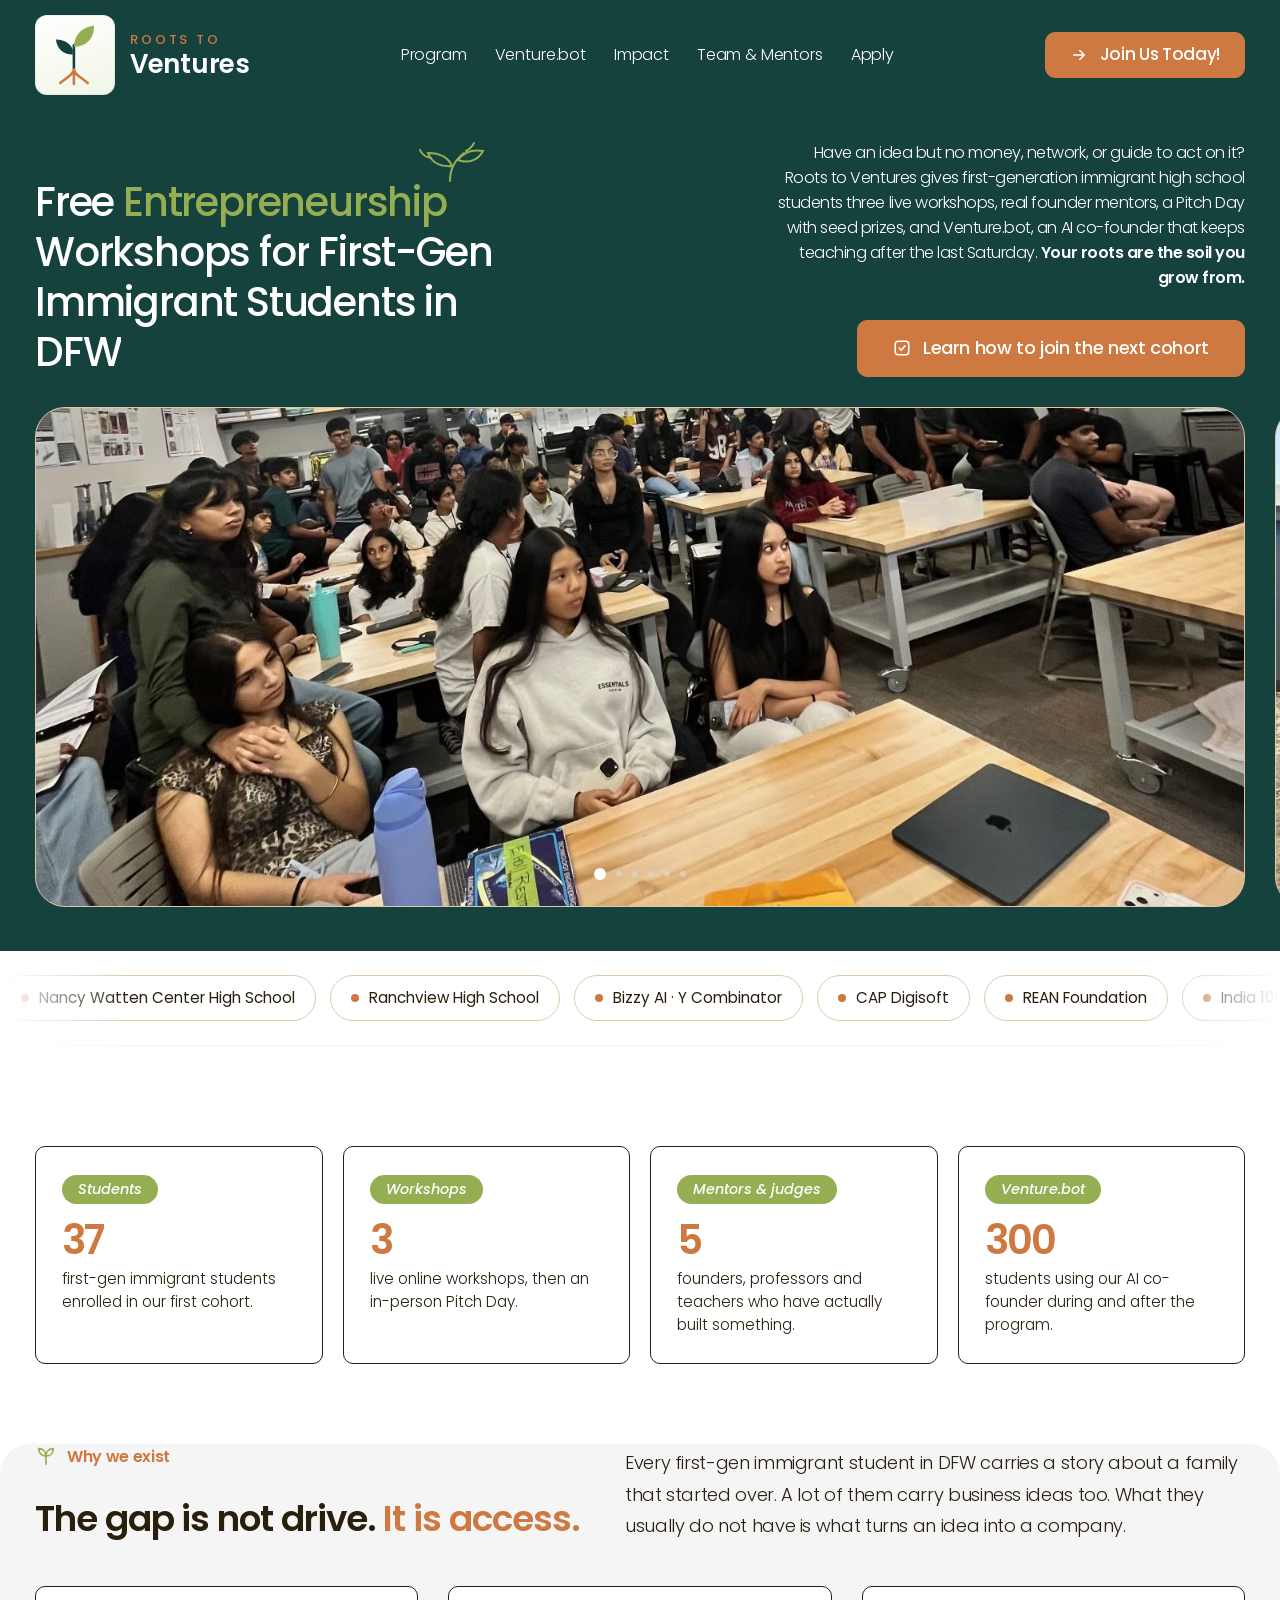
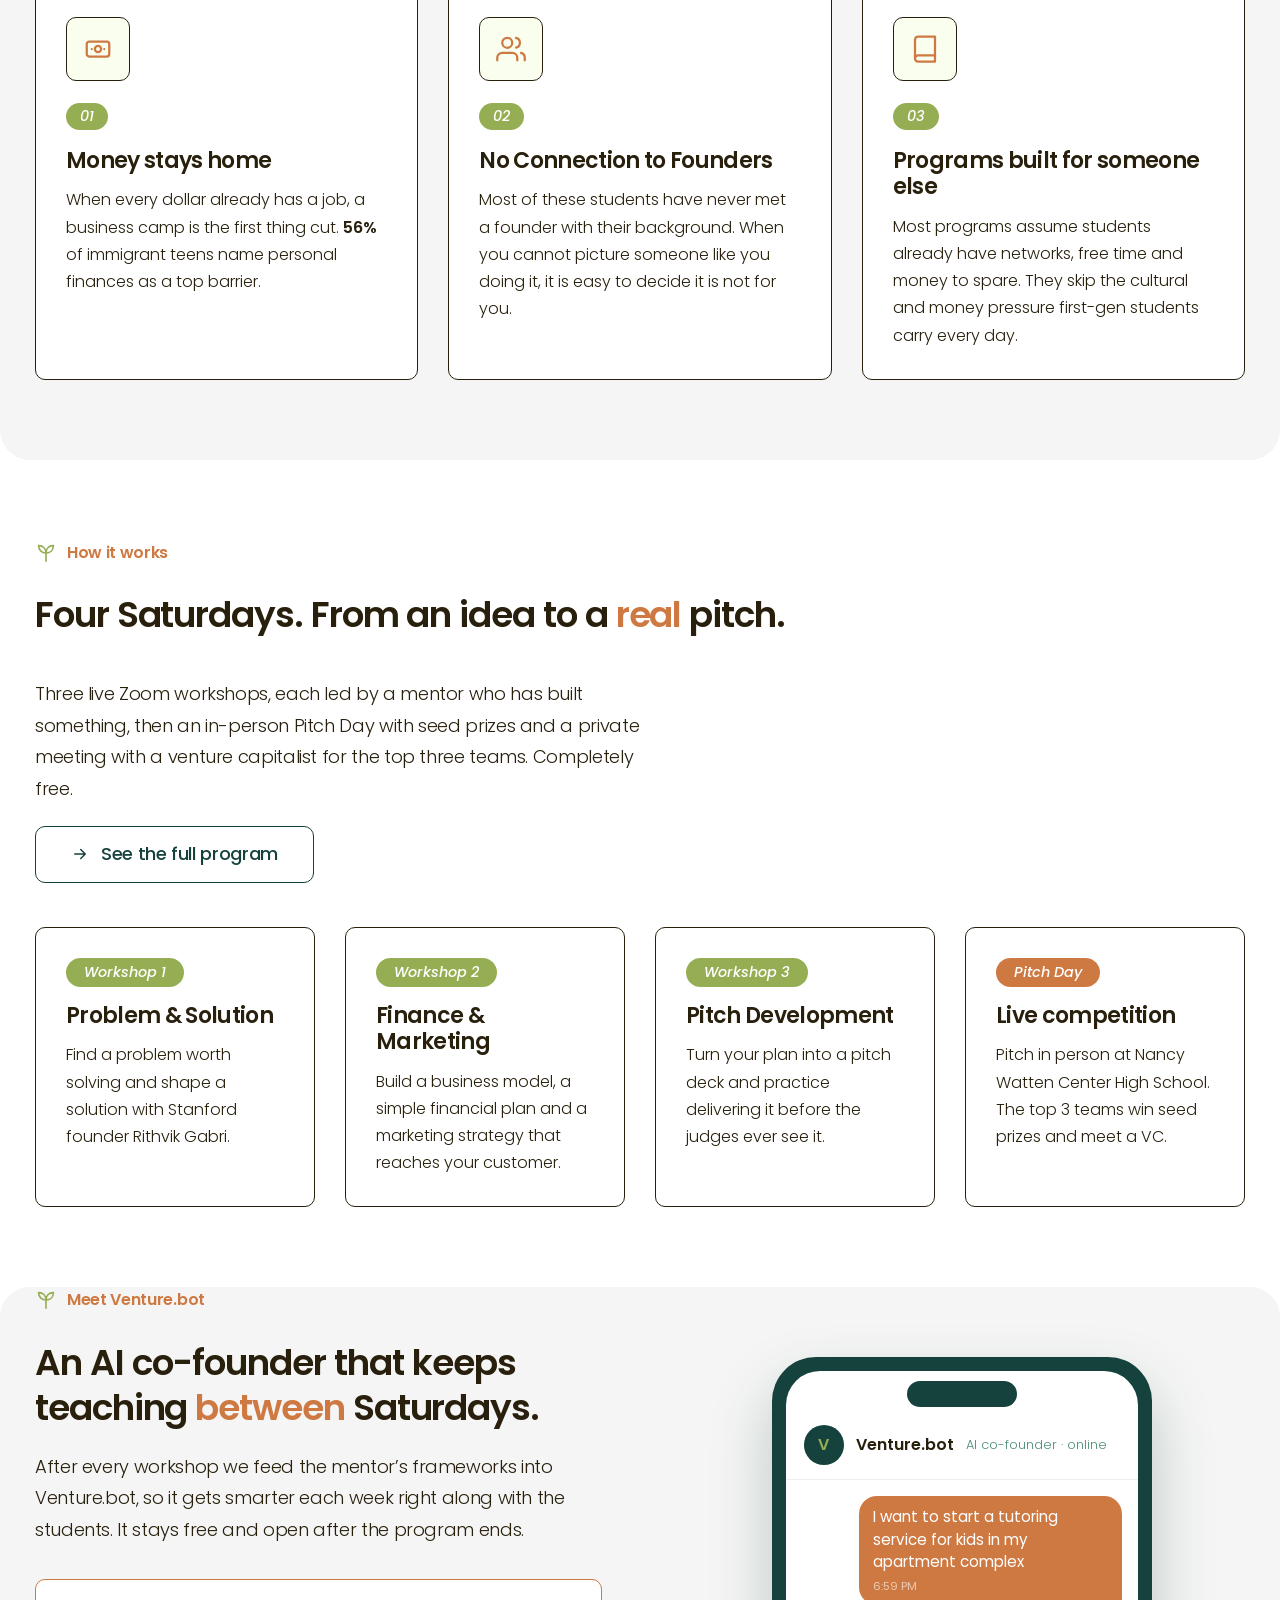
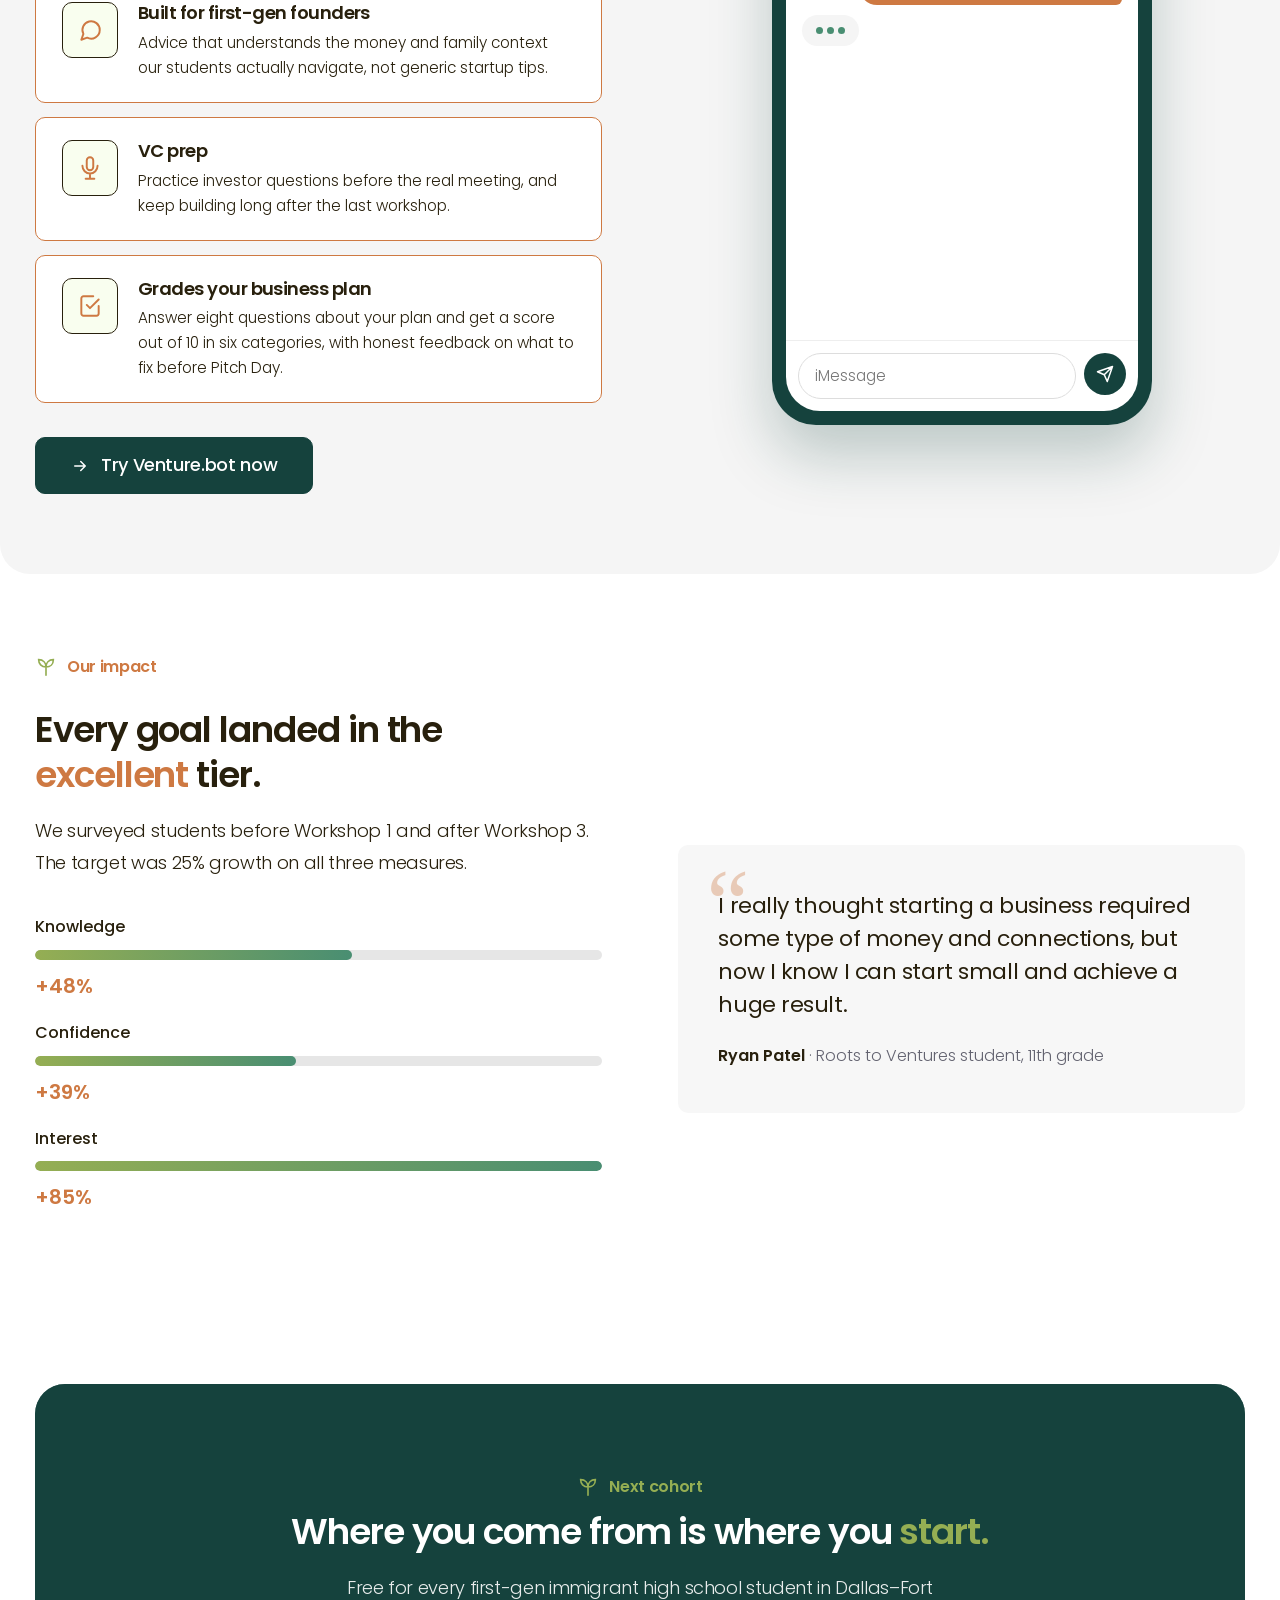
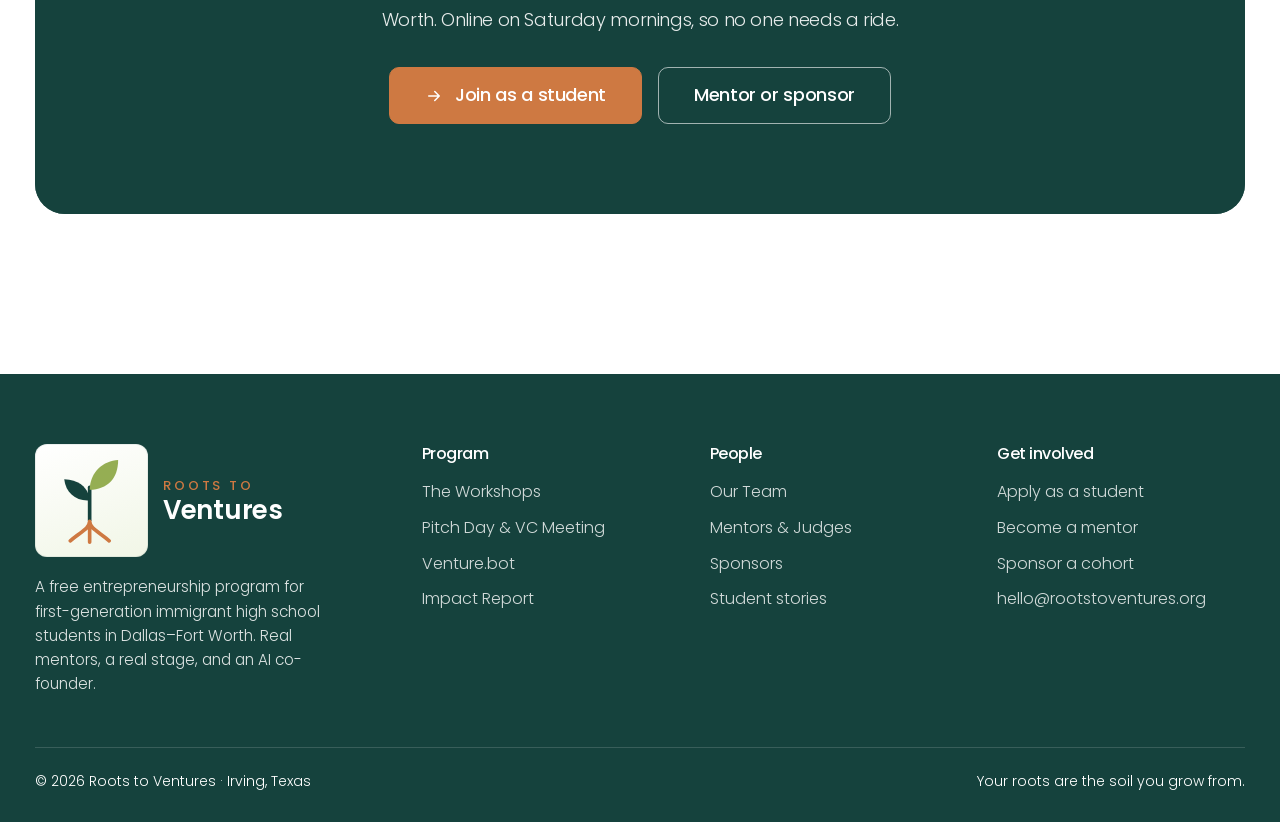
<file: index.html>
<!DOCTYPE html>
<html lang="en">
<head>
<meta charset="UTF-8">
<meta name="viewport" content="width=device-width, initial-scale=1.0">
<title>Roots to Ventures — Free entrepreneurship program for first-gen immigrant high school students in DFW</title>
<meta name="description" content="Roots to Ventures is a free, four-week entrepreneurship program for first-generation immigrant high school students across Dallas–Fort Worth: three live workshops, real mentors, a live Pitch Day with seed prizes, and Venture.bot, an AI co-founder.">
<meta property="og:title" content="Roots to Ventures — Free entrepreneurship program for first-gen immigrant students">
<meta property="og:description" content="Roots to Ventures is a free, four-week entrepreneurship program for first-generation immigrant high school students across Dallas–Fort Worth: three live workshops, real mentors, a live Pitch Day with seed prizes, and Venture.bot, an AI co-founder.">
<meta property="og:type" content="website">
<link rel="icon" href="data:image/svg+xml,%3Csvg xmlns=%22http://www.w3.org/2000/svg%22 viewBox=%220 0 1024 1024%22%3E%3Crect width=%221024%22 height=%221024%22 rx=%22230%22 fill=%22%2315423d%22/%3E%3Cg transform=%22translate(-32 -34)%22 fill=%22none%22 stroke-width=%2226%22 stroke-linecap=%22round%22 stroke-linejoin=%22round%22%3E%3Cpath d=%22M533 448V682%22 stroke=%22%23ffffff%22/%3E%3Cpath d=%22M533 690C530 742 470 764 395 828M533 690V838M533 690C536 742 598 764 672 828%22 stroke=%22%23ce7942%22/%3E%3Cpath d=%22M352 390C452 391 506 446 522 492V541C428 543 362 482 352 390Z%22 fill=%22%23ffffff%22 stroke=%22none%22/%3E%3Cpath d=%22M533 465C537 332 632 258 736 252C736 384 660 461 533 465Z%22 fill=%22%2395ae53%22 stroke=%22none%22/%3E%3C/g%3E%3C/svg%3E">
<link rel="preconnect" href="https://fonts.googleapis.com">
<link rel="preconnect" href="https://fonts.gstatic.com" crossorigin>
<link href="https://fonts.googleapis.com/css2?family=Poppins:ital,wght@0,300;0,400;0,500;0,600;0,700;1,400;1,500&display=swap" rel="stylesheet">
<link rel="stylesheet" href="assets/css/styles.css">
<noscript><style>.reveal, .reveal-words .w span { opacity: 1 !important; transform: none !important; }</style></noscript>
</head>
<body>
<div class="scroll-progress"></div>

<header class="nav">
  <div class="container nav-inner">
    <a class="brand" href="index.html" aria-label="Roots to Ventures home">
      <span class="brand-mark"><svg viewBox="222 224 644 644" fill="none" stroke-width="26" stroke-linecap="round" stroke-linejoin="round" aria-hidden="true"><path d="M533 448V682" stroke="#15423d"/><path d="M533 690C530 742 470 764 395 828M533 690V838M533 690C536 742 598 764 672 828" stroke="#ce7942"/><path d="M352 390C452 391 506 446 522 492V541C428 543 362 482 352 390Z" fill="#15423d" stroke="none"/><path d="M533 465C537 332 632 258 736 252C736 384 660 461 533 465Z" fill="#95ae53" stroke="none"/></svg></span>
      <span class="brand-text"><small>Roots to</small>Ventures</span>
    </a>
    <nav class="nav-links" aria-label="Primary">
      <a href="program.html">Program</a>
      <a href="venture-bot.html">Venture.bot</a>
      <a href="impact.html">Impact</a>
      <a href="team.html">Team &amp; Mentors</a>
      <a href="apply.html">Apply</a>
    </nav>
    <div class="nav-cta">
      <a class="btn btn-ghost" href="venture-bot.html">Try Venture.bot</a>
      <a class="btn btn-primary" href="apply.html">Join Us Today! <svg viewBox="0 0 24 24" fill="none" stroke="currentColor" stroke-width="2" stroke-linecap="round" stroke-linejoin="round"><path d="M5 12h14M13 6l6 6-6 6"/></svg></a>
      <button class="nav-toggle" aria-label="Menu" aria-expanded="false"><span></span><span></span><span></span></button>
    </div>
  </div>
</header>
<main>
<!-- ============ HERO ============ -->
<section class="hero">
  <div class="container">
    <div class="hero-top">
      <div class="hero-left">
        <h1 class="display h-xl reveal-words">Free <em>Entrepreneurship</em> Workshops for First-Gen Immigrant Students in DFW</h1>
      </div>
      <div class="hero-right">
        <p class="lead reveal" data-delay="1">Have an idea but no money, network, or guide to act on it? Roots to Ventures gives first-generation immigrant high school students three live workshops, real founder mentors, a Pitch Day with seed prizes, and Venture.bot, an AI co-founder that keeps teaching after the last Saturday. <strong>Your roots are the soil you grow from.</strong></p>
        <div class="btn-group reveal" data-delay="2">
          <a class="btn btn-primary btn-lg" href="apply.html"><svg viewBox="0 0 24 24" fill="none" stroke="currentColor" stroke-width="2" stroke-linecap="round" stroke-linejoin="round"><rect x="3" y="3" width="18" height="18" rx="4"/><path d="M8 12l3 3 5-6"/></svg> Learn how to join the next cohort</a>
        </div>
      </div>
    </div>
    <div class="carousel" data-rotator data-interval="7000" aria-roledescription="carousel" aria-label="Photos from the Roots to Ventures program">
      <div class="carousel-viewport">
        <div class="carousel-track">
          <div class="hero-slide" data-src="assets/img/hero/workshop-room.jpg" data-caption="Students at a Roots to Ventures workshop" style="background-position:center 52%"></div>
          <div class="hero-slide" data-src="assets/img/hero/trio-pitch-day.jpg" data-caption="Three student founders on Pitch Day" style="background-position:center 22%"></div>
          <div class="hero-slide" data-src="assets/img/hero/team-five.jpg" data-caption="A student team on Pitch Day" style="background-position:center 30%"></div>
          <div class="hero-slide" data-src="assets/img/hero/team-four.jpg" data-caption="A four-person student team" style="background-position:center 30%"></div>
          <div class="hero-slide" data-src="assets/img/hero/student-presenting.jpg" data-caption="A student presenting his idea" style="background-position:center 26%"></div>
          <div class="hero-slide" data-src="assets/img/hero/workshop-crowd.jpg" data-caption="A packed Roots to Ventures workshop" style="background-position:center 75%"></div>
        </div>
      </div>
      <div class="hero-dots" aria-label="Choose slide"></div>
    </div>
  </div>
</section>

<!-- ============ MARQUEE ============ -->
<div class="marquee" aria-hidden="true">
  <div class="marquee-track">
    <span class="marquee-item"><i></i>Nancy Watten Center High School</span>
    <span class="marquee-item"><i></i>Ranchview High School</span>
    <span class="marquee-item"><i></i>Bizzy AI · Y Combinator</span>
    <span class="marquee-item"><i></i>CAP Digisoft</span>
    <span class="marquee-item"><i></i>REAN Foundation</span>
    <span class="marquee-item"><i></i>India 101 Restaurant</span>
    <span class="marquee-item"><i></i>Kumon Math and Reading Center</span>
    <span class="marquee-item"><i></i>Patel Brothers Grocery</span>
    <span class="marquee-item"><i></i>Pear VC</span>
    <span class="marquee-item"><i></i>Foundation Capital</span>
    <span class="marquee-item"><i></i>Nancy Watten Center High School</span>
    <span class="marquee-item"><i></i>Ranchview High School</span>
    <span class="marquee-item"><i></i>Bizzy AI · Y Combinator</span>
  </div>
</div>

<!-- ============ STATS ============ -->

<!-- ============ AT A GLANCE ============ -->
<section class="section" style="padding-top:clamp(60px,8vw,100px)">
  <div class="container">
    <div class="stats reveal">
      <div class="stat"><span class="tag">Students</span><span class="num"><span data-count="39">0</span></span><span class="lbl">first-gen immigrant students enrolled in our first cohort.</span></div>
      <div class="stat"><span class="tag">Workshops</span><span class="num"><span data-count="3">0</span></span><span class="lbl">live online workshops, then an in-person Pitch Day.</span></div>
      <div class="stat"><span class="tag">Mentors &amp; judges</span><span class="num"><span data-count="5">0</span></span><span class="lbl">founders, professors and teachers who have actually built something.</span></div>
      <div class="stat"><span class="tag">Venture.bot</span><span class="num"><span data-count="312">0</span></span><span class="lbl">students using our AI co-founder during and after the program.</span></div>
    </div>
  </div>
</section>

<!-- ============ WHY ============ -->
<section class="section light" id="why">
  <div class="container">
    <div class="section-head split">
      <div>
        <span class="eyebrow reveal">Why we exist</span>
        <h2 class="display h-lg reveal-words" style="margin-top:18px">The gap is not drive. <em>It is access.</em></h2>
      </div>
      <p class="lead reveal" data-delay="1">Every first-gen immigrant student in DFW carries a story about a family that started over. A lot of them carry business ideas too. What they usually do not have is what turns an idea into a company.</p>
    </div>
    <div class="grid g3">
      <article class="card reveal" data-tilt>
        <div class="icon"><svg viewBox="0 0 24 24" fill="none" stroke="currentColor" stroke-width="1.8" stroke-linecap="round" stroke-linejoin="round"><rect x="3" y="6" width="18" height="12" rx="2"/><circle cx="12" cy="12" r="2.5"/><path d="M7 12h.01M17 12h.01"/></svg></div>
        <span class="idx">01</span>
        <h3>Money stays home</h3>
        <p>When every dollar already has a job, a business camp is the first thing cut. <strong style="color:var(--ink)">56%</strong> of immigrant teens name personal finances as a top barrier.</p>
      </article>
      <article class="card reveal" data-delay="1" data-tilt>
        <div class="icon"><svg viewBox="0 0 24 24" fill="none" stroke="currentColor" stroke-width="1.8" stroke-linecap="round" stroke-linejoin="round"><path d="M17 21v-2a4 4 0 0 0-4-4H5a4 4 0 0 0-4 4v2"/><circle cx="9" cy="7" r="4"/><path d="M23 21v-2a4 4 0 0 0-3-3.9"/><path d="M16 3.1a4 4 0 0 1 0 7.8"/></svg></div>
        <span class="idx">02</span>
        <h3>No Connection to Founders</h3>
        <p>Most of these students have never met a founder with their background. When you cannot picture someone like you doing it, it is easy to decide it is not for you.</p>
      </article>
      <article class="card reveal" data-delay="2" data-tilt>
        <div class="icon"><svg viewBox="0 0 24 24" fill="none" stroke="currentColor" stroke-width="1.8" stroke-linecap="round" stroke-linejoin="round"><path d="M4 19.5A2.5 2.5 0 0 1 6.5 17H20"/><path d="M6.5 2H20v20H6.5A2.5 2.5 0 0 1 4 19.5v-15A2.5 2.5 0 0 1 6.5 2z"/></svg></div>
        <span class="idx">03</span>
        <h3>Programs built for someone else</h3>
        <p>Most programs assume students already have networks, free time and money to spare. They skip the cultural and money pressure first-gen students carry every day.</p>
      </article>
    </div>
  </div>
</section>

<!-- ============ HOW IT WORKS ============ -->
<section class="section" id="program">
  <div class="container">
    <div class="section-head split">
      <div>
        <span class="eyebrow reveal">How it works</span>
        <h2 class="display h-lg reveal-words" style="margin-top:18px">Four Saturdays. From an idea to a <em>real</em> pitch.</h2>
      </div>
      <div class="reveal" data-delay="1">
        <p class="lead" style="margin-bottom:22px">Three live Zoom workshops, each led by a mentor who has built something, then an in-person Pitch Day with seed prizes and a private meeting with a venture capitalist for the top three teams. Completely free.</p>
        <a class="btn btn-ghost" href="program.html">See the full program <svg viewBox="0 0 24 24" fill="none" stroke="currentColor" stroke-width="2" stroke-linecap="round" stroke-linejoin="round"><path d="M5 12h14M13 6l6 6-6 6"/></svg></a>
      </div>
    </div>
    <div class="grid g4">
      <article class="card reveal" data-tilt>
        <span class="badge lime">Workshop 1</span>
        <h3 style="margin-top:16px">Problem &amp; Solution</h3>
        <p>Find a problem worth solving and shape a solution with Stanford founder Rithvik Gabri.</p>
      </article>
      <article class="card reveal" data-delay="1" data-tilt>
        <span class="badge lime">Workshop 2</span>
        <h3 style="margin-top:16px">Finance &amp; Marketing</h3>
        <p>Build a business model, a simple financial plan and a marketing strategy that reaches your customer.</p>
      </article>
      <article class="card reveal" data-delay="2" data-tilt>
        <span class="badge lime">Workshop 3</span>
        <h3 style="margin-top:16px">Pitch Development</h3>
        <p>Turn your plan into a pitch deck and practice delivering it before the judges ever see it.</p>
      </article>
      <article class="card reveal" data-delay="3" data-tilt>
        <span class="badge amber">Pitch Day</span>
        <h3 style="margin-top:16px">Live competition</h3>
        <p>Pitch in person at Nancy Watten Center High School. The top 3 teams win seed prizes and meet a VC.</p>
      </article>
    </div>
  </div>
</section>

<!-- ============ VENTURE.BOT ============ -->
<section class="section light" id="venture-bot">
  <div class="container">
    <div class="grid g2" style="gap:clamp(40px,6vw,90px);align-items:center">
      <div>
        <span class="eyebrow reveal">Meet Venture.bot</span>
        <h2 class="display h-lg reveal-words" style="margin:18px 0 20px">An AI co-founder that keeps teaching <em>between</em> Saturdays.</h2>
        <p class="lead reveal" data-delay="1" style="margin-bottom:34px">After every workshop we feed the mentor’s frameworks into Venture.bot, so it gets smarter each week right along with the students. It stays free and open after the program ends.</p>
        <div class="feature-list reveal" data-delay="2">
          <div class="feature">
            <div class="icon"><svg viewBox="0 0 24 24" fill="none" stroke="currentColor" stroke-width="1.8" stroke-linecap="round" stroke-linejoin="round"><path d="M21 12a8 8 0 0 1-11.6 7.1L4 21l1.9-5.4A8 8 0 1 1 21 12z"/></svg></div>
            <div><h3>Built for first-gen founders</h3><p>Advice that understands the money and family context our students actually navigate, not generic startup tips.</p></div>
          </div>
          <div class="feature">
            <div class="icon"><svg viewBox="0 0 24 24" fill="none" stroke="currentColor" stroke-width="1.8" stroke-linecap="round" stroke-linejoin="round"><rect x="9" y="2" width="6" height="12" rx="3"/><path d="M5 10a7 7 0 0 0 14 0M12 17v5M8 22h8"/></svg></div>
            <div><h3>VC prep</h3><p>Practice investor questions before the real meeting, and keep building long after the last workshop.</p></div>
          </div>
          <div class="feature">
            <div class="icon"><svg viewBox="0 0 24 24" fill="none" stroke="currentColor" stroke-width="1.8" stroke-linecap="round" stroke-linejoin="round"><path d="M9 11l3 3 8-8"/><path d="M20 12v7a2 2 0 0 1-2 2H6a2 2 0 0 1-2-2V5a2 2 0 0 1 2-2h9"/></svg></div>
            <div><h3>Grades your business plan</h3><p>Answer eight questions about your plan and get a score out of 10 in six categories, with honest feedback on what to fix before Pitch Day.</p></div>
          </div>
        </div>
        <div class="btn-group" style="margin-top:34px">
          <a class="btn btn-dark btn-lg reveal" data-delay="3" href="venture-bot.html">Try Venture.bot now <svg viewBox="0 0 24 24" fill="none" stroke="currentColor" stroke-width="2" stroke-linecap="round" stroke-linejoin="round"><path d="M5 12h14M13 6l6 6-6 6"/></svg></a>
        </div>
      </div>
      <div class="reveal" data-delay="1">
        <div class="phone">
          <div class="phone-screen">
            <div class="chat-header">
              <div class="chat-avatar">V</div>
              <div class="name">Venture.bot</div>
              <div class="sub">AI co-founder · online</div>
            </div>
            <div class="chat-body" data-chat data-intro='[["me","I want to start a tutoring service for kids in my apartment complex"],["bot","Love it. Let&#39;s pressure-test it the way Rithvik did in Workshop 1: <b>who</b> has this problem, <b>how often</b>, and what do they do about it today?"],["me","Parents who work weekends. They can&#39;t afford the big tutoring centers."],["bot","That&#39;s a real gap. Next: what would a family pay per session, and what does it cost you to deliver it? Let&#39;s sketch the numbers before Workshop 2."]]'></div>
            <form class="chat-input"><input type="text" placeholder="iMessage" aria-label="Message Venture.bot"><button type="submit" aria-label="Send"><svg viewBox="0 0 24 24" fill="none" stroke="currentColor" stroke-width="2" stroke-linecap="round" stroke-linejoin="round"><path d="M22 2L11 13M22 2l-7 20-4-9-9-4z"/></svg></button></form>
          </div>
        </div>
      </div>
    </div>
  </div>
</section>

<!-- ============ IMPACT SNAPSHOT ============ -->
<section class="section" id="impact">
  <div class="container">
    <div class="grid g2" style="gap:clamp(40px,6vw,90px);align-items:center">
      <div>
        <span class="eyebrow reveal">Our impact</span>
        <h2 class="display h-lg reveal-words" style="margin-top:18px">Every goal landed in the <em>excellent</em> tier.</h2>
        <p class="lead reveal" data-delay="1" style="margin-top:18px">We surveyed students before Workshop 1 and after Workshop 3. The target was 25% growth on all three measures.</p>
        <div class="growth reveal" data-delay="2" style="margin-top:36px">
          <div class="row"><span class="lbl">Knowledge</span><div class="bar"><span style="--w:56%"></span></div><span class="val">+48%</span></div>
          <div class="row"><span class="lbl">Confidence</span><div class="bar"><span style="--w:46%"></span></div><span class="val">+39%</span></div>
          <div class="row"><span class="lbl">Interest</span><div class="bar"><span style="--w:100%"></span></div><span class="val">+85%</span></div>
        </div>
        <div class="btn-group" style="margin-top:34px">
          <a class="btn btn-ghost reveal" data-delay="3" href="impact.html">Read the full impact report <svg viewBox="0 0 24 24" fill="none" stroke="currentColor" stroke-width="2" stroke-linecap="round" stroke-linejoin="round"><path d="M5 12h14M13 6l6 6-6 6"/></svg></a>
        </div>
      </div>
      <div class="quote reveal" data-delay="1">
        <blockquote>I really thought starting a business required some type of money and connections, but now I know I can start small and achieve a huge result.</blockquote>
        <cite><b>Ryan Patel</b> · Roots to Ventures student, 11th grade</cite>
      </div>
    </div>
  </div>
</section>

<!-- ============ CTA ============ -->
<section class="section">
  <div class="container">
    <div class="cta reveal">
      <div class="bg" style="background-image:url('https://images.unsplash.com/photo-1515187029135-18ee286d815b?w=2000&q=80&auto=format&fit=crop')"></div>
      <div class="shade"></div>
      <div class="container">
      <span class="eyebrow">Next cohort</span>
      <h2 class="display h-lg">Where you come from is where you <em>start.</em></h2>
      <p class="lead">Free for every first-gen immigrant high school student in Dallas–Fort Worth. Online on Saturday mornings, so no one needs a ride.</p>
      <div class="btn-group" style="justify-content:center">
        <a class="btn btn-primary btn-lg" href="apply.html">Join as a student <svg viewBox="0 0 24 24" fill="none" stroke="currentColor" stroke-width="2" stroke-linecap="round" stroke-linejoin="round"><path d="M5 12h14M13 6l6 6-6 6"/></svg></a>
        <a class="btn btn-ghost btn-lg" href="apply.html#mentor">Mentor or sponsor</a>
      </div>
      </div>
    </div>
  </div>
</section>
</main>
<footer class="footer">
  <div class="container">
    <p class="big">Roots to Ventures</p>
    <div class="footer-grid">
      <div>
        <a class="brand" href="index.html"><span class="brand-mark"><svg viewBox="222 224 644 644" fill="none" stroke-width="26" stroke-linecap="round" stroke-linejoin="round" aria-hidden="true"><path d="M533 448V682" stroke="#15423d"/><path d="M533 690C530 742 470 764 395 828M533 690V838M533 690C536 742 598 764 672 828" stroke="#ce7942"/><path d="M352 390C452 391 506 446 522 492V541C428 543 362 482 352 390Z" fill="#15423d" stroke="none"/><path d="M533 465C537 332 632 258 736 252C736 384 660 461 533 465Z" fill="#95ae53" stroke="none"/></svg></span><span class="brand-text"><small>Roots to</small>Ventures</span></a>
        <p style="color:var(--muted);margin-top:18px;max-width:34ch;font-size:0.95rem">A free entrepreneurship program for first-generation immigrant high school students in Dallas–Fort Worth. Real mentors, a real stage, and an AI co-founder.</p>
      </div>
      <div>
        <h4>Program</h4>
        <ul>
          <li><a href="program.html">The Workshops</a></li>
          <li><a href="program.html#pitch-day">Pitch Day &amp; VC Meeting</a></li>
          <li><a href="venture-bot.html">Venture.bot</a></li>
          <li><a href="impact.html">Impact Report</a></li>
        </ul>
      </div>
      <div>
        <h4>People</h4>
        <ul>
          <li><a href="team.html">Our Team</a></li>
          <li><a href="team.html#mentors">Mentors &amp; Judges</a></li>
          <li><a href="team.html#sponsors">Sponsors</a></li>
          <li><a href="impact.html#quotes">Student stories</a></li>
        </ul>
      </div>
      <div>
        <h4>Get involved</h4>
        <ul>
          <li><a href="apply.html">Apply as a student</a></li>
          <li><a href="apply.html#mentor">Become a mentor</a></li>
          <li><a href="apply.html#partner">Sponsor a cohort</a></li>
          <li><a href="mailto:hello@rootstoventures.org">hello@rootstoventures.org</a></li>
        </ul>
      </div>
    </div>
    <div class="footer-bottom">
      <span>© <span data-year></span> Roots to Ventures · Irving, Texas</span>
      <span>Your roots are the soil you grow from.</span>
    </div>
  </div>
</footer>
<script src="assets/js/main.js"></script>
</body>
</html>
</file>
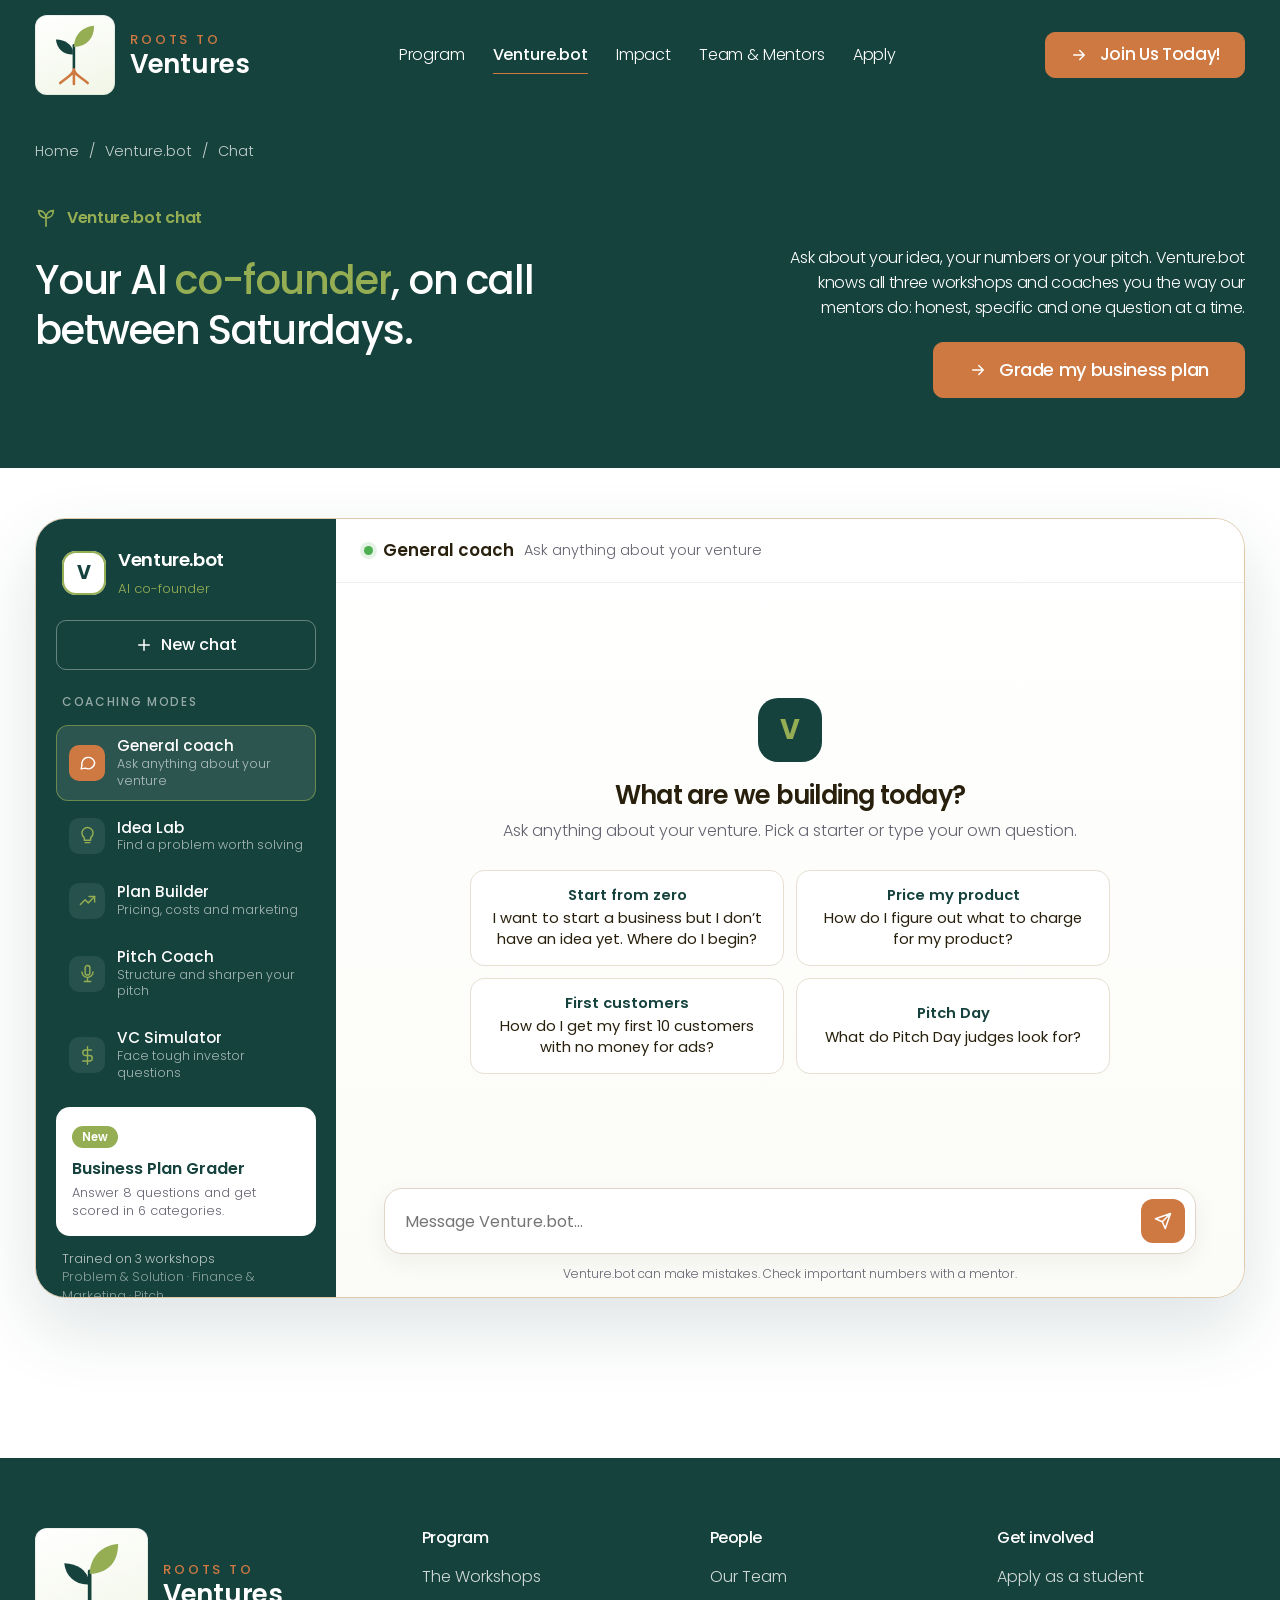
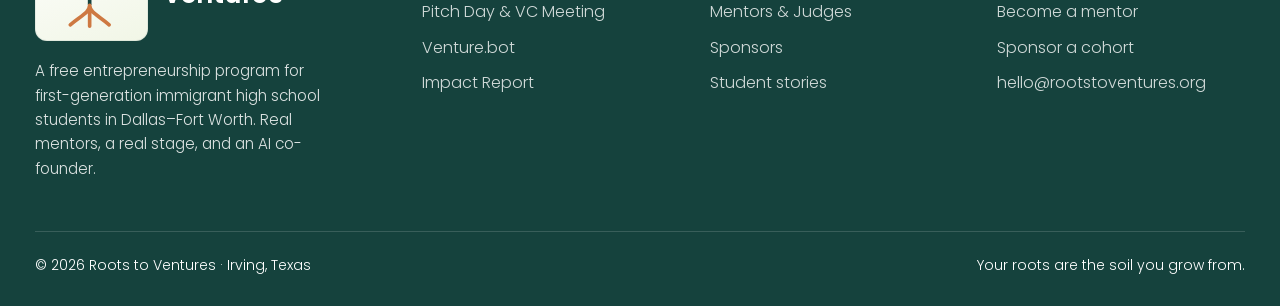
<file: chat.html>
<!DOCTYPE html>
<html lang="en">
<head>
<meta charset="UTF-8">
<meta name="viewport" content="width=device-width, initial-scale=1.0">
<title>Venture.bot Chat — Roots to Ventures</title>
<meta name="description" content="Chat with Venture.bot, the AI co-founder from Roots to Ventures. Coaching on problems, pricing, marketing, pitches and VC questions.">
<meta property="og:title" content="Venture.bot Chat — Roots to Ventures">
<meta property="og:description" content="Chat with Venture.bot, the AI co-founder from Roots to Ventures. Coaching on problems, pricing, marketing, pitches and VC questions.">
<meta property="og:type" content="website">
<link rel="icon" href="data:image/svg+xml,%3Csvg xmlns=%22http://www.w3.org/2000/svg%22 viewBox=%220 0 1024 1024%22%3E%3Crect width=%221024%22 height=%221024%22 rx=%22230%22 fill=%22%2315423d%22/%3E%3Cg transform=%22translate(-32 -34)%22 fill=%22none%22 stroke-width=%2226%22 stroke-linecap=%22round%22 stroke-linejoin=%22round%22%3E%3Cpath d=%22M533 448V682%22 stroke=%22%23ffffff%22/%3E%3Cpath d=%22M533 690C530 742 470 764 395 828M533 690V838M533 690C536 742 598 764 672 828%22 stroke=%22%23ce7942%22/%3E%3Cpath d=%22M352 390C452 391 506 446 522 492V541C428 543 362 482 352 390Z%22 fill=%22%23ffffff%22 stroke=%22none%22/%3E%3Cpath d=%22M533 465C537 332 632 258 736 252C736 384 660 461 533 465Z%22 fill=%22%2395ae53%22 stroke=%22none%22/%3E%3C/g%3E%3C/svg%3E">
<link rel="preconnect" href="https://fonts.googleapis.com">
<link rel="preconnect" href="https://fonts.gstatic.com" crossorigin>
<link href="https://fonts.googleapis.com/css2?family=Poppins:ital,wght@0,300;0,400;0,500;0,600;0,700;1,400;1,500&display=swap" rel="stylesheet">
<link rel="stylesheet" href="assets/css/styles.css">
<link rel="stylesheet" href="assets/css/venturebot.css">
<noscript><style>.reveal, .reveal-words .w span { opacity: 1 !important; transform: none !important; }</style></noscript>
</head>
<body>
<div class="scroll-progress"></div>

<header class="nav">
  <div class="container nav-inner">
    <a class="brand" href="index.html" aria-label="Roots to Ventures home">
      <span class="brand-mark"><svg viewBox="222 224 644 644" fill="none" stroke-width="26" stroke-linecap="round" stroke-linejoin="round" aria-hidden="true"><path d="M533 448V682" stroke="#15423d"/><path d="M533 690C530 742 470 764 395 828M533 690V838M533 690C536 742 598 764 672 828" stroke="#ce7942"/><path d="M352 390C452 391 506 446 522 492V541C428 543 362 482 352 390Z" fill="#15423d" stroke="none"/><path d="M533 465C537 332 632 258 736 252C736 384 660 461 533 465Z" fill="#95ae53" stroke="none"/></svg></span>
      <span class="brand-text"><small>Roots to</small>Ventures</span>
    </a>
    <nav class="nav-links" aria-label="Primary">
      <a href="program.html">Program</a>
      <a href="venture-bot.html" class="active">Venture.bot</a>
      <a href="impact.html">Impact</a>
      <a href="team.html">Team &amp; Mentors</a>
      <a href="apply.html">Apply</a>
    </nav>
    <div class="nav-cta">
      <a class="btn btn-ghost" href="venture-bot.html">Try Venture.bot</a>
      <a class="btn btn-primary" href="apply.html">Join Us Today! <svg viewBox="0 0 24 24" fill="none" stroke="currentColor" stroke-width="2" stroke-linecap="round" stroke-linejoin="round"><path d="M5 12h14M13 6l6 6-6 6"/></svg></a>
      <button class="nav-toggle" aria-label="Menu" aria-expanded="false"><span></span><span></span><span></span></button>
    </div>
  </div>
</header>
<main>
<section class="page-hero">
  <div class="glow"></div><div class="glow amber"></div>
  <div class="container">
    <div class="breadcrumb reveal"><a href="index.html">Home</a><span>/</span><a href="venture-bot.html">Venture.bot</a><span>/</span><span>Chat</span></div>
    <span class="eyebrow reveal" style="margin-top:28px">Venture.bot chat</span>
    <h1 class="display h-xl reveal-words">Your AI <em>co-founder</em>, on call between Saturdays.</h1>
    <p class="lead reveal" data-delay="2">Ask about your idea, your numbers or your pitch. Venture.bot knows all three workshops and coaches you the way our mentors do: honest, specific and one question at a time.</p>
    <div class="btn-group reveal" data-delay="3"><a class="btn btn-primary" href="grader.html">Grade my business plan <svg viewBox="0 0 24 24" fill="none" stroke="currentColor" stroke-width="2" stroke-linecap="round" stroke-linejoin="round"><path d="M5 12h14M13 6l6 6-6 6"/></svg></a></div>
  </div>
</section>

<section class="section vb-section">
  <div class="container">
    <div class="vb-app" data-vb-chat>
      <aside class="vb-side">
        <div class="vb-side-brand"><div class="vb-logo">V</div><div><b>Venture.bot</b><span>AI co-founder</span></div></div>
        <button class="vb-new" type="button" data-vb-new><svg viewBox="0 0 24 24" fill="none" stroke="currentColor" stroke-width="2" stroke-linecap="round"><path d="M12 5v14M5 12h14"/></svg>New chat</button>
        <div class="vb-side-label">Coaching modes</div>
        <nav class="vb-modes">
          <button class="vb-mode active" type="button" data-mode="" data-name="General coach" data-desc="Ask anything about your venture"><span class="ic"><svg viewBox="0 0 24 24" fill="none" stroke="currentColor" stroke-width="1.8" stroke-linecap="round" stroke-linejoin="round"><path d="M21 12a8 8 0 0 1-11.6 7.1L4 20l1-4.6A8 8 0 1 1 21 12z"/></svg></span><span><b>General coach</b><small>Ask anything about your venture</small></span></button>
          <button class="vb-mode" type="button" data-mode="idea" data-name="Idea Lab" data-desc="Find a problem worth solving"><span class="ic"><svg viewBox="0 0 24 24" fill="none" stroke="currentColor" stroke-width="1.8" stroke-linecap="round" stroke-linejoin="round"><path d="M12 2a7 7 0 0 1 7 7c0 3-2 5-3 6v3H8v-3c-1-1-3-3-3-6a7 7 0 0 1 7-7z"/><path d="M9 21h6"/></svg></span><span><b>Idea Lab</b><small>Find a problem worth solving</small></span></button>
          <button class="vb-mode" type="button" data-mode="plan" data-name="Plan Builder" data-desc="Pricing, costs and marketing"><span class="ic"><svg viewBox="0 0 24 24" fill="none" stroke="currentColor" stroke-width="1.8" stroke-linecap="round" stroke-linejoin="round"><path d="M3 17l6-6 4 4 8-8"/><path d="M14 7h7v7"/></svg></span><span><b>Plan Builder</b><small>Pricing, costs and marketing</small></span></button>
          <button class="vb-mode" type="button" data-mode="pitch" data-name="Pitch Coach" data-desc="Structure and sharpen your pitch"><span class="ic"><svg viewBox="0 0 24 24" fill="none" stroke="currentColor" stroke-width="1.8" stroke-linecap="round" stroke-linejoin="round"><rect x="9" y="2" width="6" height="12" rx="3"/><path d="M5 10a7 7 0 0 0 14 0M12 17v5M8 22h8"/></svg></span><span><b>Pitch Coach</b><small>Structure and sharpen your pitch</small></span></button>
          <button class="vb-mode" type="button" data-mode="vc" data-name="VC Simulator" data-desc="Face tough investor questions"><span class="ic"><svg viewBox="0 0 24 24" fill="none" stroke="currentColor" stroke-width="1.8" stroke-linecap="round" stroke-linejoin="round"><path d="M12 1v22M17 5H9.5a3.5 3.5 0 0 0 0 7h5a3.5 3.5 0 0 1 0 7H6"/></svg></span><span><b>VC Simulator</b><small>Face tough investor questions</small></span></button>
        </nav>
        <a class="vb-side-card" href="grader.html">
          <span class="vb-side-card-tag">New</span>
          <b>Business Plan Grader</b>
          <small>Answer 8 questions and get scored in 6 categories.</small>
        </a>
        <div class="vb-side-foot">Trained on 3 workshops<br><span>Problem &amp; Solution · Finance &amp; Marketing · Pitch</span></div>
      </aside>
      <div class="vb-main">
        <div class="vb-top">
          <div class="vb-top-title"><span class="vb-dot"></span><b data-vb-mode-name>General coach</b><span data-vb-mode-desc>Ask anything about your venture</span></div>
        </div>
        <div class="vb-thread" data-vb-thread aria-live="polite"></div>
        <form class="vb-compose" data-vb-form>
          <textarea rows="1" placeholder="Message Venture.bot…" aria-label="Message Venture.bot"></textarea>
          <button type="submit" aria-label="Send"><svg viewBox="0 0 24 24" fill="none" stroke="currentColor" stroke-width="2" stroke-linecap="round" stroke-linejoin="round"><path d="M22 2L11 13M22 2l-7 20-4-9-9-4z"/></svg></button>
        </form>
        <p class="vb-note">Venture.bot can make mistakes. Check important numbers with a mentor.</p>
      </div>
    </div>
  </div>
</section>
</main>
<footer class="footer">
  <div class="container">
    <p class="big">Roots to Ventures</p>
    <div class="footer-grid">
      <div>
        <a class="brand" href="index.html"><span class="brand-mark"><svg viewBox="222 224 644 644" fill="none" stroke-width="26" stroke-linecap="round" stroke-linejoin="round" aria-hidden="true"><path d="M533 448V682" stroke="#15423d"/><path d="M533 690C530 742 470 764 395 828M533 690V838M533 690C536 742 598 764 672 828" stroke="#ce7942"/><path d="M352 390C452 391 506 446 522 492V541C428 543 362 482 352 390Z" fill="#15423d" stroke="none"/><path d="M533 465C537 332 632 258 736 252C736 384 660 461 533 465Z" fill="#95ae53" stroke="none"/></svg></span><span class="brand-text"><small>Roots to</small>Ventures</span></a>
        <p style="color:var(--muted);margin-top:18px;max-width:34ch;font-size:0.95rem">A free entrepreneurship program for first-generation immigrant high school students in Dallas–Fort Worth. Real mentors, a real stage, and an AI co-founder.</p>
      </div>
      <div>
        <h4>Program</h4>
        <ul>
          <li><a href="program.html">The Workshops</a></li>
          <li><a href="program.html#pitch-day">Pitch Day &amp; VC Meeting</a></li>
          <li><a href="venture-bot.html">Venture.bot</a></li>
          <li><a href="impact.html">Impact Report</a></li>
        </ul>
      </div>
      <div>
        <h4>People</h4>
        <ul>
          <li><a href="team.html">Our Team</a></li>
          <li><a href="team.html#mentors">Mentors &amp; Judges</a></li>
          <li><a href="team.html#sponsors">Sponsors</a></li>
          <li><a href="impact.html#quotes">Student stories</a></li>
        </ul>
      </div>
      <div>
        <h4>Get involved</h4>
        <ul>
          <li><a href="apply.html">Apply as a student</a></li>
          <li><a href="apply.html#mentor">Become a mentor</a></li>
          <li><a href="apply.html#partner">Sponsor a cohort</a></li>
          <li><a href="mailto:hello@rootstoventures.org">hello@rootstoventures.org</a></li>
        </ul>
      </div>
    </div>
    <div class="footer-bottom">
      <span>© <span data-year></span> Roots to Ventures · Irving, Texas</span>
      <span>Your roots are the soil you grow from.</span>
    </div>
  </div>
</footer>
<script src="assets/js/main.js"></script>
<script src="assets/js/venturebot.js"></script>
</body>
</html>
</file>
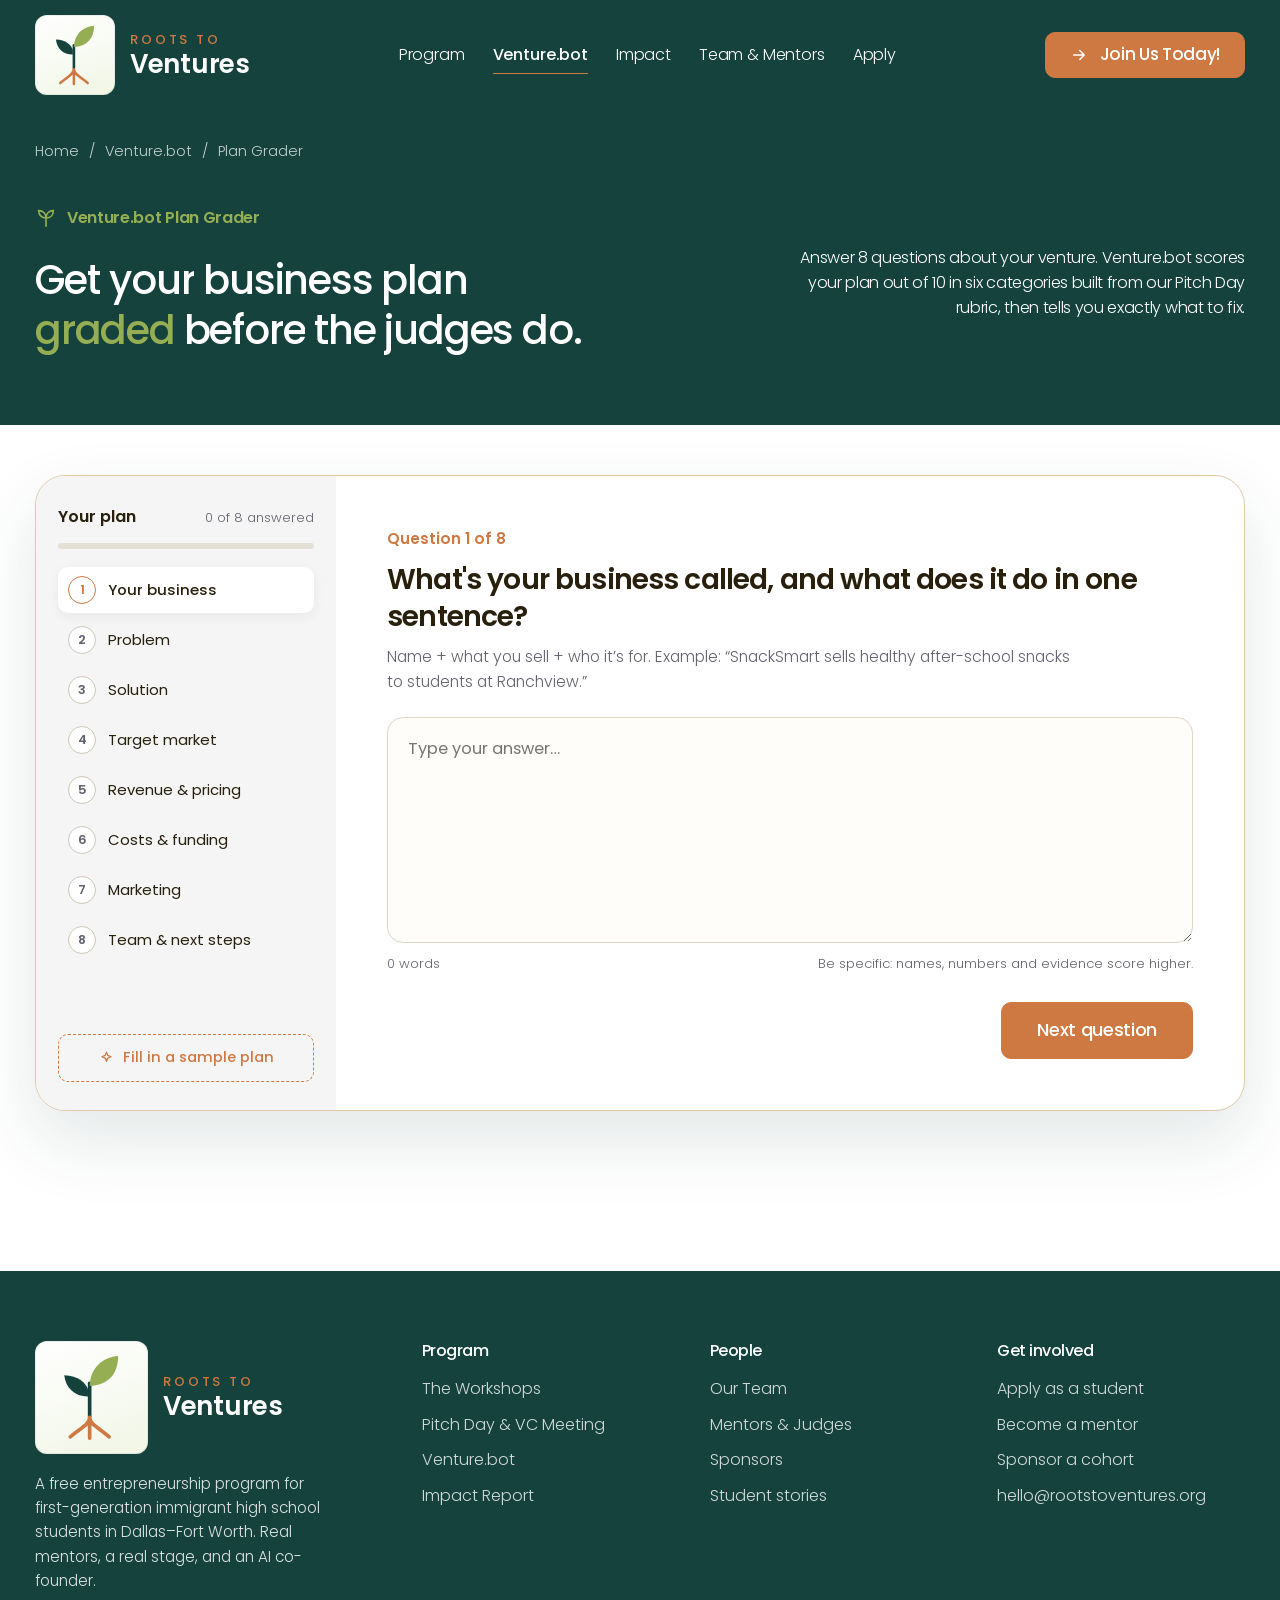
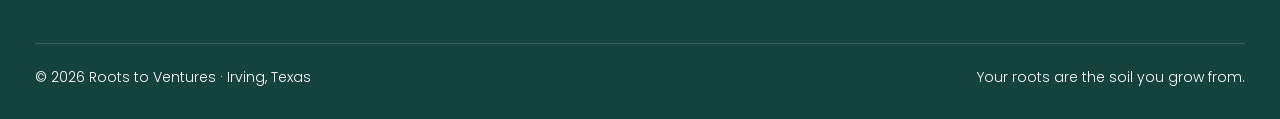
<file: grader.html>
<!DOCTYPE html>
<html lang="en">
<head>
<meta charset="UTF-8">
<meta name="viewport" content="width=device-width, initial-scale=1.0">
<title>Business Plan Grader — Venture.bot | Roots to Ventures</title>
<meta name="description" content="Answer 8 questions about your business and Venture.bot grades your plan out of 10 in six categories, with honest feedback and next steps.">
<meta property="og:title" content="Business Plan Grader — Venture.bot | Roots to Ventures">
<meta property="og:description" content="Answer 8 questions about your business and Venture.bot grades your plan out of 10 in six categories, with honest feedback and next steps.">
<meta property="og:type" content="website">
<link rel="icon" href="data:image/svg+xml,%3Csvg xmlns=%22http://www.w3.org/2000/svg%22 viewBox=%220 0 1024 1024%22%3E%3Crect width=%221024%22 height=%221024%22 rx=%22230%22 fill=%22%2315423d%22/%3E%3Cg transform=%22translate(-32 -34)%22 fill=%22none%22 stroke-width=%2226%22 stroke-linecap=%22round%22 stroke-linejoin=%22round%22%3E%3Cpath d=%22M533 448V682%22 stroke=%22%23ffffff%22/%3E%3Cpath d=%22M533 690C530 742 470 764 395 828M533 690V838M533 690C536 742 598 764 672 828%22 stroke=%22%23ce7942%22/%3E%3Cpath d=%22M352 390C452 391 506 446 522 492V541C428 543 362 482 352 390Z%22 fill=%22%23ffffff%22 stroke=%22none%22/%3E%3Cpath d=%22M533 465C537 332 632 258 736 252C736 384 660 461 533 465Z%22 fill=%22%2395ae53%22 stroke=%22none%22/%3E%3C/g%3E%3C/svg%3E">
<link rel="preconnect" href="https://fonts.googleapis.com">
<link rel="preconnect" href="https://fonts.gstatic.com" crossorigin>
<link href="https://fonts.googleapis.com/css2?family=Poppins:ital,wght@0,300;0,400;0,500;0,600;0,700;1,400;1,500&display=swap" rel="stylesheet">
<link rel="stylesheet" href="assets/css/styles.css">
<link rel="stylesheet" href="assets/css/venturebot.css">
<noscript><style>.reveal, .reveal-words .w span { opacity: 1 !important; transform: none !important; }</style></noscript>
</head>
<body>
<div class="scroll-progress"></div>

<header class="nav">
  <div class="container nav-inner">
    <a class="brand" href="index.html" aria-label="Roots to Ventures home">
      <span class="brand-mark"><svg viewBox="222 224 644 644" fill="none" stroke-width="26" stroke-linecap="round" stroke-linejoin="round" aria-hidden="true"><path d="M533 448V682" stroke="#15423d"/><path d="M533 690C530 742 470 764 395 828M533 690V838M533 690C536 742 598 764 672 828" stroke="#ce7942"/><path d="M352 390C452 391 506 446 522 492V541C428 543 362 482 352 390Z" fill="#15423d" stroke="none"/><path d="M533 465C537 332 632 258 736 252C736 384 660 461 533 465Z" fill="#95ae53" stroke="none"/></svg></span>
      <span class="brand-text"><small>Roots to</small>Ventures</span>
    </a>
    <nav class="nav-links" aria-label="Primary">
      <a href="program.html">Program</a>
      <a href="venture-bot.html" class="active">Venture.bot</a>
      <a href="impact.html">Impact</a>
      <a href="team.html">Team &amp; Mentors</a>
      <a href="apply.html">Apply</a>
    </nav>
    <div class="nav-cta">
      <a class="btn btn-ghost" href="venture-bot.html">Try Venture.bot</a>
      <a class="btn btn-primary" href="apply.html">Join Us Today! <svg viewBox="0 0 24 24" fill="none" stroke="currentColor" stroke-width="2" stroke-linecap="round" stroke-linejoin="round"><path d="M5 12h14M13 6l6 6-6 6"/></svg></a>
      <button class="nav-toggle" aria-label="Menu" aria-expanded="false"><span></span><span></span><span></span></button>
    </div>
  </div>
</header>
<main>
<section class="page-hero">
  <div class="glow"></div><div class="glow amber"></div>
  <div class="container">
    <div class="breadcrumb reveal"><a href="index.html">Home</a><span>/</span><a href="venture-bot.html">Venture.bot</a><span>/</span><span>Plan Grader</span></div>
    <span class="eyebrow reveal" style="margin-top:28px">Venture.bot Plan Grader</span>
    <h1 class="display h-xl reveal-words">Get your business plan <em>graded</em> before the judges do.</h1>
    <p class="lead reveal" data-delay="2">Answer 8 questions about your venture. Venture.bot scores your plan out of 10 in six categories built from our Pitch Day rubric, then tells you exactly what to fix.</p>
  </div>
</section>

<section class="section vb-section">
  <div class="container">
    <div class="pg" data-grader>
      <div class="pg-quiz" data-pg-quiz>
        <aside class="pg-side">
          <div class="pg-side-head"><b>Your plan</b><span data-pg-count>0 of 8 answered</span></div>
          <div class="pg-bar"><i data-pg-bar></i></div>
          <ol class="pg-steps" data-pg-steps></ol>
          <button class="pg-sample" type="button" data-pg-sample><svg viewBox="0 0 24 24" fill="none" stroke="currentColor" stroke-width="1.8" stroke-linecap="round" stroke-linejoin="round"><path d="M12 3l1.8 4.6L18.5 9.5l-4.7 1.9L12 16l-1.8-4.6L5.5 9.5l4.7-1.9z"/></svg>Fill in a sample plan</button>
        </aside>
        <div class="pg-card">
          <span class="pg-q-num" data-pg-num>Question 1 of 8</span>
          <h2 class="pg-q" data-pg-q></h2>
          <p class="pg-hint" data-pg-hint></p>
          <textarea class="pg-input" data-pg-input rows="7" maxlength="1500" placeholder="Type your answer…"></textarea>
          <div class="pg-meta"><span data-pg-words>0 words</span><span>Be specific: names, numbers and evidence score higher.</span></div>
          <p class="pg-error" data-pg-error hidden></p>
          <div class="pg-nav">
            <button class="btn btn-ghost" type="button" data-pg-back>Back</button>
            <button class="btn btn-primary" type="button" data-pg-next>Next question</button>
          </div>
        </div>
      </div>

      <div class="pg-loading" data-pg-loading hidden>
        <div class="pg-spinner"></div>
        <h3>Grading your plan…</h3>
        <p data-pg-loading-text>Reading your answers</p>
      </div>

      <div class="pg-results" data-pg-results hidden>
        <div class="pg-res-head">
          <div><span class="eyebrow">Plan report</span><h2 class="display h-lg" data-pg-title>Your business plan</h2></div>
          <div class="btn-group">
            <button class="btn btn-ghost" type="button" data-pg-edit>Edit answers</button>
            <a class="btn btn-primary" href="chat.html?mode=plan">Improve it with Venture.bot</a>
          </div>
        </div>

        <div class="pg-row pg-row-top">
          <div class="pg-panel pg-scores">
            <div class="pg-panel-label">Quantitative scoring</div>
            <div class="pg-scores-in">
              <div class="pg-overall" data-pg-overall></div>
              <div class="pg-rings" data-pg-rings></div>
            </div>
          </div>
          <div class="pg-panel pg-compare">
            <div class="pg-panel-label">Score comparison</div>
            <div class="pg-curve" data-pg-curve></div>
            <p class="pg-curve-text" data-pg-curve-text></p>
          </div>
        </div>

        <div class="pg-panel pg-feedback">
          <div class="pg-fb-grid">
            <div><h4>Overall feedback</h4><p data-pg-fb-overall></p></div>
            <div><h4>Brutally honest feedback</h4><p data-pg-fb-honest></p></div>
            <div><h4>What's working</h4><ul data-pg-fb-strengths></ul></div>
            <div><h4>Suggestions</h4><ol data-pg-fb-suggest></ol></div>
          </div>
        </div>

        <h3 class="pg-sub">Category breakdown</h3>
        <div class="pg-cats" data-pg-cats></div>

        <h3 class="pg-sub">Line-by-line comments</h3>
        <div class="pg-lines" data-pg-lines></div>
      </div>
    </div>
  </div>
</section>
</main>
<footer class="footer">
  <div class="container">
    <p class="big">Roots to Ventures</p>
    <div class="footer-grid">
      <div>
        <a class="brand" href="index.html"><span class="brand-mark"><svg viewBox="222 224 644 644" fill="none" stroke-width="26" stroke-linecap="round" stroke-linejoin="round" aria-hidden="true"><path d="M533 448V682" stroke="#15423d"/><path d="M533 690C530 742 470 764 395 828M533 690V838M533 690C536 742 598 764 672 828" stroke="#ce7942"/><path d="M352 390C452 391 506 446 522 492V541C428 543 362 482 352 390Z" fill="#15423d" stroke="none"/><path d="M533 465C537 332 632 258 736 252C736 384 660 461 533 465Z" fill="#95ae53" stroke="none"/></svg></span><span class="brand-text"><small>Roots to</small>Ventures</span></a>
        <p style="color:var(--muted);margin-top:18px;max-width:34ch;font-size:0.95rem">A free entrepreneurship program for first-generation immigrant high school students in Dallas–Fort Worth. Real mentors, a real stage, and an AI co-founder.</p>
      </div>
      <div>
        <h4>Program</h4>
        <ul>
          <li><a href="program.html">The Workshops</a></li>
          <li><a href="program.html#pitch-day">Pitch Day &amp; VC Meeting</a></li>
          <li><a href="venture-bot.html">Venture.bot</a></li>
          <li><a href="impact.html">Impact Report</a></li>
        </ul>
      </div>
      <div>
        <h4>People</h4>
        <ul>
          <li><a href="team.html">Our Team</a></li>
          <li><a href="team.html#mentors">Mentors &amp; Judges</a></li>
          <li><a href="team.html#sponsors">Sponsors</a></li>
          <li><a href="impact.html#quotes">Student stories</a></li>
        </ul>
      </div>
      <div>
        <h4>Get involved</h4>
        <ul>
          <li><a href="apply.html">Apply as a student</a></li>
          <li><a href="apply.html#mentor">Become a mentor</a></li>
          <li><a href="apply.html#partner">Sponsor a cohort</a></li>
          <li><a href="mailto:hello@rootstoventures.org">hello@rootstoventures.org</a></li>
        </ul>
      </div>
    </div>
    <div class="footer-bottom">
      <span>© <span data-year></span> Roots to Ventures · Irving, Texas</span>
      <span>Your roots are the soil you grow from.</span>
    </div>
  </div>
</footer>
<script src="assets/js/main.js"></script>
<script src="assets/js/venturebot.js"></script>
</body>
</html>
</file>
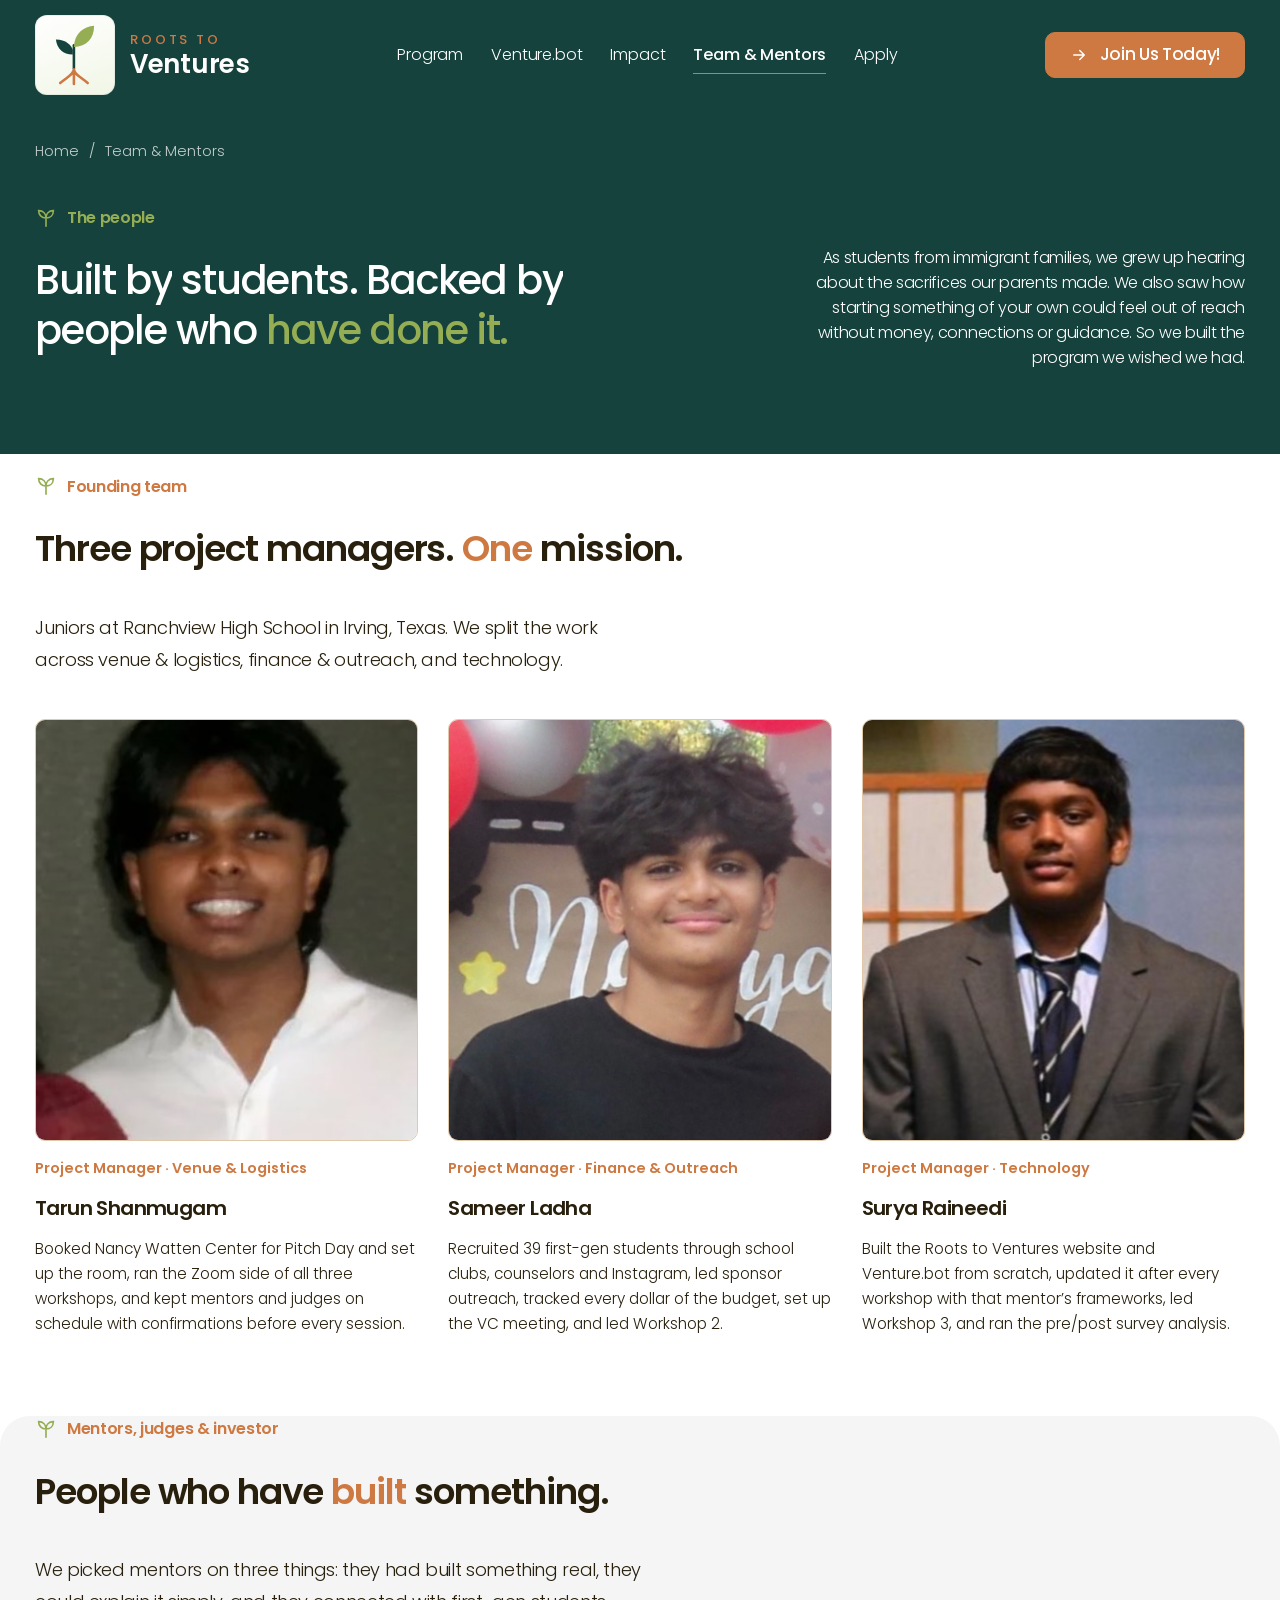
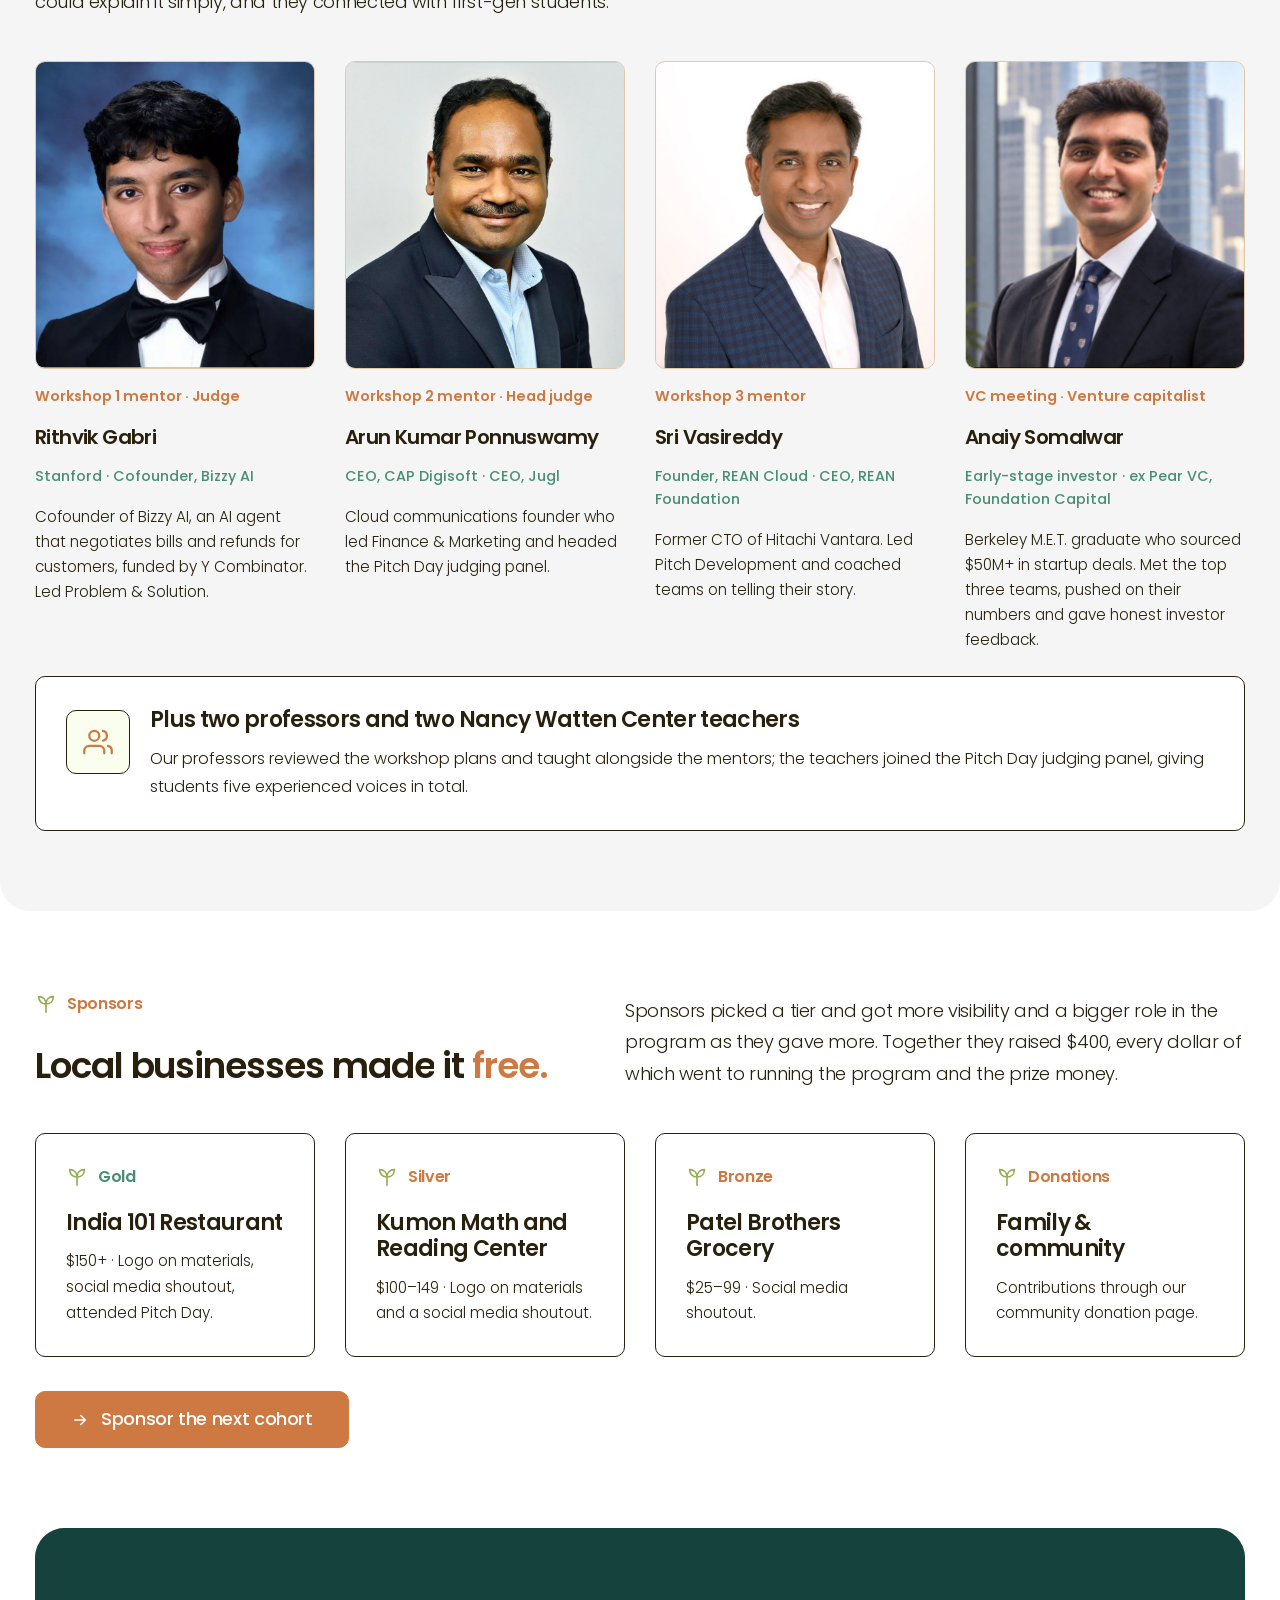
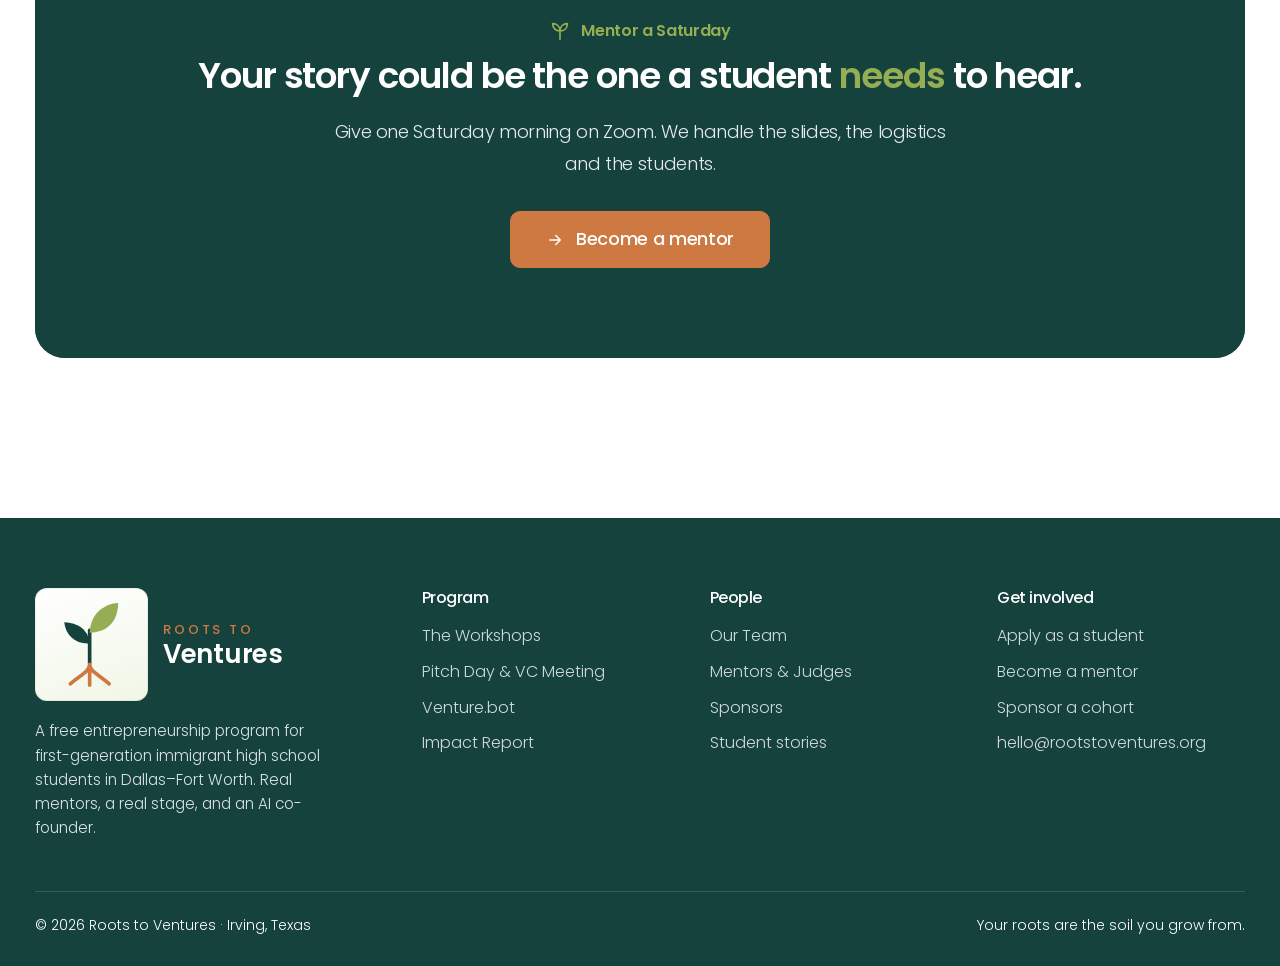
<file: team.html>
<!DOCTYPE html>
<html lang="en">
<head>
<meta charset="UTF-8">
<meta name="viewport" content="width=device-width, initial-scale=1.0">
<title>Roots to Ventures — Free entrepreneurship program for first-gen immigrant high school students in DFW</title>
<meta name="description" content="Roots to Ventures is a free, four-week entrepreneurship program for first-generation immigrant high school students across Dallas–Fort Worth: three live workshops, real mentors, a live Pitch Day with seed prizes, and Venture.bot, an AI co-founder.">
<meta property="og:title" content="Roots to Ventures — Free entrepreneurship program for first-gen immigrant students">
<meta property="og:description" content="Roots to Ventures is a free, four-week entrepreneurship program for first-generation immigrant high school students across Dallas–Fort Worth: three live workshops, real mentors, a live Pitch Day with seed prizes, and Venture.bot, an AI co-founder.">
<meta property="og:type" content="website">
<link rel="icon" href="data:image/svg+xml,%3Csvg xmlns=%22http://www.w3.org/2000/svg%22 viewBox=%220 0 1024 1024%22%3E%3Crect width=%221024%22 height=%221024%22 rx=%22230%22 fill=%22%2315423d%22/%3E%3Cg transform=%22translate(-32 -34)%22 fill=%22none%22 stroke-width=%2226%22 stroke-linecap=%22round%22 stroke-linejoin=%22round%22%3E%3Cpath d=%22M533 448V682%22 stroke=%22%23ffffff%22/%3E%3Cpath d=%22M533 690C530 742 470 764 395 828M533 690V838M533 690C536 742 598 764 672 828%22 stroke=%22%23ce7942%22/%3E%3Cpath d=%22M352 390C452 391 506 446 522 492V541C428 543 362 482 352 390Z%22 fill=%22%23ffffff%22 stroke=%22none%22/%3E%3Cpath d=%22M533 465C537 332 632 258 736 252C736 384 660 461 533 465Z%22 fill=%22%2395ae53%22 stroke=%22none%22/%3E%3C/g%3E%3C/svg%3E">
<link rel="preconnect" href="https://fonts.googleapis.com">
<link rel="preconnect" href="https://fonts.gstatic.com" crossorigin>
<link href="https://fonts.googleapis.com/css2?family=Poppins:ital,wght@0,300;0,400;0,500;0,600;0,700;1,400;1,500&display=swap" rel="stylesheet">
<link rel="stylesheet" href="assets/css/styles.css">
<noscript><style>.reveal, .reveal-words .w span { opacity: 1 !important; transform: none !important; }</style></noscript>
</head>
<body>
<div class="scroll-progress"></div>

<header class="nav">
  <div class="container nav-inner">
    <a class="brand" href="index.html" aria-label="Roots to Ventures home">
      <span class="brand-mark"><svg viewBox="222 224 644 644" fill="none" stroke-width="26" stroke-linecap="round" stroke-linejoin="round" aria-hidden="true"><path d="M533 448V682" stroke="#15423d"/><path d="M533 690C530 742 470 764 395 828M533 690V838M533 690C536 742 598 764 672 828" stroke="#ce7942"/><path d="M352 390C452 391 506 446 522 492V541C428 543 362 482 352 390Z" fill="#15423d" stroke="none"/><path d="M533 465C537 332 632 258 736 252C736 384 660 461 533 465Z" fill="#95ae53" stroke="none"/></svg></span>
      <span class="brand-text"><small>Roots to</small>Ventures</span>
    </a>
    <nav class="nav-links" aria-label="Primary">
      <a href="program.html">Program</a>
      <a href="venture-bot.html">Venture.bot</a>
      <a href="impact.html">Impact</a>
      <a href="team.html">Team &amp; Mentors</a>
      <a href="apply.html">Apply</a>
    </nav>
    <div class="nav-cta">
      <a class="btn btn-ghost" href="venture-bot.html">Try Venture.bot</a>
      <a class="btn btn-primary" href="apply.html">Join Us Today! <svg viewBox="0 0 24 24" fill="none" stroke="currentColor" stroke-width="2" stroke-linecap="round" stroke-linejoin="round"><path d="M5 12h14M13 6l6 6-6 6"/></svg></a>
      <button class="nav-toggle" aria-label="Menu" aria-expanded="false"><span></span><span></span><span></span></button>
    </div>
  </div>
</header>
<main>
<section class="page-hero">
  <div class="glow"></div><div class="glow amber"></div>
  <div class="container">
    <div class="breadcrumb reveal"><a href="index.html">Home</a><span>/</span><span>Team &amp; Mentors</span></div>
    <span class="eyebrow reveal" style="margin-top:28px">The people</span>
    <h1 class="display h-xl reveal-words">Built by students. Backed by people who <em>have done it.</em></h1>
    <p class="lead reveal" data-delay="2">As students from immigrant families, we grew up hearing about the sacrifices our parents made. We also saw how starting something of your own could feel out of reach without money, connections or guidance. So we built the program we wished we had.</p>
  </div>
</section>

<!-- Founders -->
<section class="section" id="founders" style="padding-top:20px">
  <div class="container">
    <div class="section-head split">
      <div>
        <span class="eyebrow reveal">Founding team</span>
        <h2 class="display h-lg reveal-words" style="margin-top:18px">Three project managers. <em>One</em> mission.</h2>
      </div>
      <p class="lead reveal" data-delay="1">Juniors at Ranchview High School in Irving, Texas. We split the work across venue &amp; logistics, finance &amp; outreach, and technology.</p>
    </div>
    <div class="grid g3">
      <article class="person reveal">
        <div class="photo"><img src="assets/img/team/tarun-shanmugam.jpg" alt="Tarun Shanmugam" loading="lazy"></div>
        <span class="role">Project Manager · Venue &amp; Logistics</span>
        <h3>Tarun Shanmugam</h3>
        <p>Booked Nancy Watten Center for Pitch Day and set up the room, ran the Zoom side of all three workshops, and kept mentors and judges on schedule with confirmations before every session.</p>
      </article>
      <article class="person reveal" data-delay="1">
        <div class="photo"><img src="assets/img/team/sameer-ladha.jpg" alt="Sameer Ladha" loading="lazy"></div>
        <span class="role">Project Manager · Finance &amp; Outreach</span>
        <h3>Sameer Ladha</h3>
        <p>Recruited 39 first-gen students through school clubs, counselors and Instagram, led sponsor outreach, tracked every dollar of the budget, set up the VC meeting, and led Workshop 2.</p>
      </article>
      <article class="person reveal" data-delay="2">
        <div class="photo"><img src="assets/img/team/surya-raineedi.jpg" alt="Surya Raineedi" loading="lazy"></div>
        <span class="role">Project Manager · Technology</span>
        <h3>Surya Raineedi</h3>
        <p>Built the Roots to Ventures website and Venture.bot from scratch, updated it after every workshop with that mentor’s frameworks, led Workshop 3, and ran the pre/post survey analysis.</p>
      </article>
    </div>
  </div>
</section>

<!-- Mentors -->
<section class="section light" id="mentors">
  <div class="container">
    <div class="section-head split">
      <div>
        <span class="eyebrow reveal">Mentors, judges &amp; investor</span>
        <h2 class="display h-lg reveal-words" style="margin-top:18px">People who have <em>built</em> something.</h2>
      </div>
      <p class="lead reveal" data-delay="1">We picked mentors on three things: they had built something real, they could explain it simply, and they connected with first-gen students.</p>
    </div>
    <div class="grid g4">
      <article class="person reveal">
        <div class="photo"><img src="assets/img/team/rithvik-gabri.jpg" alt="Rithvik Gabri" loading="lazy"></div>
        <span class="role">Workshop 1 mentor · Judge</span>
        <h3>Rithvik Gabri</h3>
        <span class="org">Stanford · Cofounder, Bizzy AI</span>
        <p>Cofounder of Bizzy AI, an AI agent that negotiates bills and refunds for customers, funded by Y Combinator. Led Problem &amp; Solution.</p>
      </article>
      <article class="person reveal" data-delay="1">
        <div class="photo"><img src="assets/img/team/arun-kumar-ponnuswamy.jpg" alt="Arun Kumar Ponnuswamy" loading="lazy"></div>
        <span class="role">Workshop 2 mentor · Head judge</span>
        <h3>Arun Kumar Ponnuswamy</h3>
        <span class="org">CEO, CAP Digisoft · CEO, Jugl</span>
        <p>Cloud communications founder who led Finance &amp; Marketing and headed the Pitch Day judging panel.</p>
      </article>
      <article class="person reveal" data-delay="2">
        <div class="photo"><img src="assets/img/team/sri-vasireddy.jpg" alt="Sri Vasireddy" loading="lazy"></div>
        <span class="role">Workshop 3 mentor</span>
        <h3>Sri Vasireddy</h3>
        <span class="org">Founder, REAN Cloud · CEO, REAN Foundation</span>
        <p>Former CTO of Hitachi Vantara. Led Pitch Development and coached teams on telling their story.</p>
      </article>
      <article class="person reveal" data-delay="3">
        <div class="photo"><img src="assets/img/team/anaiy-somalwar.jpg" alt="Anaiy Somalwar" loading="lazy"></div>
        <span class="role">VC meeting · Venture capitalist</span>
        <h3>Anaiy Somalwar</h3>
        <span class="org">Early-stage investor · ex Pear VC, Foundation Capital</span>
        <p>Berkeley M.E.T. graduate who sourced $50M+ in startup deals. Met the top three teams, pushed on their numbers and gave honest investor feedback.</p>
      </article>
    </div>
    <div class="card reveal" style="margin-top:24px;display:flex;gap:20px;align-items:center;flex-wrap:wrap">
      <div class="icon"><svg viewBox="0 0 24 24" fill="none" stroke="currentColor" stroke-width="1.8" stroke-linecap="round" stroke-linejoin="round"><path d="M17 21v-2a4 4 0 0 0-4-4H5a4 4 0 0 0-4 4v2"/><circle cx="9" cy="7" r="4"/><path d="M23 21v-2a4 4 0 0 0-3-3.9"/><path d="M16 3.1a4 4 0 0 1 0 7.8"/></svg></div>
      <div style="flex:1;min-width:240px"><h3>Plus two professors and two Nancy Watten Center teachers</h3><p>Our professors reviewed the workshop plans and taught alongside the mentors; the teachers joined the Pitch Day judging panel, giving students five experienced voices in total.</p></div>
    </div>
  </div>
</section>

<!-- Sponsors -->
<section class="section" id="sponsors">
  <div class="container">
    <div class="section-head split">
      <div>
        <span class="eyebrow reveal">Sponsors</span>
        <h2 class="display h-lg reveal-words" style="margin-top:18px">Local businesses made it <em>free.</em></h2>
      </div>
      <p class="lead reveal" data-delay="1">Sponsors picked a tier and got more visibility and a bigger role in the program as they gave more. Together they raised $400, every dollar of which went to running the program and the prize money.</p>
    </div>
    <div class="grid g4">
      <div class="card reveal"><span class="eyebrow amber">Gold</span><h3 style="margin-top:10px">India 101 Restaurant</h3><p style="font-size:.95rem">$150+ · Logo on materials, social media shoutout, attended Pitch Day.</p></div>
      <div class="card reveal" data-delay="1"><span class="eyebrow">Silver</span><h3 style="margin-top:10px">Kumon Math and Reading Center</h3><p style="font-size:.95rem">$100–149 · Logo on materials and a social media shoutout.</p></div>
      <div class="card reveal" data-delay="2"><span class="eyebrow">Bronze</span><h3 style="margin-top:10px">Patel Brothers Grocery</h3><p style="font-size:.95rem">$25–99 · Social media shoutout.</p></div>
      <div class="card reveal" data-delay="3"><span class="eyebrow">Donations</span><h3 style="margin-top:10px">Family &amp; community</h3><p style="font-size:.95rem">Contributions through our community donation page.</p></div>
    </div>
    <div class="btn-group reveal" style="margin-top:34px">
      <a class="btn btn-primary btn-lg" href="apply.html#partner">Sponsor the next cohort <svg viewBox="0 0 24 24" fill="none" stroke="currentColor" stroke-width="2" stroke-linecap="round" stroke-linejoin="round"><path d="M5 12h14M13 6l6 6-6 6"/></svg></a>
    </div>
  </div>
</section>

<!-- CTA -->
<section class="section" style="padding-top:0">
  <div class="container">
    <div class="cta reveal">
      <div class="bg" style="background-image:url('https://images.unsplash.com/photo-1522071820081-009f0129c71c?w=2000&q=80&auto=format&fit=crop')"></div>
      <div class="shade"></div>
      <div class="container">
      <span class="eyebrow">Mentor a Saturday</span>
      <h2 class="display h-lg">Your story could be the one a student <em>needs</em> to hear.</h2>
      <p class="lead">Give one Saturday morning on Zoom. We handle the slides, the logistics and the students.</p>
      <div class="btn-group" style="justify-content:center">
        <a class="btn btn-primary btn-lg" href="apply.html#mentor">Become a mentor <svg viewBox="0 0 24 24" fill="none" stroke="currentColor" stroke-width="2" stroke-linecap="round" stroke-linejoin="round"><path d="M5 12h14M13 6l6 6-6 6"/></svg></a>
      </div>
      </div>
    </div>
  </div>
</section>
</main>
<footer class="footer">
  <div class="container">
    <p class="big">Roots to Ventures</p>
    <div class="footer-grid">
      <div>
        <a class="brand" href="index.html"><span class="brand-mark"><svg viewBox="222 224 644 644" fill="none" stroke-width="26" stroke-linecap="round" stroke-linejoin="round" aria-hidden="true"><path d="M533 448V682" stroke="#15423d"/><path d="M533 690C530 742 470 764 395 828M533 690V838M533 690C536 742 598 764 672 828" stroke="#ce7942"/><path d="M352 390C452 391 506 446 522 492V541C428 543 362 482 352 390Z" fill="#15423d" stroke="none"/><path d="M533 465C537 332 632 258 736 252C736 384 660 461 533 465Z" fill="#95ae53" stroke="none"/></svg></span><span class="brand-text"><small>Roots to</small>Ventures</span></a>
        <p style="color:var(--muted);margin-top:18px;max-width:34ch;font-size:0.95rem">A free entrepreneurship program for first-generation immigrant high school students in Dallas–Fort Worth. Real mentors, a real stage, and an AI co-founder.</p>
      </div>
      <div>
        <h4>Program</h4>
        <ul>
          <li><a href="program.html">The Workshops</a></li>
          <li><a href="program.html#pitch-day">Pitch Day &amp; VC Meeting</a></li>
          <li><a href="venture-bot.html">Venture.bot</a></li>
          <li><a href="impact.html">Impact Report</a></li>
        </ul>
      </div>
      <div>
        <h4>People</h4>
        <ul>
          <li><a href="team.html">Our Team</a></li>
          <li><a href="team.html#mentors">Mentors &amp; Judges</a></li>
          <li><a href="team.html#sponsors">Sponsors</a></li>
          <li><a href="impact.html#quotes">Student stories</a></li>
        </ul>
      </div>
      <div>
        <h4>Get involved</h4>
        <ul>
          <li><a href="apply.html">Apply as a student</a></li>
          <li><a href="apply.html#mentor">Become a mentor</a></li>
          <li><a href="apply.html#partner">Sponsor a cohort</a></li>
          <li><a href="mailto:hello@rootstoventures.org">hello@rootstoventures.org</a></li>
        </ul>
      </div>
    </div>
    <div class="footer-bottom">
      <span>© <span data-year></span> Roots to Ventures · Irving, Texas</span>
      <span>Your roots are the soil you grow from.</span>
    </div>
  </div>
</footer>
<script src="assets/js/main.js"></script>
</body>
</html>
</file>
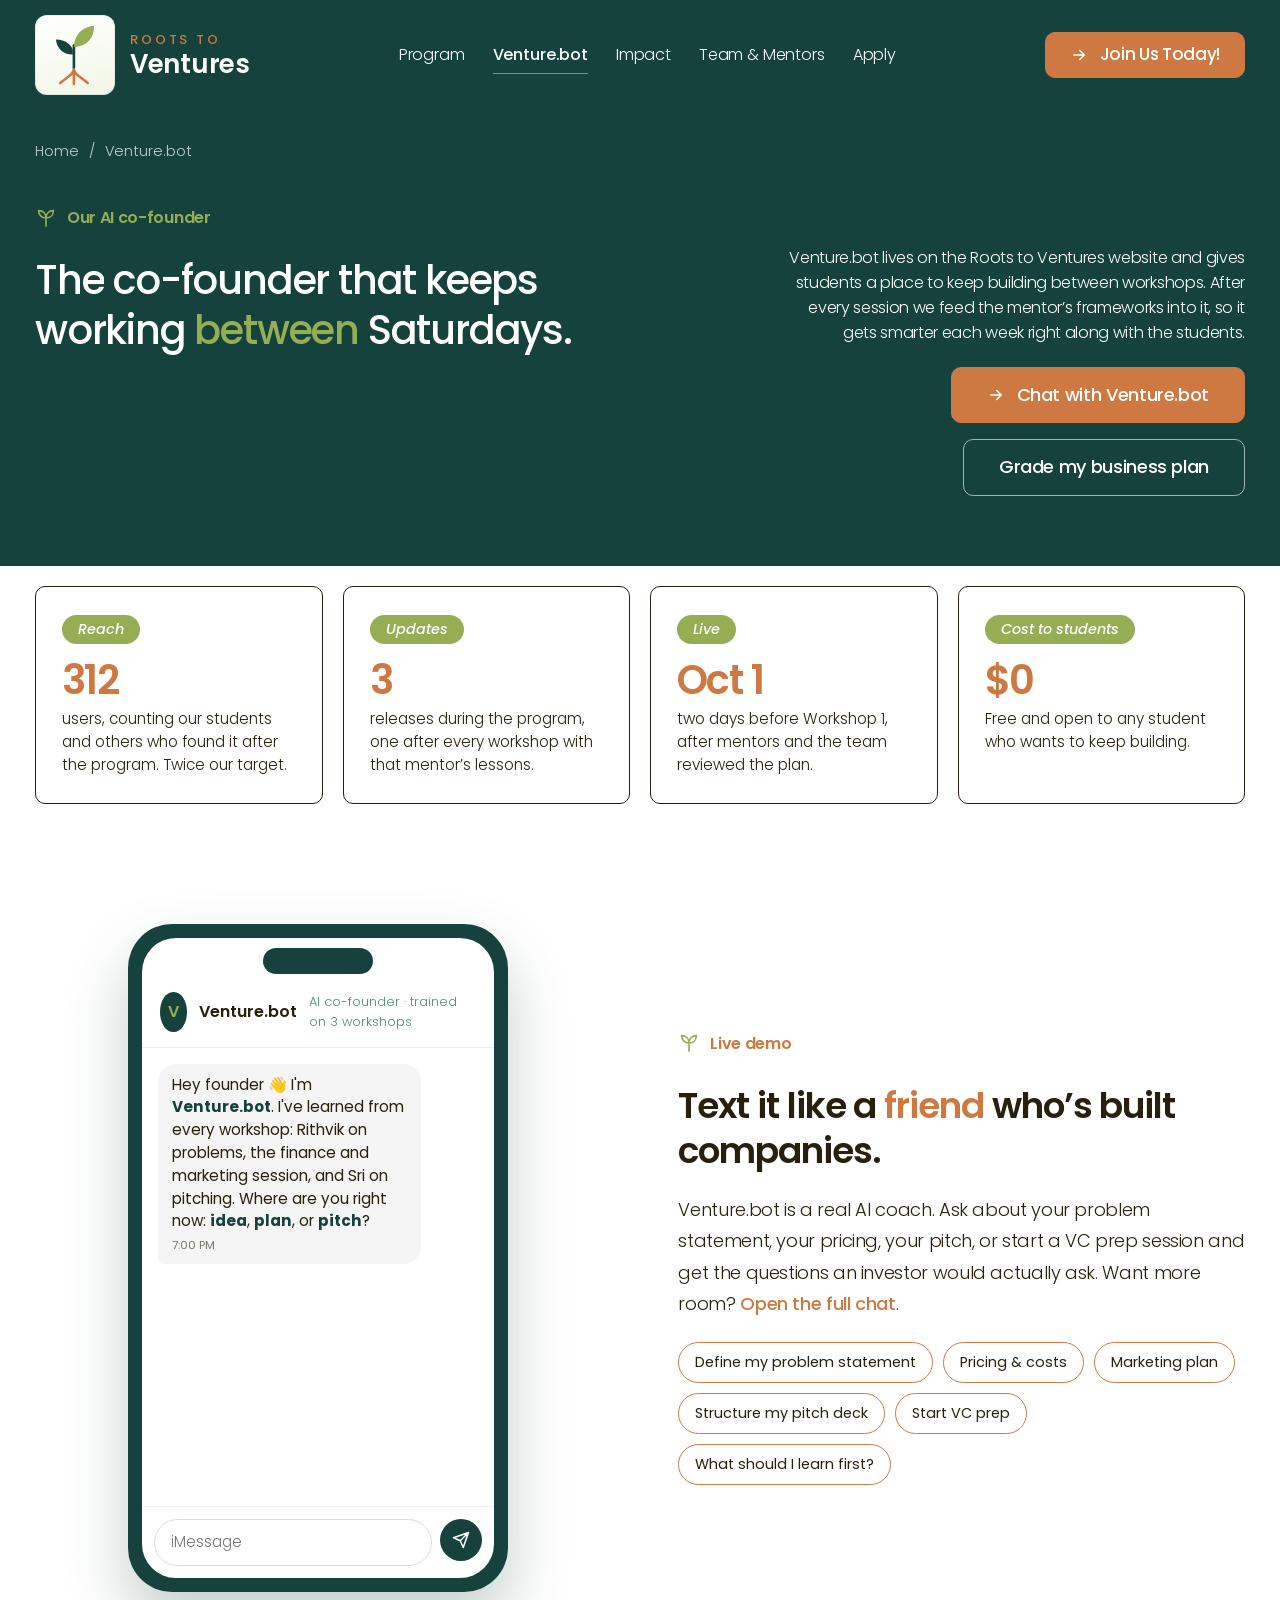
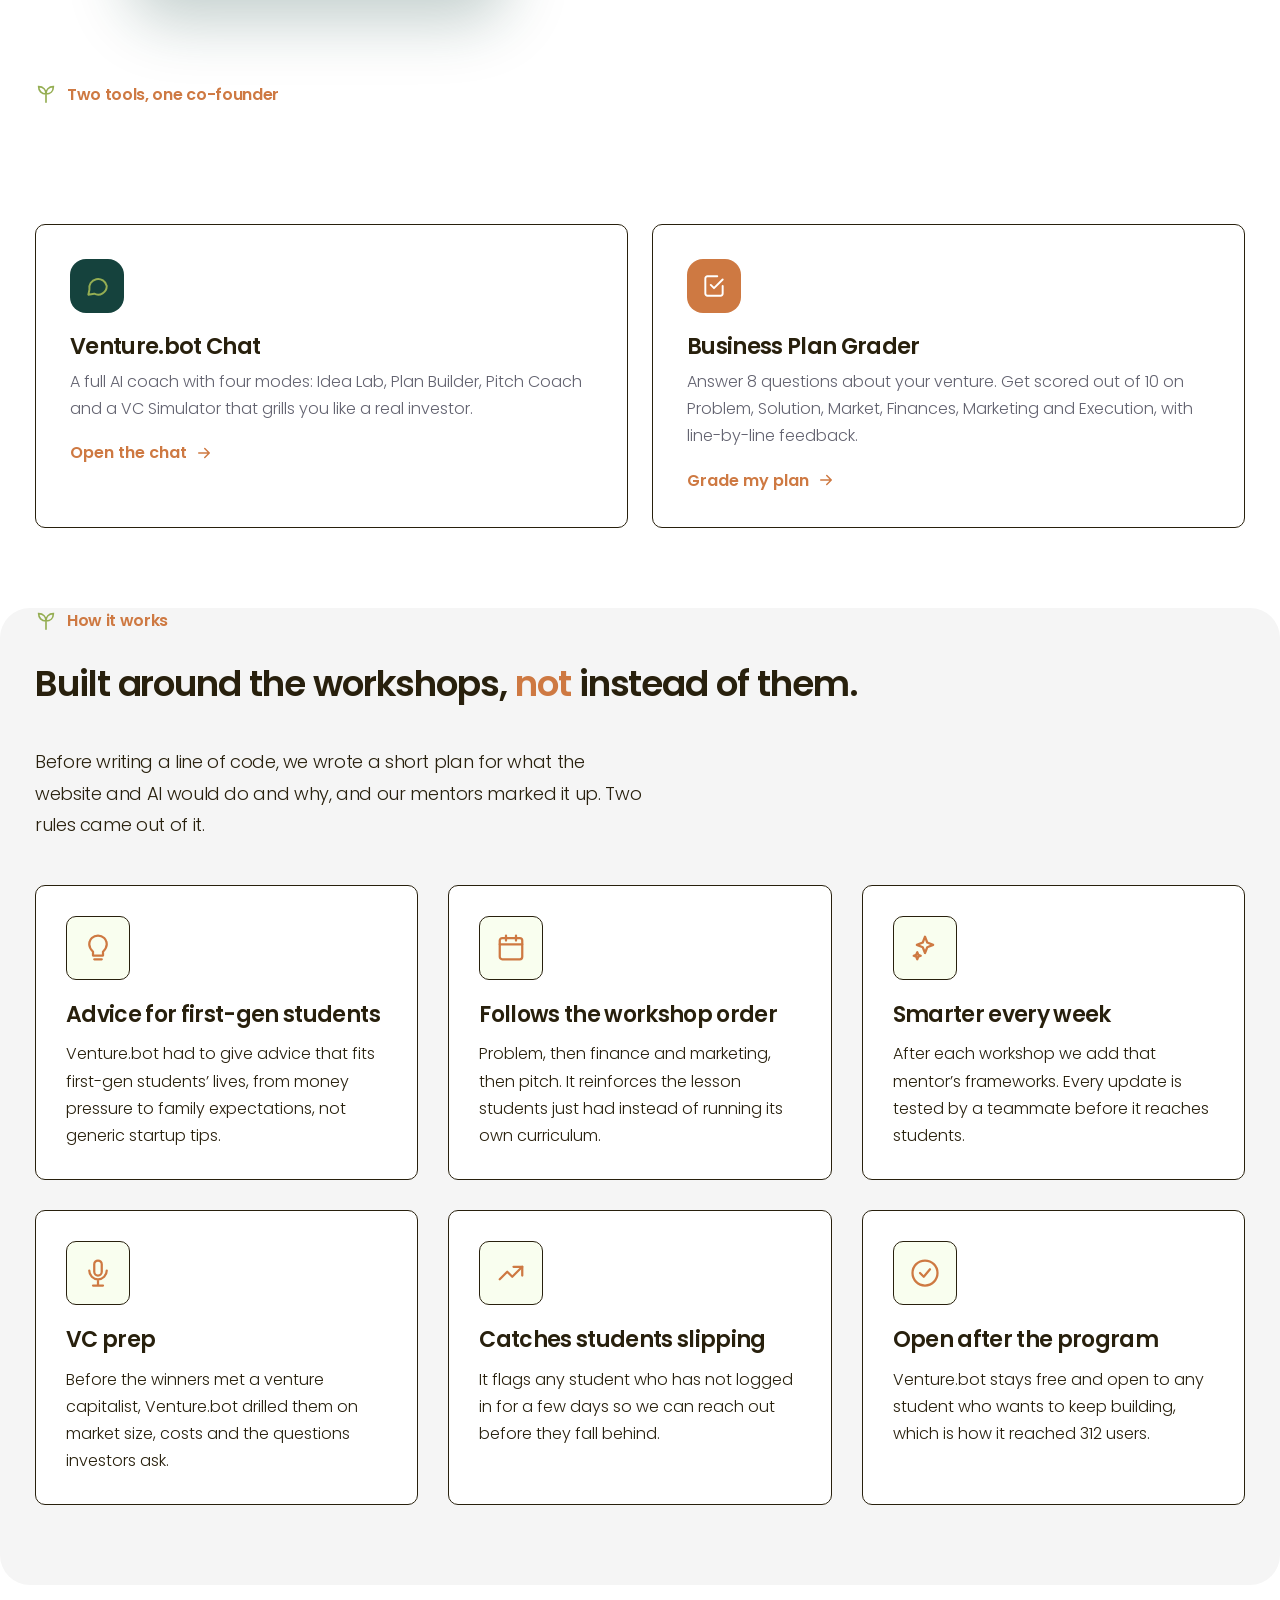
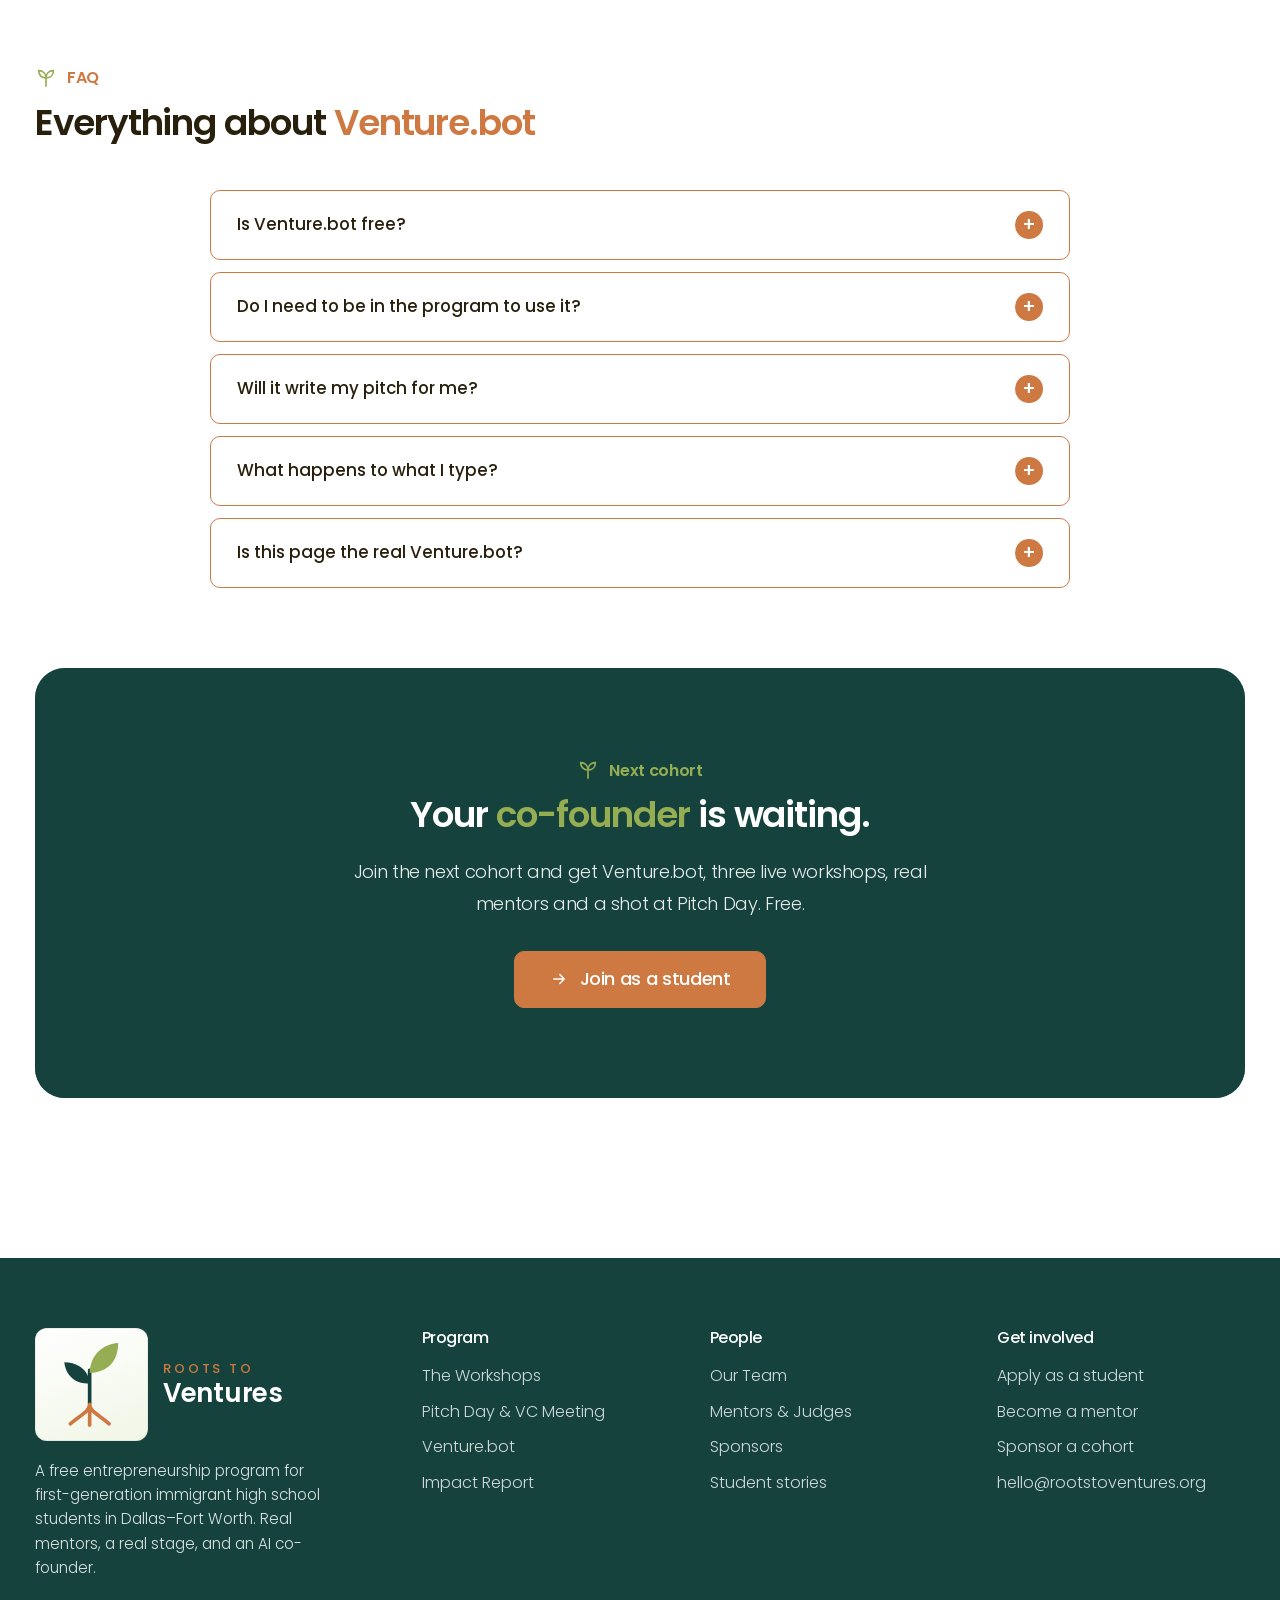
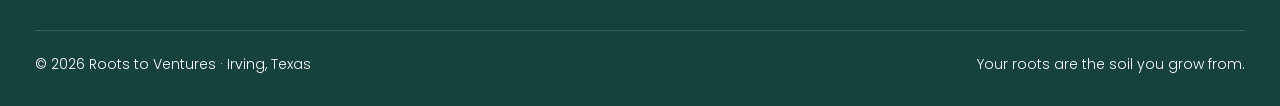
<file: venture-bot.html>
<!DOCTYPE html>
<html lang="en">
<head>
<meta charset="UTF-8">
<meta name="viewport" content="width=device-width, initial-scale=1.0">
<title>Roots to Ventures — Free entrepreneurship program for first-gen immigrant high school students in DFW</title>
<meta name="description" content="Roots to Ventures is a free, four-week entrepreneurship program for first-generation immigrant high school students across Dallas–Fort Worth: three live workshops, real mentors, a live Pitch Day with seed prizes, and Venture.bot, an AI co-founder.">
<meta property="og:title" content="Roots to Ventures — Free entrepreneurship program for first-gen immigrant students">
<meta property="og:description" content="Roots to Ventures is a free, four-week entrepreneurship program for first-generation immigrant high school students across Dallas–Fort Worth: three live workshops, real mentors, a live Pitch Day with seed prizes, and Venture.bot, an AI co-founder.">
<meta property="og:type" content="website">
<link rel="icon" href="data:image/svg+xml,%3Csvg xmlns=%22http://www.w3.org/2000/svg%22 viewBox=%220 0 1024 1024%22%3E%3Crect width=%221024%22 height=%221024%22 rx=%22230%22 fill=%22%2315423d%22/%3E%3Cg transform=%22translate(-32 -34)%22 fill=%22none%22 stroke-width=%2226%22 stroke-linecap=%22round%22 stroke-linejoin=%22round%22%3E%3Cpath d=%22M533 448V682%22 stroke=%22%23ffffff%22/%3E%3Cpath d=%22M533 690C530 742 470 764 395 828M533 690V838M533 690C536 742 598 764 672 828%22 stroke=%22%23ce7942%22/%3E%3Cpath d=%22M352 390C452 391 506 446 522 492V541C428 543 362 482 352 390Z%22 fill=%22%23ffffff%22 stroke=%22none%22/%3E%3Cpath d=%22M533 465C537 332 632 258 736 252C736 384 660 461 533 465Z%22 fill=%22%2395ae53%22 stroke=%22none%22/%3E%3C/g%3E%3C/svg%3E">
<link rel="preconnect" href="https://fonts.googleapis.com">
<link rel="preconnect" href="https://fonts.gstatic.com" crossorigin>
<link href="https://fonts.googleapis.com/css2?family=Poppins:ital,wght@0,300;0,400;0,500;0,600;0,700;1,400;1,500&display=swap" rel="stylesheet">
<link rel="stylesheet" href="assets/css/styles.css">
<link rel="stylesheet" href="assets/css/venturebot.css">
<noscript><style>.reveal, .reveal-words .w span { opacity: 1 !important; transform: none !important; }</style></noscript>
</head>
<body>
<div class="scroll-progress"></div>

<header class="nav">
  <div class="container nav-inner">
    <a class="brand" href="index.html" aria-label="Roots to Ventures home">
      <span class="brand-mark"><svg viewBox="222 224 644 644" fill="none" stroke-width="26" stroke-linecap="round" stroke-linejoin="round" aria-hidden="true"><path d="M533 448V682" stroke="#15423d"/><path d="M533 690C530 742 470 764 395 828M533 690V838M533 690C536 742 598 764 672 828" stroke="#ce7942"/><path d="M352 390C452 391 506 446 522 492V541C428 543 362 482 352 390Z" fill="#15423d" stroke="none"/><path d="M533 465C537 332 632 258 736 252C736 384 660 461 533 465Z" fill="#95ae53" stroke="none"/></svg></span>
      <span class="brand-text"><small>Roots to</small>Ventures</span>
    </a>
    <nav class="nav-links" aria-label="Primary">
      <a href="program.html">Program</a>
      <a href="venture-bot.html">Venture.bot</a>
      <a href="impact.html">Impact</a>
      <a href="team.html">Team &amp; Mentors</a>
      <a href="apply.html">Apply</a>
    </nav>
    <div class="nav-cta">
      <a class="btn btn-ghost" href="venture-bot.html">Try Venture.bot</a>
      <a class="btn btn-primary" href="apply.html">Join Us Today! <svg viewBox="0 0 24 24" fill="none" stroke="currentColor" stroke-width="2" stroke-linecap="round" stroke-linejoin="round"><path d="M5 12h14M13 6l6 6-6 6"/></svg></a>
      <button class="nav-toggle" aria-label="Menu" aria-expanded="false"><span></span><span></span><span></span></button>
    </div>
  </div>
</header>
<main>
<section class="page-hero">
  <div class="glow"></div><div class="glow amber"></div>
  <div class="container">
    <div class="breadcrumb reveal"><a href="index.html">Home</a><span>/</span><span>Venture.bot</span></div>
    <span class="eyebrow reveal" style="margin-top:28px">Our AI co-founder</span>
    <h1 class="display h-xl reveal-words">The co-founder that keeps working <em>between</em> Saturdays.</h1>
    <p class="lead reveal" data-delay="2">Venture.bot lives on the Roots to Ventures website and gives students a place to keep building between workshops. After every session we feed the mentor’s frameworks into it, so it gets smarter each week right along with the students.</p>
    <div class="btn-group reveal" data-delay="3" style="margin-top:34px">
      <a class="btn btn-primary btn-lg" href="chat.html">Chat with Venture.bot <svg viewBox="0 0 24 24" fill="none" stroke="currentColor" stroke-width="2" stroke-linecap="round" stroke-linejoin="round"><path d="M5 12h14M13 6l6 6-6 6"/></svg></a>
      <a class="btn btn-ghost btn-lg" href="grader.html">Grade my business plan</a>
    </div>
  </div>
</section>

<section class="section" style="padding-top:20px">
  <div class="container">
    <div class="stats reveal">
      <div class="stat"><span class="tag">Reach</span><span class="num"><span data-count="312">0</span></span><span class="lbl">users, counting our students and others who found it after the program. Twice our target.</span></div>
      <div class="stat"><span class="tag">Updates</span><span class="num"><span data-count="3">0</span></span><span class="lbl">releases during the program, one after every workshop with that mentor’s lessons.</span></div>
      <div class="stat"><span class="tag">Live</span><span class="num">Oct <span data-count="1">0</span></span><span class="lbl">two days before Workshop 1, after mentors and the team reviewed the plan.</span></div>
      <div class="stat"><span class="tag">Cost to students</span><span class="num">$<span data-count="0">0</span></span><span class="lbl">Free and open to any student who wants to keep building.</span></div>
    </div>
  </div>
</section>

<!-- DEMO -->
<section class="section" id="demo" style="padding-top:40px">
  <div class="container">
    <div class="grid g2" style="gap:clamp(40px,6vw,90px);align-items:center">
      <div class="reveal">
        <div class="phone">
          <div class="phone-screen">
            <div class="chat-header"><div class="chat-avatar">V</div><div class="name">Venture.bot</div><div class="sub">AI co-founder · trained on 3 workshops</div></div>
            <div class="chat-body" data-chat data-intro='[["bot","Hey founder 👋 I&#39;m <b>Venture.bot</b>. I&#39;ve learned from every workshop: Rithvik on problems, the finance and marketing session, and Sri on pitching. Where are you right now: <b>idea</b>, <b>plan</b>, or <b>pitch</b>?"]]'></div>
            <form class="chat-input"><input type="text" placeholder="iMessage" aria-label="Message Venture.bot"><button type="submit" aria-label="Send"><svg viewBox="0 0 24 24" fill="none" stroke="currentColor" stroke-width="2" stroke-linecap="round" stroke-linejoin="round"><path d="M22 2L11 13M22 2l-7 20-4-9-9-4z"/></svg></button></form>
          </div>
        </div>
      </div>
      <div>
        <span class="eyebrow reveal">Live demo</span>
        <h2 class="display h-lg reveal-words" style="margin:18px 0 20px">Text it like a <em>friend</em> who’s built companies.</h2>
        <p class="lead reveal" data-delay="1">Venture.bot is a real AI coach. Ask about your problem statement, your pricing, your pitch, or start a VC prep session and get the questions an investor would actually ask. Want more room? <a href="chat.html" style="color:var(--orange);font-weight:500">Open the full chat</a>.</p>
        <div class="chat-prompts reveal" data-delay="2">
          <button class="chip" data-prompt="Help me define my problem statement">Define my problem statement</button>
          <button class="chip" data-prompt="How do I figure out pricing and costs?">Pricing &amp; costs</button>
          <button class="chip" data-prompt="Build my marketing plan">Marketing plan</button>
          <button class="chip" data-prompt="Structure my pitch deck">Structure my pitch deck</button>
          <button class="chip" data-prompt="Start a VC simulation">Start VC prep</button>
          <button class="chip" data-prompt="What should I learn first?">What should I learn first?</button>
        </div>
      </div>
    </div>
  </div>
</section>

<!-- TOOLS -->
<section class="section" id="tools" style="padding-top:10px">
  <div class="container">
    <div class="section-head">
      <span class="eyebrow reveal">Two tools, one co-founder</span>
      <h2 class="display h-lg reveal-words" style="margin-top:18px">Chat it out, then get <em>graded</em>.</h2>
    </div>
    <div class="vb-tools">
      <a class="card vb-tool reveal" href="chat.html">
        <span class="vb-tool-ic"><svg viewBox="0 0 24 24" fill="none" stroke="currentColor" stroke-width="1.8" stroke-linecap="round" stroke-linejoin="round"><path d="M21 12a8 8 0 0 1-11.6 7.1L4 20l1-4.6A8 8 0 1 1 21 12z"/></svg></span>
        <h3>Venture.bot Chat</h3>
        <p>A full AI coach with four modes: Idea Lab, Plan Builder, Pitch Coach and a VC Simulator that grills you like a real investor.</p>
        <span class="vb-tool-link">Open the chat <svg viewBox="0 0 24 24" fill="none" stroke="currentColor" stroke-width="2" stroke-linecap="round" stroke-linejoin="round"><path d="M5 12h14M13 6l6 6-6 6"/></svg></span>
      </a>
      <a class="card vb-tool reveal" data-delay="1" href="grader.html">
        <span class="vb-tool-ic orange"><svg viewBox="0 0 24 24" fill="none" stroke="currentColor" stroke-width="1.8" stroke-linecap="round" stroke-linejoin="round"><path d="M9 11l3 3 8-8"/><path d="M20 12v7a2 2 0 0 1-2 2H6a2 2 0 0 1-2-2V5a2 2 0 0 1 2-2h9"/></svg></span>
        <h3>Business Plan Grader</h3>
        <p>Answer 8 questions about your venture. Get scored out of 10 on Problem, Solution, Market, Finances, Marketing and Execution, with line-by-line feedback.</p>
        <span class="vb-tool-link">Grade my plan <svg viewBox="0 0 24 24" fill="none" stroke="currentColor" stroke-width="2" stroke-linecap="round" stroke-linejoin="round"><path d="M5 12h14M13 6l6 6-6 6"/></svg></span>
      </a>
    </div>
  </div>
</section>

<!-- HOW IT WORKS -->
<section class="section light" id="platform">
  <div class="container">
    <div class="section-head split">
      <div>
        <span class="eyebrow reveal">How it works</span>
        <h2 class="display h-lg reveal-words" style="margin-top:18px">Built around the workshops, <em>not</em> instead of them.</h2>
      </div>
      <p class="lead reveal" data-delay="1">Before writing a line of code, we wrote a short plan for what the website and AI would do and why, and our mentors marked it up. Two rules came out of it.</p>
    </div>
    <div class="grid g3">
      <article class="card reveal" data-tilt>
        <div class="icon"><svg viewBox="0 0 24 24" fill="none" stroke="currentColor" stroke-width="1.8" stroke-linecap="round" stroke-linejoin="round"><path d="M12 2a7 7 0 0 1 7 7c0 3-2 5-3 6v3H8v-3c-1-1-3-3-3-6a7 7 0 0 1 7-7z"/><path d="M9 21h6"/></svg></div>
        <h3>Advice for first-gen students</h3>
        <p>Venture.bot had to give advice that fits first-gen students’ lives, from money pressure to family expectations, not generic startup tips.</p>
      </article>
      <article class="card reveal" data-delay="1" data-tilt>
        <div class="icon"><svg viewBox="0 0 24 24" fill="none" stroke="currentColor" stroke-width="1.8" stroke-linecap="round" stroke-linejoin="round"><rect x="3" y="4" width="18" height="17" rx="2"/><path d="M3 9h18M8 2v4M16 2v4"/></svg></div>
        <h3>Follows the workshop order</h3>
        <p>Problem, then finance and marketing, then pitch. It reinforces the lesson students just had instead of running its own curriculum.</p>
      </article>
      <article class="card reveal" data-delay="2" data-tilt>
        <div class="icon"><svg viewBox="0 0 24 24" fill="none" stroke="currentColor" stroke-width="1.8" stroke-linecap="round" stroke-linejoin="round"><path d="M12 3l1.8 4.6L18.5 9.5l-4.7 1.9L12 16l-1.8-4.6L5.5 9.5l4.7-1.9z"/><path d="M5 19l.8 2 .8-2 2-.8-2-.8-.8-2-.8 2-2 .8z"/></svg></div>
        <h3>Smarter every week</h3>
        <p>After each workshop we add that mentor’s frameworks. Every update is tested by a teammate before it reaches students.</p>
      </article>
      <article class="card reveal" data-tilt>
        <div class="icon"><svg viewBox="0 0 24 24" fill="none" stroke="currentColor" stroke-width="1.8" stroke-linecap="round" stroke-linejoin="round"><rect x="9" y="2" width="6" height="12" rx="3"/><path d="M5 10a7 7 0 0 0 14 0M12 17v5M8 22h8"/></svg></div>
        <h3>VC prep</h3>
        <p>Before the winners met a venture capitalist, Venture.bot drilled them on market size, costs and the questions investors ask.</p>
      </article>
      <article class="card reveal" data-delay="1" data-tilt>
        <div class="icon"><svg viewBox="0 0 24 24" fill="none" stroke="currentColor" stroke-width="1.8" stroke-linecap="round" stroke-linejoin="round"><path d="M3 17l6-6 4 4 8-8"/><path d="M14 7h7v7"/></svg></div>
        <h3>Catches students slipping</h3>
        <p>It flags any student who has not logged in for a few days so we can reach out before they fall behind.</p>
      </article>
      <article class="card reveal" data-delay="2" data-tilt>
        <div class="icon"><svg viewBox="0 0 24 24" fill="none" stroke="currentColor" stroke-width="1.8" stroke-linecap="round" stroke-linejoin="round"><circle cx="12" cy="12" r="10"/><path d="M8 12l3 3 5-6"/></svg></div>
        <h3>Open after the program</h3>
        <p>Venture.bot stays free and open to any student who wants to keep building, which is how it reached 312 users.</p>
      </article>
    </div>
  </div>
</section>

<!-- FAQ -->
<section class="section" id="faq">
  <div class="container">
    <div class="section-head">
      <span class="eyebrow reveal">FAQ</span>
      <h2 class="display h-lg reveal-words">Everything about <em>Venture.bot</em></h2>
    </div>
    <div class="acc reveal" style="max-width:860px;margin:0 auto">
      <div class="acc-item"><button class="acc-btn" aria-expanded="false">Is Venture.bot free?<span class="plus">+</span></button><div class="acc-panel"><div class="acc-panel-inner">Yes. It is free for every Roots to Ventures student and stays open after the program. Sponsors and community donations cover the small API cost.</div></div></div>
      <div class="acc-item"><button class="acc-btn" aria-expanded="false">Do I need to be in the program to use it?<span class="plus">+</span></button><div class="acc-panel"><div class="acc-panel-inner">No. We opened it to students outside the program after the first cohort. You get the most out of it alongside the workshops, though, since it follows the same order.</div></div></div>
      <div class="acc-item"><button class="acc-btn" aria-expanded="false">Will it write my pitch for me?<span class="plus">+</span></button><div class="acc-panel"><div class="acc-panel-inner">No. It asks the questions a mentor would ask and gives you frameworks to answer them. The idea, the numbers and the pitch stay yours.</div></div></div>
      <div class="acc-item"><button class="acc-btn" aria-expanded="false">What happens to what I type?<span class="plus">+</span></button><div class="acc-panel"><div class="acc-panel-inner">Your conversations are used only to help you build and to spot students who have gone quiet. We never share them with judges or sponsors.</div></div></div>
      <div class="acc-item"><button class="acc-btn" aria-expanded="false">Is this page the real Venture.bot?<span class="plus">+</span></button><div class="acc-panel"><div class="acc-panel-inner">Yes. The chat on this page and the <a href="chat.html">full chat</a> run on a real AI model coached with our workshop material. If the AI is offline, the phone demo falls back to scripted answers.</div></div></div>
    </div>
  </div>
</section>

<!-- CTA -->
<section class="section" style="padding-top:0">
  <div class="container">
    <div class="cta reveal">
      <div class="bg" style="background-image:url('https://images.unsplash.com/photo-1531482615713-2afd69097998?w=2000&q=80&auto=format&fit=crop')"></div>
      <div class="shade"></div>
      <div class="container">
      <span class="eyebrow">Next cohort</span>
      <h2 class="display h-lg">Your <em>co-founder</em> is waiting.</h2>
      <p class="lead">Join the next cohort and get Venture.bot, three live workshops, real mentors and a shot at Pitch Day. Free.</p>
      <div class="btn-group" style="justify-content:center">
        <a class="btn btn-primary btn-lg" href="apply.html">Join as a student <svg viewBox="0 0 24 24" fill="none" stroke="currentColor" stroke-width="2" stroke-linecap="round" stroke-linejoin="round"><path d="M5 12h14M13 6l6 6-6 6"/></svg></a>
      </div>
      </div>
    </div>
  </div>
</section>
</main>
<footer class="footer">
  <div class="container">
    <p class="big">Roots to Ventures</p>
    <div class="footer-grid">
      <div>
        <a class="brand" href="index.html"><span class="brand-mark"><svg viewBox="222 224 644 644" fill="none" stroke-width="26" stroke-linecap="round" stroke-linejoin="round" aria-hidden="true"><path d="M533 448V682" stroke="#15423d"/><path d="M533 690C530 742 470 764 395 828M533 690V838M533 690C536 742 598 764 672 828" stroke="#ce7942"/><path d="M352 390C452 391 506 446 522 492V541C428 543 362 482 352 390Z" fill="#15423d" stroke="none"/><path d="M533 465C537 332 632 258 736 252C736 384 660 461 533 465Z" fill="#95ae53" stroke="none"/></svg></span><span class="brand-text"><small>Roots to</small>Ventures</span></a>
        <p style="color:var(--muted);margin-top:18px;max-width:34ch;font-size:0.95rem">A free entrepreneurship program for first-generation immigrant high school students in Dallas–Fort Worth. Real mentors, a real stage, and an AI co-founder.</p>
      </div>
      <div>
        <h4>Program</h4>
        <ul>
          <li><a href="program.html">The Workshops</a></li>
          <li><a href="program.html#pitch-day">Pitch Day &amp; VC Meeting</a></li>
          <li><a href="venture-bot.html">Venture.bot</a></li>
          <li><a href="impact.html">Impact Report</a></li>
        </ul>
      </div>
      <div>
        <h4>People</h4>
        <ul>
          <li><a href="team.html">Our Team</a></li>
          <li><a href="team.html#mentors">Mentors &amp; Judges</a></li>
          <li><a href="team.html#sponsors">Sponsors</a></li>
          <li><a href="impact.html#quotes">Student stories</a></li>
        </ul>
      </div>
      <div>
        <h4>Get involved</h4>
        <ul>
          <li><a href="apply.html">Apply as a student</a></li>
          <li><a href="apply.html#mentor">Become a mentor</a></li>
          <li><a href="apply.html#partner">Sponsor a cohort</a></li>
          <li><a href="mailto:hello@rootstoventures.org">hello@rootstoventures.org</a></li>
        </ul>
      </div>
    </div>
    <div class="footer-bottom">
      <span>© <span data-year></span> Roots to Ventures · Irving, Texas</span>
      <span>Your roots are the soil you grow from.</span>
    </div>
  </div>
</footer>
<script src="assets/js/main.js"></script>
</body>
</html>
</file>
<file: assets/css/styles.css>
/* Root to Ventures — design system modelled on zenithspeechdebate.com
   Deep green #15423d surfaces, orange #ce7942 accents, lime #95ae53 highlights,
   Poppins type, white body, 10px bordered cards, 30px rounded section bands. */
:root {
  --green: #15423d;
  --green-2: #498e72;
  --green-3: #0f332f;
  --orange: #ce7942;
  --orange-2: #b8652f;
  --lime: #95ae53;
  --lime-bg: #f9feef;
  --tan: #e0c9aa;
  --ink: #28200d;
  --text: #282828;
  --muted: #636370;
  --grey: #f5f5f5;
  --grey-2: #f7f7f7;
  --line: #28200d;
  --white: #fff;
  --font-display: "Poppins", system-ui, sans-serif;
  --font-body: "Poppins", system-ui, sans-serif;
  --container: 1290px;
  --gutter: 35px;
  --r: 10px;
  --r-lg: 30px;
  --ease-out: cubic-bezier(.22,1,.36,1);
  --ease-in-out: cubic-bezier(.65,0,.35,1);
  /* legacy aliases used by inline styles in markup */
  --cream: #fff; --cream-2: #f5f5f5; --sand: #e0c9aa; --amber: #ce7942; --amber-deep: #b8652f;
  --forest-900: #15423d; --forest-800: #15423d; --forest-700: #1a4f49; --moss: #498e72; --lime-dim: #95ae53; --ink-2: #636370;
}
*, *::before, *::after { box-sizing: border-box; }
html { scroll-behavior: smooth; -webkit-text-size-adjust: 100%; }
body {
  margin: 0; background: var(--white); color: var(--text);
  font-family: var(--font-body); font-weight: 300; font-size: 16px; line-height: 1.6;
  -webkit-font-smoothing: antialiased; -moz-osx-font-smoothing: grayscale; overflow-x: hidden;
}
img { max-width: 100%; display: block; }
a { color: inherit; text-decoration: none; }
button { font: inherit; color: inherit; background: none; border: 0; cursor: pointer; }
h1, h2, h3, h4 { margin: 0; color: var(--ink); font-weight: 600; letter-spacing: -.03em; line-height: 1.2; }
p { margin: 0; }
strong { font-weight: 600; }
::selection { background: var(--lime); color: var(--white); }

/* ---------- type ---------- */
.display { font-family: var(--font-display); font-weight: 600; letter-spacing: -.03em; color: var(--ink); }
.display em, .serif-em { font-style: normal; color: var(--orange); font-weight: 600; }
.h-xl { font-size: clamp(1.75rem, 3vw, 2.5rem); line-height: 1.25; }
.h-lg { font-size: clamp(1.75rem, 2.8vw, 2.5rem); line-height: 1.25; }
.h-md { font-size: clamp(1.35rem, 2vw, 1.625rem); line-height: 1.3; }
.h-sm { font-size: 1.25rem; }
.lead { font-size: 1.125rem; line-height: 1.75; font-weight: 300; color: var(--ink); letter-spacing: -.02em; max-width: 62ch; }
.lead strong { font-weight: 600; }
.eyebrow {
  display: inline-flex; align-items: center; gap: 10px; color: var(--orange);
  font-size: 1rem; font-weight: 600; letter-spacing: -.02em; margin-bottom: 10px;
}
.eyebrow::before {
  content: ""; width: 22px; height: 22px; flex: none;
  background: url("data:image/svg+xml,%3Csvg xmlns='http://www.w3.org/2000/svg' viewBox='0 0 24 24' fill='none' stroke='%2395ae53' stroke-width='1.8' stroke-linecap='round'%3E%3Cpath d='M12 21v-9M12 12c-5 0-8-3.5-8-8 5 0 8 3.5 8 8zM12 12c5 0 8-3.5 8-8-5 0-8 3.5-8 8z'/%3E%3C/svg%3E") no-repeat center / contain;
}
.eyebrow.amber { color: var(--green-2); }
.mono { font-family: var(--font-body); font-weight: 500; font-variant-numeric: tabular-nums; }

/* ---------- layout ---------- */
.container { width: 100%; max-width: var(--container); margin: 0 auto; padding: 0 var(--gutter); }
.section { padding: 80px 0; position: relative; }
.section + .section { padding-top: 0; }
.section-head { margin-bottom: 44px; max-width: 900px; }
.section-head.split { display: flex; justify-content: space-between; align-items: flex-end; gap: 40px; max-width: none; flex-wrap: wrap; }
.grid { display: grid; gap: 30px; }
.grid > * { min-width: 0; }
.g2 { grid-template-columns: repeat(2, minmax(0, 1fr)); }
.g3 { grid-template-columns: repeat(3, minmax(0, 1fr)); }
.g4 { grid-template-columns: repeat(4, minmax(0, 1fr)); }
@media (max-width: 1000px) { .g3, .g4 { grid-template-columns: repeat(2, minmax(0, 1fr)); } }
@media (max-width: 640px) { .g2, .g3, .g4 { grid-template-columns: minmax(0, 1fr); } }

/* grey rounded band (Zenith .why-zenith) */
.light {
  background: var(--grey); border-radius: var(--r-lg); max-width: 1600px; margin: 0 auto;
  padding: 80px 0; width: calc(100% - 0px);
}
.section.light + .section { padding-top: 80px; }
.section + .section.light { margin-top: 0; }
.light .lead { color: var(--ink); }

/* ---------- buttons ---------- */
.btn {
  display: inline-flex; align-items: center; justify-content: center; gap: 12px;
  font-family: var(--font-body); font-size: 1.125rem; font-weight: 500; letter-spacing: -.02em;
  color: var(--white); background: var(--orange); border: 1px solid var(--orange);
  min-height: 55px; padding: 13px 35px; border-radius: var(--r); text-decoration: none;
  transition: background .3s, border-color .3s, color .3s, transform .3s; white-space: nowrap;
}
.btn svg { width: 18px; height: 18px; order: -1; transition: transform .3s; }
.btn:hover svg { transform: translateX(-2px); }
.btn-primary { background: var(--orange); border-color: var(--orange); color: var(--white); }
.btn-primary:hover, .btn:hover { background: var(--white); border-color: var(--green); color: var(--green); }
.btn-ghost { background: var(--white); border-color: var(--green); color: var(--green); }
.btn-ghost:hover { background: var(--green); border-color: var(--green); color: var(--white); }
.btn-dark { background: var(--green); border-color: var(--green); color: var(--white); }
.btn-dark:hover { background: var(--white); color: var(--green); }
.btn-amber { background: var(--green-2); border-color: var(--green-2); color: var(--white); }
.btn-amber:hover { background: var(--white); border-color: var(--green); color: var(--green); }
.btn-lg { min-height: 55px; }
.btn-group { display: flex; gap: 16px; flex-wrap: wrap; align-items: center; }
.light .btn-ghost { background: var(--white); }

/* ---------- header ---------- */
.nav { position: sticky; top: 0; z-index: 50; background: var(--green); padding: 15px 0; transition: padding .3s; }
.nav.scrolled { padding: 10px 0; box-shadow: 0 6px 24px rgba(0,0,0,.18); }
.nav-inner { display: flex; align-items: center; justify-content: space-between; gap: 30px; }
.brand { display: flex; align-items: center; gap: 15px; color: var(--orange); font-family: "Helvetica", Arial, sans-serif; font-size: 1.375rem; line-height: 1.1; letter-spacing: .075em; font-weight: 400; max-width: 300px; }
.brand-mark {
  width: 80px; height: 80px; flex: none; border-radius: 12px; background: var(--white);
  display: grid; place-items: center; color: var(--green); transition: width .3s, height .3s;
  background-image: linear-gradient(160deg, #fff 0%, #f1f6e6 100%);
  box-shadow: inset 0 0 0 1px rgba(21,66,61,.08);
}
.nav.scrolled .brand-mark { width: 56px; height: 56px; }
.brand-mark svg { width: 80%; height: 80%; }
.brand-text { display: flex; flex-direction: column; font-family: var(--font-display); font-size: 1.625rem; font-weight: 600; line-height: 1; letter-spacing: -.01em; color: var(--white); }
.brand-text small { font-size: .8125rem; font-weight: 500; letter-spacing: .22em; text-transform: uppercase; color: var(--orange); margin-bottom: 5px; }
.brand em { font-style: normal; color: var(--lime); }
.nav-links { display: flex; align-items: center; gap: 28px; }
.nav-links a { color: var(--white); font-size: 1rem; font-weight: 300; letter-spacing: -.01em; position: relative; padding: 4px 0; transition: color .3s; }
.nav-links a::after { content: ""; position: absolute; left: 0; right: 0; bottom: -2px; height: 1px; background: var(--orange); transform: scaleX(0); transform-origin: left; transition: transform .3s; }
.nav-links a:hover::after, .nav-links a.active::after { transform: scaleX(1); }
.nav-links a.active { font-weight: 500; }
.nav-cta { display: flex; align-items: center; gap: 14px; }
.nav .btn { min-height: 46px; padding: 8px 24px; font-size: 1.0625rem; }
.nav .btn-ghost { display: none; }
.nav-toggle { display: none; width: 44px; height: 44px; flex-direction: column; justify-content: center; align-items: center; gap: 6px; }
.nav-toggle span { display: block; width: 28px; height: 3px; background: var(--white); border-radius: 2px; transition: transform .3s, opacity .3s; }
.nav.open .nav-toggle span:nth-child(1) { transform: translateY(9px) rotate(45deg); }
.nav.open .nav-toggle span:nth-child(2) { opacity: 0; }
.nav.open .nav-toggle span:nth-child(3) { transform: translateY(-9px) rotate(-45deg); }
@media (max-width: 1100px) {
  .nav-links { gap: 18px; }
  .nav-links a { font-size: .95rem; }
}
@media (max-width: 960px) {
  .nav { padding: 18px 0; }
  .brand { font-size: 0; gap: 0; }
  .nav .brand-text { display: none; }
  .brand-mark, .nav.scrolled .brand-mark { width: 50px; height: 50px; }
  .nav-links {
    position: absolute; left: 0; right: 0; top: 100%; background: var(--green);
    flex-direction: column; align-items: flex-start; gap: 0; padding: 10px 35px 30px;
    display: none; border-top: 1px solid rgba(255,255,255,.12); box-shadow: 0 20px 40px rgba(0,0,0,.25);
    max-height: calc(100vh - 100%); max-height: calc(100dvh - 100%); overflow-y: auto; overscroll-behavior: contain;
  }
  .nav-links a { font-size: 1.25rem; padding: 14px 0; width: 100%; border-bottom: 1px solid rgba(255,255,255,.1); }
  .nav-links a::after { display: none; }
  .nav.open .nav-links { display: flex; }
  .nav-toggle { display: flex; }
  .nav .btn { font-size: 1.125rem; padding: 8px 22px; min-height: 48px; border-radius: 10px; }
  .nav .btn svg { display: none; }
}

/* ---------- home hero (Zenith banner-home) ---------- */
.hero { background: var(--green); padding: 30px 0 70px; position: relative; overflow: hidden; color: var(--white); }
.hero-top { display: flex; justify-content: space-between; align-items: flex-end; gap: 40px; margin-bottom: 30px; }
.hero-left, .hero-right { width: 100%; max-width: 470px; }
.hero h1 { color: var(--white); font-size: 2.5rem; line-height: 3.125rem; font-weight: 500; letter-spacing: -.03em; position: relative; }
.hero h1 em, .hero h1 strong { color: var(--lime); font-weight: 500; font-style: normal; }
.hero h1::after {
  content: ""; position: absolute; top: -37px; right: 20px; width: 71px; height: 42px;
  background: url("data:image/svg+xml,%3Csvg xmlns='http://www.w3.org/2000/svg' viewBox='0 0 71 42' fill='none' stroke='%2395ae53' stroke-width='2' stroke-linecap='round'%3E%3Cpath d='M36 41c0-12 6-22 14-28'/%3E%3Cpath d='M44 20c6-8 14-11 25-9-5 9-14 13-25 9z'/%3E%3Cpath d='M38 26c-4-9-12-13-24-13 4 10 13 14 24 13z'/%3E%3Cpath d='M6 10c2 5 6 7 11 8'/%3E%3Cpath d='M60 3c-2 4-4 6-8 8'/%3E%3C/svg%3E") no-repeat center / contain;
}
.hero .lead { color: var(--white); font-size: 1rem; line-height: 1.5625rem; font-weight: 300; letter-spacing: -.03em; text-align: right; margin: 0 0 30px auto; max-width: none; }
.hero .lead strong { color: var(--white); font-weight: 600; }
.hero .btn-group { justify-content: flex-end; }
.hero .btn-ghost { background: transparent; border-color: rgba(255,255,255,.6); color: var(--white); }
.hero .btn-ghost:hover { background: var(--white); color: var(--green); border-color: var(--white); }
.pill { display: none; }
.hero-aside { display: none; }
.hero-glass { display: none; }

/* carousel (tiny-slider look-alike): slides 100% of container + 30px gutter, next slide peeks on the right */
.carousel { position: relative; }
.carousel-viewport { overflow: visible; }
.carousel-track { display: flex; gap: 30px; will-change: transform; transition: transform .7s var(--ease-in-out); }
.carousel-track.no-anim { transition: none; }
.hero-slide {
  flex: 0 0 100%; width: 100%; height: 500px; max-height: 500px; border-radius: 30px; overflow: hidden;
  border: 1px solid var(--tan); background: #0f332f center / cover no-repeat; position: relative;
}
.hero-slide img { width: 100%; height: 100%; object-fit: cover; }
.hero-dots { display: flex; justify-content: center; align-items: center; gap: 10px; height: 14px; margin-top: -40px; position: relative; z-index: 3; }
.hero-dots button { width: 6px; height: 6px; border-radius: 50%; background: #dbdbdb; opacity: .6; padding: 0; transition: .3s; }
.hero-dots button.active { width: 12px; height: 12px; background: var(--white); opacity: 1; }
.hero-caption { display: none; }
@media (max-width: 960px) {
  .hero { padding: 41px 0 50px; border-radius: 0 0 10px 10px; }
  .hero-top { flex-direction: column; align-items: flex-start; gap: 40px; margin-bottom: 50px; }
  .hero-left, .hero-right { max-width: 100%; }
  .hero h1 { font-size: 1.75rem; line-height: 2.5rem; }
  .hero h1::after { top: -27px; right: 7px; width: 54px; height: 32px; }
  .hero .lead { text-align: left; margin-left: 0; }
  .hero .btn-group { justify-content: flex-start; }
  .hero .btn-group .btn { width: 100%; white-space: normal; }
  .hero-slide { height: auto; aspect-ratio: 4 / 3; max-height: 340px; border-radius: 10px; }
  .carousel-track { gap: 15px; }
  .hero-dots { margin-top: 18px; }
  .hero-dots button { background: rgba(255,255,255,.5); }
}

/* ---------- inner page hero ---------- */
.page-hero { background: var(--green); color: var(--white); padding: 30px 0 70px; position: relative; overflow: hidden; }
.page-hero .glow { display: none; }
.page-hero .container { display: grid; grid-template-columns: minmax(0, 1fr) minmax(0, 470px); column-gap: 60px; row-gap: 14px; align-items: end; }
.page-hero .breadcrumb, .page-hero .eyebrow { grid-column: 1 / -1; }
.page-hero .eyebrow { color: var(--lime); margin: 10px 0 0; }
.page-hero h1 { grid-column: 1; grid-row: span 2; color: var(--white); font-size: 2.5rem; line-height: 3.125rem; font-weight: 500; letter-spacing: -.03em; max-width: 560px; align-self: start; margin-top: 10px; }
.page-hero h1 em { color: var(--lime); font-weight: 500; }
.page-hero .lead { grid-column: 2; color: var(--white); font-size: 1rem; line-height: 1.5625rem; text-align: right; max-width: none; margin: 0; }
.page-hero .lead strong { color: var(--white); }
.page-hero .btn-group { grid-column: 2; justify-content: flex-end; margin-top: 8px !important; }
.page-hero .btn-ghost { background: transparent; border-color: rgba(255,255,255,.6); color: var(--white); }
.page-hero .btn-ghost:hover { background: var(--white); color: var(--green); border-color: var(--white); }
.breadcrumb { display: flex; gap: 10px; font-size: .9rem; color: rgba(255,255,255,.75); font-weight: 300; }
.breadcrumb a:hover { color: var(--white); text-decoration: underline; }
@media (max-width: 960px) {
  .page-hero { padding: 41px 0 50px; border-radius: 0 0 10px 10px; }
  .page-hero .container { grid-template-columns: 1fr; }
  .page-hero h1, .page-hero .lead, .page-hero .btn-group { grid-column: 1; }
  .page-hero h1 { grid-row: auto; font-size: 1.75rem; line-height: 2.5rem; }
  .page-hero .lead { text-align: left; }
  .page-hero .btn-group { justify-content: flex-start; }
}

/* ---------- marquee ---------- */
.marquee { overflow: hidden; padding: 24px 0; border-bottom: 1px solid var(--grey); -webkit-mask-image: linear-gradient(90deg, transparent, #000 10%, #000 90%, transparent); mask-image: linear-gradient(90deg, transparent, #000 10%, #000 90%, transparent); }
.marquee-track { display: flex; gap: 14px; width: max-content; animation: marquee 50s linear infinite; }
.marquee:hover .marquee-track { animation-play-state: paused; }
.marquee-item { display: inline-flex; align-items: center; gap: 10px; padding: 10px 20px; border: 1px solid var(--tan); border-radius: 30px; font-size: .95rem; font-weight: 400; color: var(--ink); white-space: nowrap; background: var(--white); }
.marquee-item i { width: 8px; height: 8px; border-radius: 50%; background: var(--orange); }
@keyframes marquee { to { transform: translateX(-50%); } }

/* ---------- stats ---------- */
.stats { display: grid; grid-template-columns: repeat(4, 1fr); gap: 20px; }
.stat { background: var(--white); border: 1px solid var(--line); border-radius: var(--r); padding: 28px 26px 26px; position: relative; display: flex; flex-direction: column; gap: 8px; transition: border-color .3s, transform .3s; }
.stat:hover { border-color: var(--orange); transform: translateY(-3px); }
.stat .num { font-size: 2.5rem; font-weight: 600; color: var(--orange); letter-spacing: -.04em; line-height: 1; }
.stat .num sup { font-size: 1.25rem; color: var(--lime); }
.stat .lbl { font-size: .95rem; color: var(--ink); line-height: 1.5; }
.stat .tag { display: inline-flex; width: max-content; padding: 3px 16px; border-radius: 30px; background: var(--lime); color: var(--white); font-size: .9rem; font-style: italic; font-weight: 500; margin-bottom: 8px; }
@media (max-width: 1000px) { .stats { grid-template-columns: repeat(2, 1fr); } }
@media (max-width: 520px) { .stats { grid-template-columns: 1fr; } }

/* ---------- cards ---------- */
.card { background: var(--white); border: 1px solid var(--line); border-radius: var(--r); padding: 30px; position: relative; transition: border-color .3s, transform .3s, box-shadow .3s; }
.card:hover { border-color: var(--orange); box-shadow: 0 14px 30px rgba(40,32,13,.08); transform: translateY(-3px); }
.card .idx { display: inline-flex; width: max-content; padding: 2px 14px; border-radius: 30px; background: var(--lime); color: var(--white); font-size: .9rem; font-style: italic; font-weight: 500; margin-bottom: 18px; }
.card h3 { font-size: 1.375rem; margin-bottom: 12px; color: var(--ink); }
.card p { color: var(--ink); font-size: 1rem; line-height: 1.7; }
.card .icon { width: 64px; height: 64px; border-radius: var(--r); border: 1px solid var(--line); background: var(--lime-bg); display: grid; place-items: center; margin-bottom: 22px; color: var(--orange); }
.card .icon svg { width: 30px; height: 30px; }
.card.glow { background: var(--lime-bg); border-color: var(--lime); }
.card.mod .tag { color: var(--orange); font-size: .85rem; font-weight: 600; text-transform: uppercase; letter-spacing: .06em; }
.card.mod .idx { background: var(--orange); }
.card.mod h3 { font-size: 1.15rem; }
.card.mod p { font-size: .95rem; }
.card-img { position: relative; border-radius: var(--r); overflow: hidden; border: 1px solid var(--tan); min-height: 320px; background: var(--green); color: var(--white); }
.card-img img { position: absolute; inset: 0; width: 100%; height: 100%; object-fit: cover; transition: transform .8s var(--ease-out); }
.card-img:hover img { transform: scale(1.04); }
.card-img .overlay { position: absolute; inset: 0; background: linear-gradient(to top, rgba(21,66,61,.98) 0%, rgba(21,66,61,.88) 40%, rgba(21,66,61,.35) 72%, rgba(21,66,61,.1) 100%); }
.card-img .content { position: absolute; left: 0; right: 0; bottom: 0; padding: 30px; }
.card-img h3 { color: var(--white); font-size: 1.375rem; margin-bottom: 10px; }
.card-img p { color: rgba(255,255,255,.92); }
.card-img .eyebrow { color: var(--lime); }
.card-img .content .hero-glass { display: block; margin-top: 16px; color: var(--white); }
.bento { display: grid; grid-template-columns: repeat(12, 1fr); gap: 30px; }
.bento .span-8 { grid-column: span 8; } .bento .span-6 { grid-column: span 6; } .bento .span-12 { grid-column: span 12; }
.bento .span-7 { grid-column: span 7; } .bento .span-5 { grid-column: span 5; } .bento .span-4 { grid-column: span 4; }
@media (max-width: 1000px) { .bento .span-7, .bento .span-5, .bento .span-4, .bento .span-8 { grid-column: span 6; } }
@media (max-width: 640px) { .bento > * { grid-column: span 12 !important; } }

/* ---------- timeline ---------- */
.timeline { position: relative; padding-left: 0; }
.timeline::before { content: ""; position: absolute; left: 14px; top: 10px; bottom: 10px; width: 1px; background: var(--tan); }
.tl-item { position: relative; display: grid; grid-template-columns: 30px minmax(0, 1fr); gap: 24px; }
.tl-item + .tl-item { margin-top: 40px; }
.tl-dot { width: 30px; height: 30px; border-radius: 50%; background: var(--orange); color: var(--white); border: 1px solid var(--orange); display: grid; place-items: center; position: relative; z-index: 1; font-size: .7rem; font-weight: 600; letter-spacing: 0; margin-top: 22px; }
.tl-dot.mono { background: var(--lime); border-color: var(--lime); }
.tl-body { background: var(--white); border: 1px solid var(--line); border-radius: var(--r); padding: 26px 28px; }
.tl-meta { display: flex; gap: 12px; align-items: center; color: var(--orange); font-size: .95rem; font-weight: 600; margin-bottom: 8px; flex-wrap: wrap; }
.tl-body h3 { font-size: 1.25rem; margin-bottom: 8px; }
.tl-body p { color: var(--ink); font-size: 1rem; line-height: 1.7; }
.tl-img { margin-top: 18px; border-radius: var(--r); overflow: hidden; border: 1px solid var(--tan); aspect-ratio: 16/8; }
.tl-img img { width: 100%; height: 100%; object-fit: cover; transition: transform .8s var(--ease-out); }
.tl-item:hover .tl-img img { transform: scale(1.04); }

/* ---------- phone / chat ---------- */
.phone { width: 100%; max-width: 380px; margin: 0 auto; background: var(--green); border-radius: 44px; padding: 14px; box-shadow: 0 30px 60px rgba(21,66,61,.25); position: relative; }
.phone::before { content: ""; position: absolute; top: 24px; left: 50%; transform: translateX(-50%); width: 110px; height: 26px; border-radius: 20px; background: var(--green); z-index: 2; }
.phone-screen { background: var(--white); border-radius: 34px; overflow: hidden; display: flex; flex-direction: column; height: 640px; color: var(--text); }
.chat-header { display: flex; align-items: center; gap: 12px; padding: 54px 18px 14px; border-bottom: 1px solid #eee; }
.chat-avatar { width: 40px; height: 40px; border-radius: 50%; background: var(--green); display: grid; place-items: center; color: var(--lime); font-weight: 600; }
.chat-header .name { font-weight: 600; color: var(--ink); }
.chat-header .sub { font-size: .8rem; color: var(--green-2); display: block; }
.chat-body { flex: 1; overflow-y: auto; padding: 16px; display: flex; flex-direction: column; gap: 10px; scrollbar-width: thin; }
.chat-body::-webkit-scrollbar { width: 4px; }
.msg { max-width: 82%; padding: 10px 14px; border-radius: 18px; font-size: .95rem; line-height: 1.5; font-weight: 400; }
.msg.me { align-self: flex-end; background: var(--orange); color: var(--white); border-bottom-right-radius: 6px; }
.msg.bot { align-self: flex-start; background: var(--grey); color: var(--ink); border-bottom-left-radius: 6px; }
.msg.bot b { color: var(--green); }
.msg .stamp { display: block; font-size: .7rem; opacity: .6; margin-top: 4px; }
.typing { display: inline-flex; gap: 4px; padding: 12px 14px; background: var(--grey); border-radius: 18px; align-self: flex-start; }
.typing i { width: 7px; height: 7px; border-radius: 50%; background: var(--green-2); animation: blink 1.2s infinite; }
.typing i:nth-child(2) { animation-delay: .2s; } .typing i:nth-child(3) { animation-delay: .4s; }
@keyframes blink { 0%, 80%, 100% { opacity: .3; } 40% { opacity: 1; } }
.chat-input { display: flex; gap: 8px; padding: 12px; border-top: 1px solid #eee; }
.chat-input input { flex: 1; min-width: 0; border: 1px solid #ddd; border-radius: 30px; padding: 10px 16px; font: inherit; font-size: .95rem; outline: none; }
.chat-input input:focus { border-color: var(--green-2); }
.chat-input button { flex: 0 0 42px; width: 42px; height: 42px; border-radius: 50%; background: var(--green); color: var(--white); display: grid; place-items: center; }
.chat-input button svg { width: 18px; height: 18px; }
.chat-prompts { display: flex; flex-wrap: wrap; gap: 10px; margin-top: 22px; }
.chip { padding: 8px 16px; border-radius: 30px; border: 1px solid var(--orange); color: var(--ink); background: var(--white); font-size: .9rem; font-weight: 400; transition: .3s; }
.chip:hover { background: var(--orange); color: var(--white); }

/* ---------- features / lists ---------- */
.feature-list { display: grid; gap: 14px; }
.feature { min-width: 0; display: grid; grid-template-columns: 56px minmax(0, 1fr); gap: 20px; align-items: start; background: var(--white); border: 1px solid var(--orange); border-radius: var(--r); padding: 22px 26px; }
.feature .icon { width: 56px; height: 56px; border-radius: var(--r); background: var(--lime-bg); border: 1px solid var(--line); display: grid; place-items: center; color: var(--orange); }
.feature .icon svg { width: 26px; height: 26px; }
.feature h3 { font-size: 1.125rem; margin-bottom: 6px; }
.feature p { color: var(--ink); font-size: .95rem; line-height: 1.65; }

.check-list { list-style: none; margin: 0; padding: 0; display: grid; gap: 12px; }
.check-list li { display: grid; grid-template-columns: 22px 1fr; gap: 12px; align-items: start; color: var(--ink); font-size: 1.05rem; line-height: 1.6; }
.check-list li::before { content: ""; width: 20px; height: 20px; margin-top: 4px; border-radius: 4px; background: var(--lime) url("data:image/svg+xml,%3Csvg xmlns='http://www.w3.org/2000/svg' viewBox='0 0 24 24' fill='none' stroke='white' stroke-width='3' stroke-linecap='round' stroke-linejoin='round'%3E%3Cpath d='M5 12l5 5L20 7'/%3E%3C/svg%3E") no-repeat center / 14px; }
.check-list li span b { color: var(--ink); font-weight: 600; }

.steps { list-style: none; counter-reset: s; margin: 0; padding: 0; display: grid; gap: 14px; }
.steps li { counter-increment: s; position: relative; padding: 22px 26px 22px 80px; background: var(--white); border: 1px solid var(--line); border-radius: var(--r); color: var(--ink); }
.steps li::before { content: counter(s, decimal-leading-zero); position: absolute; left: 24px; top: 20px; width: 40px; height: 40px; border-radius: 50%; background: var(--orange); color: var(--white); display: grid; place-items: center; font-weight: 600; font-size: .95rem; }
.steps h4 { font-size: 1.1rem; margin-bottom: 4px; }

/* ---------- people ---------- */
.person { display: flex; flex-direction: column; gap: 16px; }
.person .photo { border-radius: var(--r); overflow: hidden; border: 1px solid var(--tan); aspect-ratio: 4/4.4; position: relative; }
.person .photo img { width: 100%; height: 100%; object-fit: cover; transition: transform .8s var(--ease-out); }
.person:hover .photo img { transform: scale(1.04); }
.person .role { color: var(--orange); font-weight: 600; font-size: .9rem; }
.person h3 { font-size: 1.25rem; }
.person p { color: var(--ink); font-size: .95rem; line-height: 1.65; }
.person .org { color: var(--green-2); font-weight: 500; font-size: .9rem; }

/* ---------- quote ---------- */
.quote { background: var(--grey-2); border-radius: var(--r); padding: 44px 40px; position: relative; }
.quote::before { content: "“"; position: absolute; top: 10px; left: 28px; font-size: 6rem; line-height: 1; color: var(--orange); opacity: .35; font-family: Georgia, serif; }
.quote blockquote { margin: 0; font-size: 1.375rem; line-height: 1.5; font-weight: 400; color: var(--ink); letter-spacing: -.02em; position: relative; }
.quote cite { display: block; margin-top: 22px; font-style: normal; color: var(--muted); }
.quote cite b { color: var(--ink); font-weight: 600; }

/* ---------- podium ---------- */
.podium { display: grid; grid-template-columns: repeat(3, 1fr); gap: 24px; align-items: stretch; }
.podium .card { display: flex; flex-direction: column; }
.podium .place { display: inline-flex; width: max-content; padding: 3px 16px; border-radius: 30px; background: var(--grey); color: var(--ink); font-size: .9rem; font-weight: 500; font-style: italic; margin-bottom: 18px; }
.podium .first { background: var(--lime-bg); border-color: var(--lime); }
.podium .first .place { background: var(--orange); color: var(--white); }
.podium .prize { margin-top: auto; padding-top: 18px; font-size: 1.5rem; font-weight: 600; color: var(--orange); }
@media (max-width: 900px) { .podium { grid-template-columns: 1fr; } }

/* ---------- CTA band (Zenith home-schedule) ---------- */
.cta { background: var(--green); border-radius: var(--r-lg); max-width: 1600px; margin: 0 auto; padding: 90px 0; position: relative; overflow: hidden; color: var(--white); text-align: center; }
.cta .bg { position: absolute; inset: 0; background-size: cover; background-position: center; opacity: .18; }
.cta .shade { position: absolute; inset: 0; background: linear-gradient(180deg, rgba(21,66,61,.6), rgba(21,66,61,.9)); }
.cta .container { position: relative; }
.cta h2 { color: var(--white); margin-left: auto; margin-right: auto; }
.cta h2 em { color: var(--lime); }
.cta .lead { color: rgba(255,255,255,.9); margin: 18px auto 32px; }
.cta .eyebrow { color: var(--lime); }
.cta .btn-group { justify-content: center; }
.cta .btn-ghost { background: transparent; border-color: rgba(255,255,255,.6); color: var(--white); }
.cta .btn-ghost:hover { background: var(--white); color: var(--green); }
.cta .btn-primary:hover { border-color: var(--white); }

/* ---------- footer ---------- */
.footer { background: var(--green); color: var(--white); padding: 70px 0 30px; margin-top: 80px; }
.footer .big { display: none; }
.footer-grid { display: grid; grid-template-columns: 1.4fr 1fr 1fr 1fr; gap: 40px; padding-bottom: 50px; border-bottom: 1px solid rgba(255,255,255,.15); }
.footer .brand { color: var(--orange); }
.footer .brand-mark { width: 113px; height: 113px; }
.footer h4 { color: var(--white); font-size: 1rem; font-weight: 500; margin-bottom: 16px; }
.footer ul { list-style: none; margin: 0; padding: 0; display: grid; gap: 10px; }
.footer li a { color: var(--white); opacity: .8; font-weight: 300; font-size: 1rem; transition: opacity .3s; }
.footer li a:hover { opacity: 1; text-decoration: underline; }
.footer-bottom { display: flex; justify-content: space-between; flex-wrap: wrap; gap: 10px; padding-top: 22px; font-size: .875rem; font-weight: 300; }
.footer p { color: rgba(255,255,255,.85) !important; }
@media (max-width: 900px) { .footer-grid { grid-template-columns: 1fr 1fr; } }
@media (max-width: 520px) { .footer-grid { grid-template-columns: 1fr; } }

/* ---------- misc components ---------- */
.img-frame { border-radius: var(--r); overflow: hidden; border: 1px solid var(--tan); }
.img-frame img { width: 100%; height: 100%; object-fit: cover; }
.ratio-4-3 { aspect-ratio: 4/3; } .ratio-16-9 { aspect-ratio: 16/9; }
.sticky { position: sticky; top: 120px; }
.divider { height: 1px; background: var(--tan); margin: 40px 0; }
.badge { display: inline-flex; align-items: center; padding: 3px 18px; border-radius: 30px; background: var(--green-2); color: var(--white); font-size: .9rem; font-style: italic; font-weight: 500; }
.badge.lime { background: var(--lime); }
.badge.amber { background: var(--orange); }
.bar { height: 10px; border-radius: 30px; background: #e6e6e6; overflow: hidden; }
.bar > span { display: block; height: 100%; width: 0; border-radius: inherit; background: linear-gradient(90deg, var(--lime), var(--green-2)); transition: width 1.4s var(--ease-out); }
.in .bar > span, .bar.in > span { width: var(--w, 50%); }
.growth { display: grid; gap: 18px; }
.growth .row { display: grid; grid-template-columns: 1fr auto; gap: 10px 20px; align-items: center; }
.growth .lbl { color: var(--ink); font-weight: 500; }
.growth .val { color: var(--orange); font-weight: 600; font-size: 1.25rem; }
.growth .bar { grid-column: 1 / -1; }
.table { width: 100%; border-collapse: collapse; font-size: .95rem; }
.table th, .table td { padding: 12px 14px; text-align: left; border-bottom: 1px solid var(--tan); color: var(--ink); }
.table th { background: var(--green); color: var(--white); font-weight: 500; }
.table th:first-child { border-radius: var(--r) 0 0 0; } .table th:last-child { border-radius: 0 var(--r) 0 0; }
.table tfoot td { font-weight: 600; color: var(--ink); background: var(--lime-bg); }
.sponsor-tier { background: var(--white); border: 1px solid var(--line); border-radius: var(--r); padding: 30px; display: flex; flex-direction: column; gap: 10px; }
.sponsor-tier .tier { color: var(--orange); font-weight: 600; font-size: 1.25rem; }
.sponsor-tier .range { font-size: 2rem; font-weight: 600; color: var(--ink); letter-spacing: -.03em; }
.sponsor-tier ul { list-style: none; padding: 0; margin: 10px 0 0; display: grid; gap: 8px; }
.sponsor-tier li { display: flex; justify-content: space-between; gap: 12px; font-size: .95rem; color: var(--ink); border-bottom: 1px dashed var(--tan); padding-bottom: 8px; }
.sponsor-tier li span:last-child { color: var(--green-2); font-weight: 500; }
.sponsor-tier .perks { color: var(--muted); font-size: .9rem; }

/* forms */
.form { display: grid; gap: 16px; }
.form .row { display: grid; grid-template-columns: 1fr 1fr; gap: 16px; }
.field { display: grid; gap: 6px; }
.field label { font-size: .9rem; font-weight: 500; color: var(--ink); }
.field input, .field select, .field textarea { width: 100%; border: 1px solid #bdbdbd; border-radius: var(--r); background: var(--white); padding: 14px 16px; font: inherit; font-size: 1rem; font-weight: 300; color: var(--text); outline: none; transition: border-color .3s, box-shadow .3s; }
.field textarea { min-height: 120px; resize: vertical; }
.field input:focus, .field select:focus, .field textarea:focus { border-color: var(--green-2); box-shadow: 0 0 0 3px rgba(73,142,114,.15); }
.form-success { display: none; background: var(--lime-bg); border: 1px solid var(--lime); border-radius: var(--r); padding: 30px; color: var(--ink); }
.form-success.show { display: block; }
.form-success h3 { color: var(--green); margin-bottom: 8px; }
@media (max-width: 640px) { .form .row { grid-template-columns: 1fr; } }

/* accordion */
.acc { display: grid; gap: 12px; }
.acc-item { background: var(--white); border: 1px solid var(--orange); border-radius: var(--r); overflow: hidden; }
.acc-btn { width: 100%; display: flex; justify-content: space-between; align-items: center; gap: 20px; padding: 20px 26px; text-align: left; font-size: 1.05rem; font-weight: 500; color: var(--ink); }
.acc-btn .plus { width: 28px; height: 28px; border-radius: 50%; background: var(--orange); color: var(--white); display: grid; place-items: center; flex: none; font-size: 1.2rem; line-height: 1; transition: transform .3s; }
.acc-item.open .acc-btn .plus { transform: rotate(45deg); }
.acc-panel { max-height: 0; overflow: hidden; transition: max-height .4s var(--ease-in-out); }
.acc-panel-inner { padding: 0 26px 22px; color: var(--ink); font-size: 1rem; line-height: 1.7; }

/* tabs */
.tabs { display: inline-flex; gap: 10px; padding: 6px; background: var(--white); border: 1px solid var(--line); border-radius: 40px; margin-bottom: 40px; flex-wrap: wrap; }
.tab { padding: 10px 22px; border-radius: 30px; font-weight: 500; color: var(--ink); transition: .3s; }
.tab.active { background: var(--green); color: var(--white); }
.tab-panel { display: none; }
.tab-panel.active { display: block; }

/* ---------- motion ---------- */
.reveal { opacity: 0; transform: translateY(24px); transition: opacity .9s var(--ease-out), transform .9s var(--ease-out); }
.reveal.in { opacity: 1; transform: none; }
.reveal[data-delay="1"] { transition-delay: .1s; } .reveal[data-delay="2"] { transition-delay: .2s; } .reveal[data-delay="3"] { transition-delay: .3s; }
.reveal-words .w { display: inline-block; overflow: hidden; vertical-align: bottom; padding-bottom: .08em; margin-bottom: -.08em; }
.reveal-words .w span { display: inline-block; transform: translateY(110%); transition: transform .9s var(--ease-out); }
.reveal-words.in .w span { transform: none; }
.reveal-words .w:nth-child(2) span { transition-delay: .05s; } .reveal-words .w:nth-child(3) span { transition-delay: .1s; }
.reveal-words .w:nth-child(4) span { transition-delay: .15s; } .reveal-words .w:nth-child(5) span { transition-delay: .2s; }
.reveal-words .w:nth-child(6) span { transition-delay: .25s; } .reveal-words .w:nth-child(7) span { transition-delay: .3s; }
.reveal-words .w:nth-child(n+8) span { transition-delay: .35s; }
html.static .reveal, html.static .reveal-words .w span, html.static .bar > span { transition: none !important; }
html.static .carousel-track { transition: none !important; }
@media (prefers-reduced-motion: reduce) {
  .reveal, .reveal-words .w span { transition: none; opacity: 1; transform: none; }
  .marquee-track { animation: none; }
}
.scroll-progress { position: fixed; top: 0; left: 0; height: 3px; width: 0; background: var(--orange); z-index: 60; }
.scroll-cue { display: none; }

/* light-band overrides (all text already dark) */
.light .card, .light .stat, .light .tl-body, .light .acc-item, .light .feature, .light .sponsor-tier, .light .steps li, .light .tabs { background: var(--white); }
.light .quote { background: var(--white); border: 1px solid var(--tan); }

/* section decorations: tiny doodles beside centered titles */
.section-head.center { text-align: center; margin-left: auto; margin-right: auto; }
.section-head.center .lead { margin-left: auto; margin-right: auto; }

@media (max-width: 960px) {
  :root { --gutter: 24px; }
  .section { padding: 60px 0; }
  .light { padding: 60px 0; border-radius: 20px; }
  .section-head { margin-bottom: 30px; }
  .cta { padding: 60px 0; border-radius: 20px; }
  .phone-screen { height: 560px; }
  .quote { padding: 36px 24px; }
  .btn { font-size: 1.0625rem; padding: 12px 24px; }
}

/* responsive overrides for inline grids used in page markup */
.phone { max-width: min(380px, 100%); }
@media (max-width: 1100px) { #mentor-grid, .grid[style*="repeat(5,1fr)"] { grid-template-columns: repeat(3, 1fr) !important; } }
@media (max-width: 700px) { #mentor-grid, .grid[style*="repeat(5,1fr)"] { grid-template-columns: repeat(2, 1fr) !important; } }
@media (max-width: 460px) { #mentor-grid, .grid[style*="repeat(5,1fr)"] { grid-template-columns: 1fr !important; } }
@media (max-width: 900px) {
  [style*="grid-template-columns:1fr 1fr"] { grid-template-columns: 1fr !important; }
  .card-img .content[style*="grid-template-columns"] { grid-template-columns: 1fr !important; }
  .card-img .content .hero-glass { justify-self: start !important; }
}
@media (max-width: 640px) { .growth .row { grid-template-columns: 1fr 70px; } .growth .row .lbl { grid-column: 1 / -1; } }
.carousel-viewport { clip-path: inset(-40px -100vw -40px 0); }
</file>
<file: assets/css/venturebot.css>
/* ---------- Venture.bot app (chat + plan grader) ---------- */
.vb-section { padding-top: 50px; }

/* chat shell */
.vb-app { display: grid; grid-template-columns: 300px minmax(0, 1fr); height: 780px; border: 1px solid var(--tan); border-radius: var(--r-lg); overflow: hidden; background: var(--white); box-shadow: 0 30px 70px rgba(21,66,61,.14); }
.vb-side { background: var(--green); color: var(--white); padding: 26px 20px; display: flex; flex-direction: column; gap: 14px; overflow-y: auto; }
.vb-side-brand { display: flex; align-items: center; gap: 12px; padding: 0 6px 6px; }
.vb-side-brand b { display: block; font-weight: 600; font-size: 1.15rem; letter-spacing: -.02em; }
.vb-side-brand span { font-size: .82rem; color: var(--lime); }
.vb-logo { width: 44px; height: 44px; border-radius: 14px; background: var(--white); color: var(--green); display: grid; place-items: center; font-weight: 700; font-size: 1.2rem; flex: none; box-shadow: inset 0 0 0 2px var(--lime); }
.vb-new { display: flex; align-items: center; justify-content: center; gap: 8px; border: 1px solid rgba(255,255,255,.35); border-radius: var(--r); padding: 11px; color: var(--white); font-weight: 500; transition: background .3s, border-color .3s; }
.vb-new svg { width: 18px; height: 18px; }
.vb-new:hover { background: rgba(255,255,255,.08); border-color: var(--white); }
.vb-side-label { font-size: .75rem; letter-spacing: .14em; text-transform: uppercase; color: rgba(255,255,255,.55); margin: 8px 6px 0; font-weight: 500; }
.vb-modes { display: grid; gap: 6px; }
.vb-mode { display: flex; align-items: center; gap: 12px; text-align: left; padding: 10px 12px; border-radius: 12px; color: var(--white); transition: background .25s; border: 1px solid transparent; }
.vb-mode .ic { width: 36px; height: 36px; border-radius: 10px; background: rgba(255,255,255,.08); display: grid; place-items: center; flex: none; color: var(--lime); }
.vb-mode .ic svg { width: 19px; height: 19px; }
.vb-mode b { display: block; font-weight: 500; font-size: .95rem; line-height: 1.3; }
.vb-mode small { display: block; font-size: .78rem; color: rgba(255,255,255,.62); line-height: 1.35; }
.vb-mode:hover { background: rgba(255,255,255,.06); }
.vb-mode.active { background: rgba(255,255,255,.1); border-color: rgba(149,174,83,.6); }
.vb-mode.active .ic { background: var(--orange); color: var(--white); }
.vb-side-card { margin-top: auto; display: block; background: var(--white); color: var(--ink); border-radius: 14px; padding: 16px; transition: transform .3s; }
.vb-side-card:hover { transform: translateY(-2px); }
.vb-side-card-tag { display: inline-block; background: var(--lime); color: var(--white); font-size: .72rem; font-weight: 600; padding: 2px 10px; border-radius: 20px; margin-bottom: 8px; }
.vb-side-card b { display: block; font-weight: 600; color: var(--green); }
.vb-side-card small { display: block; font-size: .8rem; color: var(--muted); line-height: 1.4; margin-top: 2px; }
.vb-side-foot { font-size: .78rem; color: rgba(255,255,255,.7); padding: 0 6px; line-height: 1.5; }
.vb-side-foot span { color: rgba(255,255,255,.5); }

.vb-main { display: flex; flex-direction: column; min-width: 0; background: linear-gradient(180deg, #fff 0%, #fbfcf7 100%); }
.vb-top { display: flex; align-items: center; justify-content: space-between; gap: 16px; padding: 18px 28px; border-bottom: 1px solid #eee; }
.vb-top-title { display: flex; align-items: center; gap: 10px; min-width: 0; flex-wrap: wrap; }
.vb-top-title b { font-weight: 600; color: var(--ink); font-size: 1.05rem; }
.vb-top-title span:last-child { color: var(--muted); font-size: .9rem; }
.vb-dot { width: 9px; height: 9px; border-radius: 50%; background: #4caf50; box-shadow: 0 0 0 4px rgba(76,175,80,.15); flex: none; }
.vb-badge { font-size: .78rem; font-weight: 500; color: var(--green); background: var(--lime-bg); border: 1px solid rgba(149,174,83,.5); padding: 5px 12px; border-radius: 20px; white-space: nowrap; }
.vb-thread { flex: 1; overflow-y: auto; padding: 28px clamp(18px, 4vw, 48px); display: flex; flex-direction: column; gap: 22px; scrollbar-width: thin; }
.vb-msg { display: flex; gap: 12px; max-width: 86%; }
.vb-msg .av { width: 36px; height: 36px; border-radius: 12px; background: var(--green); color: var(--lime); display: grid; place-items: center; font-weight: 700; flex: none; font-size: .95rem; }
.vb-msg .bubble { padding: 14px 18px; border-radius: 18px; font-size: .98rem; line-height: 1.65; font-weight: 400; color: var(--ink); background: var(--white); border: 1px solid #ece6db; border-top-left-radius: 6px; box-shadow: 0 6px 18px rgba(40,32,13,.04); min-width: 0; overflow-wrap: anywhere; }
.vb-msg .bubble b { color: var(--green); font-weight: 600; }
.vb-msg .bubble ul, .vb-msg .bubble ol { margin: 6px 0; padding-left: 20px; }
.vb-msg .bubble li { margin: 3px 0; }
.vb-msg .bubble li::marker { color: var(--orange); font-weight: 600; }
.vb-msg .bubble p + p { margin-top: 5px; }
.vb-msg .bubble p + ul, .vb-msg .bubble p + ol, .vb-msg .bubble ul + p, .vb-msg .bubble ol + p { margin-top: 8px; }
.vb-msg .who { font-size: .78rem; color: var(--muted); margin-bottom: 4px; font-weight: 500; }
.vb-msg.me { align-self: flex-end; flex-direction: row-reverse; }
.vb-msg.me .bubble { background: var(--green); color: var(--white); border-color: var(--green); border-radius: 18px; border-top-right-radius: 6px; }
.vb-msg.me .who { text-align: right; }
.vb-msg.me .av { background: var(--orange); color: var(--white); }
.vb-msg.err .bubble { border-color: #e8b4a6; background: #fff6f3; }
.vb-typing { display: inline-flex; gap: 5px; padding: 16px 18px; }
.vb-typing i { width: 7px; height: 7px; border-radius: 50%; background: var(--green-2, #498e72); animation: blink 1.2s infinite; }
.vb-typing i:nth-child(2) { animation-delay: .2s; } .vb-typing i:nth-child(3) { animation-delay: .4s; }
.vb-empty { margin: auto; text-align: center; max-width: 640px; padding: 20px 0; }
.vb-empty .vb-logo { width: 64px; height: 64px; border-radius: 20px; font-size: 1.7rem; margin: 0 auto 18px; background: var(--green); color: var(--lime); box-shadow: none; }
.vb-empty h3 { font-size: 1.6rem; margin-bottom: 8px; }
.vb-empty p { color: var(--muted); margin-bottom: 26px; }
.vb-suggest { display: grid; grid-template-columns: repeat(2, minmax(0, 1fr)); gap: 12px; text-align: left; }
.vb-suggest button { border: 1px solid #e6dfd2; border-radius: 14px; padding: 14px 16px; background: var(--white); font-size: .92rem; line-height: 1.45; color: var(--ink); transition: border-color .25s, transform .25s; font-weight: 400; }
.vb-suggest button b { display: block; color: var(--green); font-weight: 600; margin-bottom: 2px; }
.vb-suggest button:hover { border-color: var(--orange); transform: translateY(-2px); }
.vb-compose { display: flex; align-items: flex-end; gap: 10px; margin: 0 clamp(18px, 4vw, 48px); padding: 10px 10px 10px 20px; border: 1px solid #ddd5c6; border-radius: 18px; background: var(--white); box-shadow: 0 8px 24px rgba(40,32,13,.06); transition: border-color .25s; }
.vb-compose:focus-within { border-color: var(--green); }
.vb-compose textarea { flex: 1; min-width: 0; border: 0; resize: none; font: inherit; font-size: 1rem; font-weight: 400; line-height: 1.5; padding: 9px 0; max-height: 160px; outline: none; background: transparent; color: var(--ink); }
.vb-compose button { width: 44px; height: 44px; border-radius: 12px; background: var(--orange); color: var(--white); display: grid; place-items: center; flex: none; transition: background .25s; }
.vb-compose button:hover { background: var(--green); }
.vb-compose button:disabled { opacity: .5; cursor: default; }
.vb-compose button svg { width: 18px; height: 18px; }
.vb-note { text-align: center; font-size: .76rem; color: var(--muted); padding: 10px 0 14px; }

@media (max-width: 900px) {
  .vb-app { grid-template-columns: 1fr; height: auto; }
  .vb-side { padding: 18px; gap: 10px; }
  .vb-modes { grid-auto-flow: column; grid-auto-columns: max-content; overflow-x: auto; padding-bottom: 4px; }
  .vb-mode small, .vb-side-card, .vb-side-foot, .vb-side-label { display: none; }
  .vb-main { height: 640px; }
  .vb-msg { max-width: 100%; }
  .vb-suggest { grid-template-columns: 1fr; }
  .vb-badge { display: none; }
}

/* ---------- plan grader ---------- */
.pg-quiz { display: grid; grid-template-columns: 300px minmax(0, 1fr); border: 1px solid var(--tan); border-radius: var(--r-lg); overflow: hidden; background: var(--white); box-shadow: 0 30px 70px rgba(21,66,61,.12); }
.pg-side { background: var(--grey); padding: 28px 22px; display: flex; flex-direction: column; gap: 14px; }
.pg-side-head { display: flex; justify-content: space-between; align-items: baseline; }
.pg-side-head b { font-weight: 600; color: var(--ink); }
.pg-side-head span { font-size: .82rem; color: var(--muted); }
.pg-bar { height: 6px; border-radius: 6px; background: #e4e0d6; overflow: hidden; }
.pg-bar i { display: block; height: 100%; width: 0; background: var(--lime); border-radius: 6px; transition: width .4s var(--ease-out); }
.pg-steps { list-style: none; margin: 4px 0 0; padding: 0; display: grid; gap: 4px; }
.pg-steps button { width: 100%; display: flex; align-items: center; gap: 12px; padding: 9px 10px; border-radius: 10px; text-align: left; font-size: .93rem; color: var(--ink); font-weight: 400; transition: background .2s; }
.pg-steps button:hover { background: rgba(255,255,255,.7); }
.pg-steps .n { width: 28px; height: 28px; border-radius: 50%; border: 1px solid #cfc7b6; display: grid; place-items: center; font-size: .8rem; font-weight: 600; color: var(--muted); flex: none; background: var(--white); }
.pg-steps .done .n { background: var(--lime); border-color: var(--lime); color: var(--white); }
.pg-steps .cur button { background: var(--white); box-shadow: 0 4px 12px rgba(40,32,13,.06); font-weight: 500; }
.pg-steps .cur .n { border-color: var(--orange); color: var(--orange); }
.pg-sample { margin-top: auto; display: flex; align-items: center; justify-content: center; gap: 8px; padding: 11px; border-radius: var(--r); border: 1px dashed var(--orange); color: var(--orange); font-weight: 500; font-size: .92rem; transition: background .25s; }
.pg-sample svg { width: 17px; height: 17px; }
.pg-sample:hover { background: #fff4ec; }
.pg-card { padding: clamp(28px, 4vw, 52px); display: flex; flex-direction: column; min-width: 0; }
.pg-q-num { color: var(--orange); font-weight: 600; font-size: .95rem; }
.pg-q { font-size: clamp(1.4rem, 2.2vw, 1.85rem); line-height: 1.3; margin: 10px 0 10px; letter-spacing: -.03em; }
.pg-hint { color: var(--muted); font-size: .98rem; margin-bottom: 22px; max-width: 70ch; }
.pg-input { width: 100%; border: 1px solid #ddd5c6; border-radius: 16px; padding: 18px 20px; font: inherit; font-size: 1.02rem; line-height: 1.65; font-weight: 400; color: var(--ink); resize: vertical; min-height: 200px; outline: none; transition: border-color .25s, box-shadow .25s; background: #fffdfa; }
.pg-input:focus { border-color: var(--green); box-shadow: 0 0 0 4px rgba(21,66,61,.08); }
.pg-meta { display: flex; justify-content: space-between; gap: 16px; flex-wrap: wrap; font-size: .82rem; color: var(--muted); margin-top: 10px; }
.pg-error { margin-top: 14px; color: #b3412b; background: #fff3ef; border: 1px solid #f0c3b6; padding: 10px 14px; border-radius: 10px; font-size: .92rem; }
.pg-nav { display: flex; justify-content: space-between; gap: 12px; margin-top: 28px; }
.pg-nav .btn { min-height: 50px; }

.pg-loading { text-align: center; padding: 90px 20px; border: 1px solid var(--tan); border-radius: var(--r-lg); background: var(--white); }
.pg-loading h3 { font-size: 1.5rem; margin: 22px 0 6px; }
.pg-loading p { color: var(--muted); }
.pg-spinner { width: 58px; height: 58px; border-radius: 50%; margin: 0 auto; border: 5px solid #ece8de; border-top-color: var(--orange); border-right-color: var(--lime); animation: pgspin 1s linear infinite; }
@keyframes pgspin { to { transform: rotate(360deg); } }

.pg-res-head { display: flex; justify-content: space-between; align-items: flex-end; gap: 24px; flex-wrap: wrap; margin-bottom: 26px; }
.pg-res-head .btn { min-height: 50px; font-size: 1rem; padding: 10px 24px; }
.pg-row-top { display: grid; grid-template-columns: minmax(0, 1.45fr) minmax(0, 1fr); gap: 24px; margin-bottom: 24px; }
.pg-panel { background: var(--white); border: 1px solid #ebe5d9; border-radius: 22px; padding: 28px; box-shadow: 0 18px 40px rgba(40,32,13,.06); min-width: 0; }
.pg-panel-label { font-size: .78rem; letter-spacing: .14em; text-transform: uppercase; font-weight: 600; color: var(--green); margin-bottom: 18px; }
.pg-scores-in { display: grid; grid-template-columns: auto minmax(0, 1fr); gap: 34px; align-items: center; }
.pg-overall { text-align: center; }
.pg-overall .lbl { display: block; font-weight: 600; color: var(--ink); margin-top: 10px; }
.pg-overall .sub { display: block; font-size: .82rem; color: var(--muted); }
.pg-rings { display: grid; grid-template-columns: repeat(3, minmax(0, 1fr)); gap: 22px 12px; }
.pg-ring { text-align: center; }
.pg-ring .name { display: block; font-size: .88rem; color: var(--ink); font-weight: 500; margin-bottom: 8px; }
.ring { position: relative; display: inline-grid; place-items: center; }
.ring svg { transform: rotate(-90deg); display: block; }
.ring .track { fill: none; }
.ring .val { fill: none; stroke-linecap: round; transition: stroke-dashoffset 1.2s var(--ease-out); }
.ring .num { position: absolute; inset: 0; display: grid; place-items: center; font-weight: 600; color: var(--ink); }
.ring.big .num { font-size: 2.6rem; letter-spacing: -.04em; }
.ring.big .num small { font-size: 1rem; color: var(--muted); font-weight: 500; margin-left: 2px; }
.ring.sm .num { font-size: 1.25rem; }
.pg-curve svg { width: 100%; height: auto; display: block; }
.pg-curve-text { margin-top: 14px; color: var(--ink); font-size: .95rem; }
.pg-curve-text b { color: var(--green); font-weight: 600; }
.pg-curve-text small { display: block; color: var(--muted); font-size: .75rem; margin-top: 4px; }
.pg-feedback { margin-bottom: 40px; }
.pg-fb-grid { display: grid; grid-template-columns: repeat(2, minmax(0, 1fr)); gap: 26px 40px; }
.pg-fb-grid h4 { font-size: 1.05rem; font-weight: 600; color: var(--ink); margin-bottom: 8px; display: flex; align-items: center; gap: 8px; }
.pg-fb-grid h4::before { content: ""; width: 8px; height: 8px; border-radius: 50%; background: var(--lime); }
.pg-fb-grid > div:nth-child(2) h4::before { background: var(--orange); }
.pg-fb-grid p, .pg-fb-grid li { color: var(--green); font-size: .97rem; line-height: 1.65; font-weight: 400; }
.pg-fb-grid ul, .pg-fb-grid ol { margin: 0; padding-left: 20px; display: grid; gap: 6px; }
.pg-fb-grid li::marker { color: var(--orange); font-weight: 600; }
.pg-sub { font-size: 1.35rem; margin: 0 0 18px; }
.pg-cats { display: grid; grid-template-columns: repeat(3, minmax(0, 1fr)); gap: 20px; margin-bottom: 44px; }
.pg-cat { background: var(--white); border: 1px solid #ebe5d9; border-radius: 18px; padding: 22px; display: grid; grid-template-columns: auto minmax(0, 1fr); gap: 16px; align-items: start; }
.pg-cat h5 { font-size: 1.05rem; font-weight: 600; color: var(--ink); margin: 2px 0 6px; }
.pg-cat p { font-size: .92rem; line-height: 1.6; color: var(--ink); }
.pg-lines { display: grid; gap: 18px; }
.pg-line { background: var(--white); border: 1px solid #ebe5d9; border-radius: 18px; padding: 22px 26px; }
.pg-line .q { font-size: .85rem; font-weight: 600; color: var(--orange); margin-bottom: 8px; }
.pg-line .a { font-size: 1rem; line-height: 1.85; color: var(--ink); font-weight: 400; }
.pg-line mark { border-radius: 4px; padding: 1px 2px; color: inherit; cursor: help; }
.pg-line mark.strength { background: rgba(149,174,83,.32); }
.pg-line mark.weakness { background: rgba(242,190,66,.45); }
.pg-notes { list-style: none; margin: 14px 0 0; padding: 0; display: grid; gap: 8px; }
.pg-notes li { display: flex; gap: 10px; font-size: .9rem; line-height: 1.55; color: var(--ink); background: var(--grey); border-radius: 10px; padding: 10px 14px; }
.pg-notes .tag { flex: none; font-size: .72rem; font-weight: 600; text-transform: uppercase; letter-spacing: .06em; padding: 2px 8px; border-radius: 6px; height: max-content; margin-top: 2px; }
.pg-notes .tag.strength { background: var(--lime); color: var(--white); }
.pg-notes .tag.weakness { background: #f2be42; color: var(--ink); }

@media (max-width: 1000px) {
  .pg-row-top { grid-template-columns: 1fr; }
  .pg-cats { grid-template-columns: repeat(2, minmax(0, 1fr)); }
}
@media (max-width: 760px) {
  .pg-quiz { grid-template-columns: 1fr; }
  .pg-steps { grid-template-columns: repeat(8, minmax(0, 1fr)); }
  .pg-steps button { justify-content: center; padding: 6px 0; }
  .pg-steps .lbl { display: none; }
  .pg-scores-in { grid-template-columns: 1fr; }
  .pg-fb-grid, .pg-cats { grid-template-columns: 1fr; }
}

/* tool cards on venture-bot.html */
.vb-tool { display: block; padding: 34px; transition: transform .3s, box-shadow .3s, border-color .3s; }
.vb-tool:hover { transform: translateY(-4px); box-shadow: 0 20px 40px rgba(21,66,61,.1); border-color: var(--green); }
.vb-tool-ic { width: 54px; height: 54px; border-radius: 16px; background: var(--green); color: var(--lime); display: grid; place-items: center; margin-bottom: 20px; }
.vb-tool-ic.orange { background: var(--orange); color: var(--white); }
.vb-tool-ic svg { width: 26px; height: 26px; }
.vb-tool h3 { font-size: 1.4rem; margin-bottom: 8px; }
.vb-tool p { color: var(--muted); margin-bottom: 18px; }
.vb-tool-link { display: inline-flex; align-items: center; gap: 8px; color: var(--orange); font-weight: 600; }
.vb-tool-link svg { width: 18px; height: 18px; }
.vb-tools { display: grid; grid-template-columns: repeat(2, minmax(0, 1fr)); gap: 24px; }
@media (max-width: 760px) { .vb-tools { grid-template-columns: 1fr; } }
[data-grader] [hidden] { display: none !important; }
.vb-main, .vb-thread { min-height: 0; }
.ring.big .num { display: flex; align-items: center; justify-content: center; gap: 2px; }
.ring.big .num small { margin-top: 14px; }
</file>
